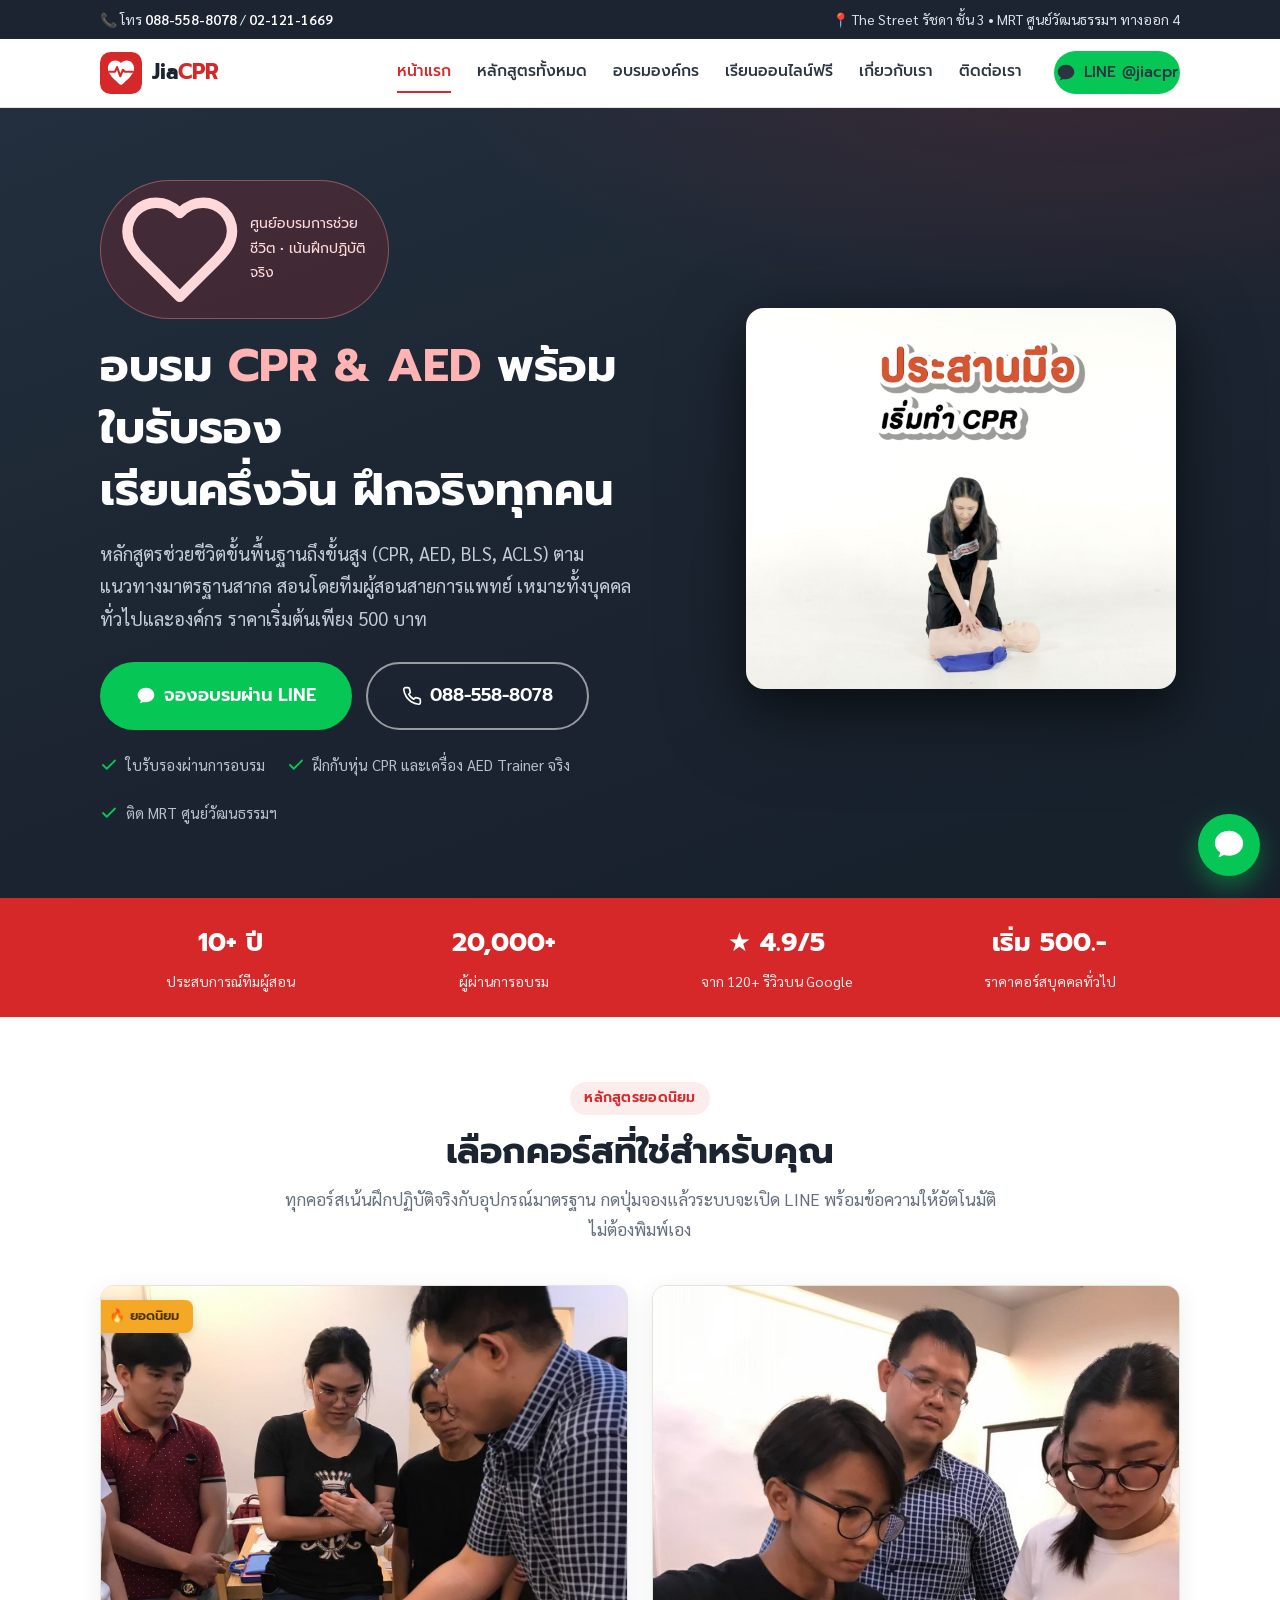
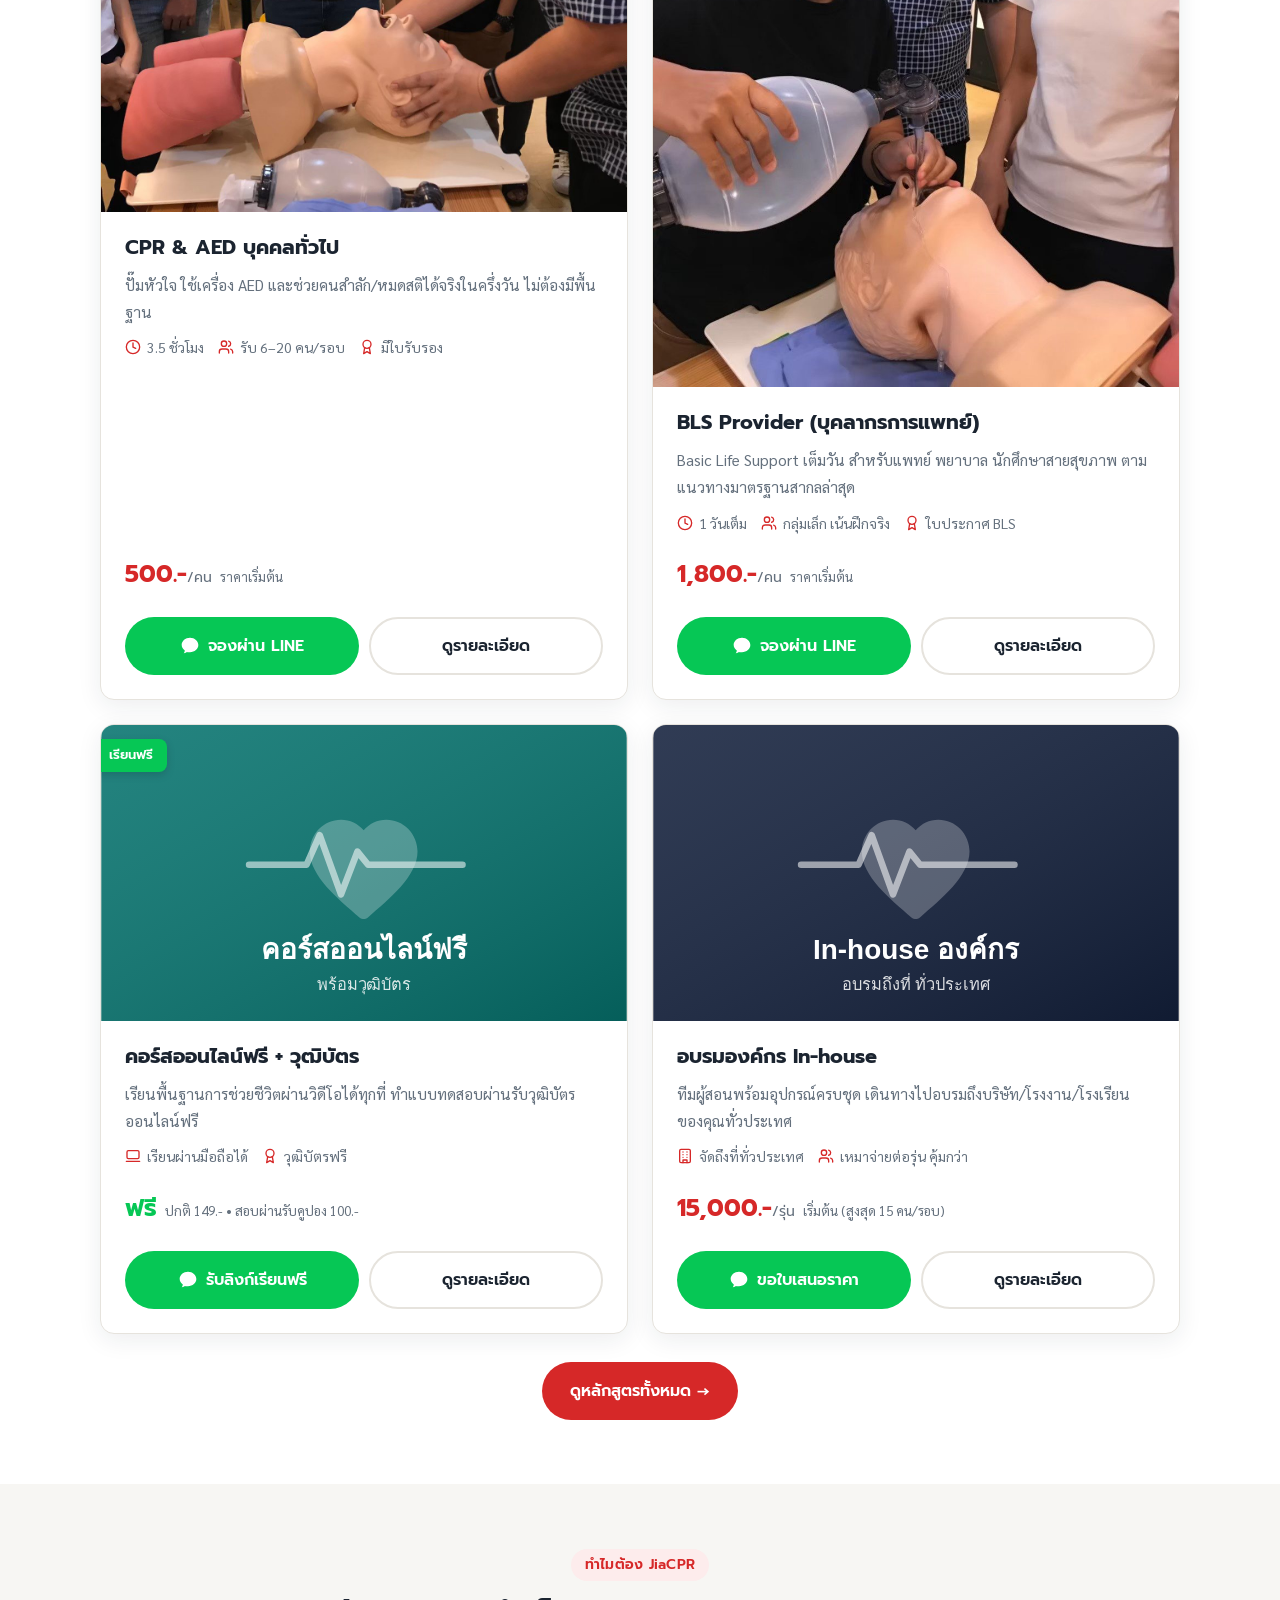
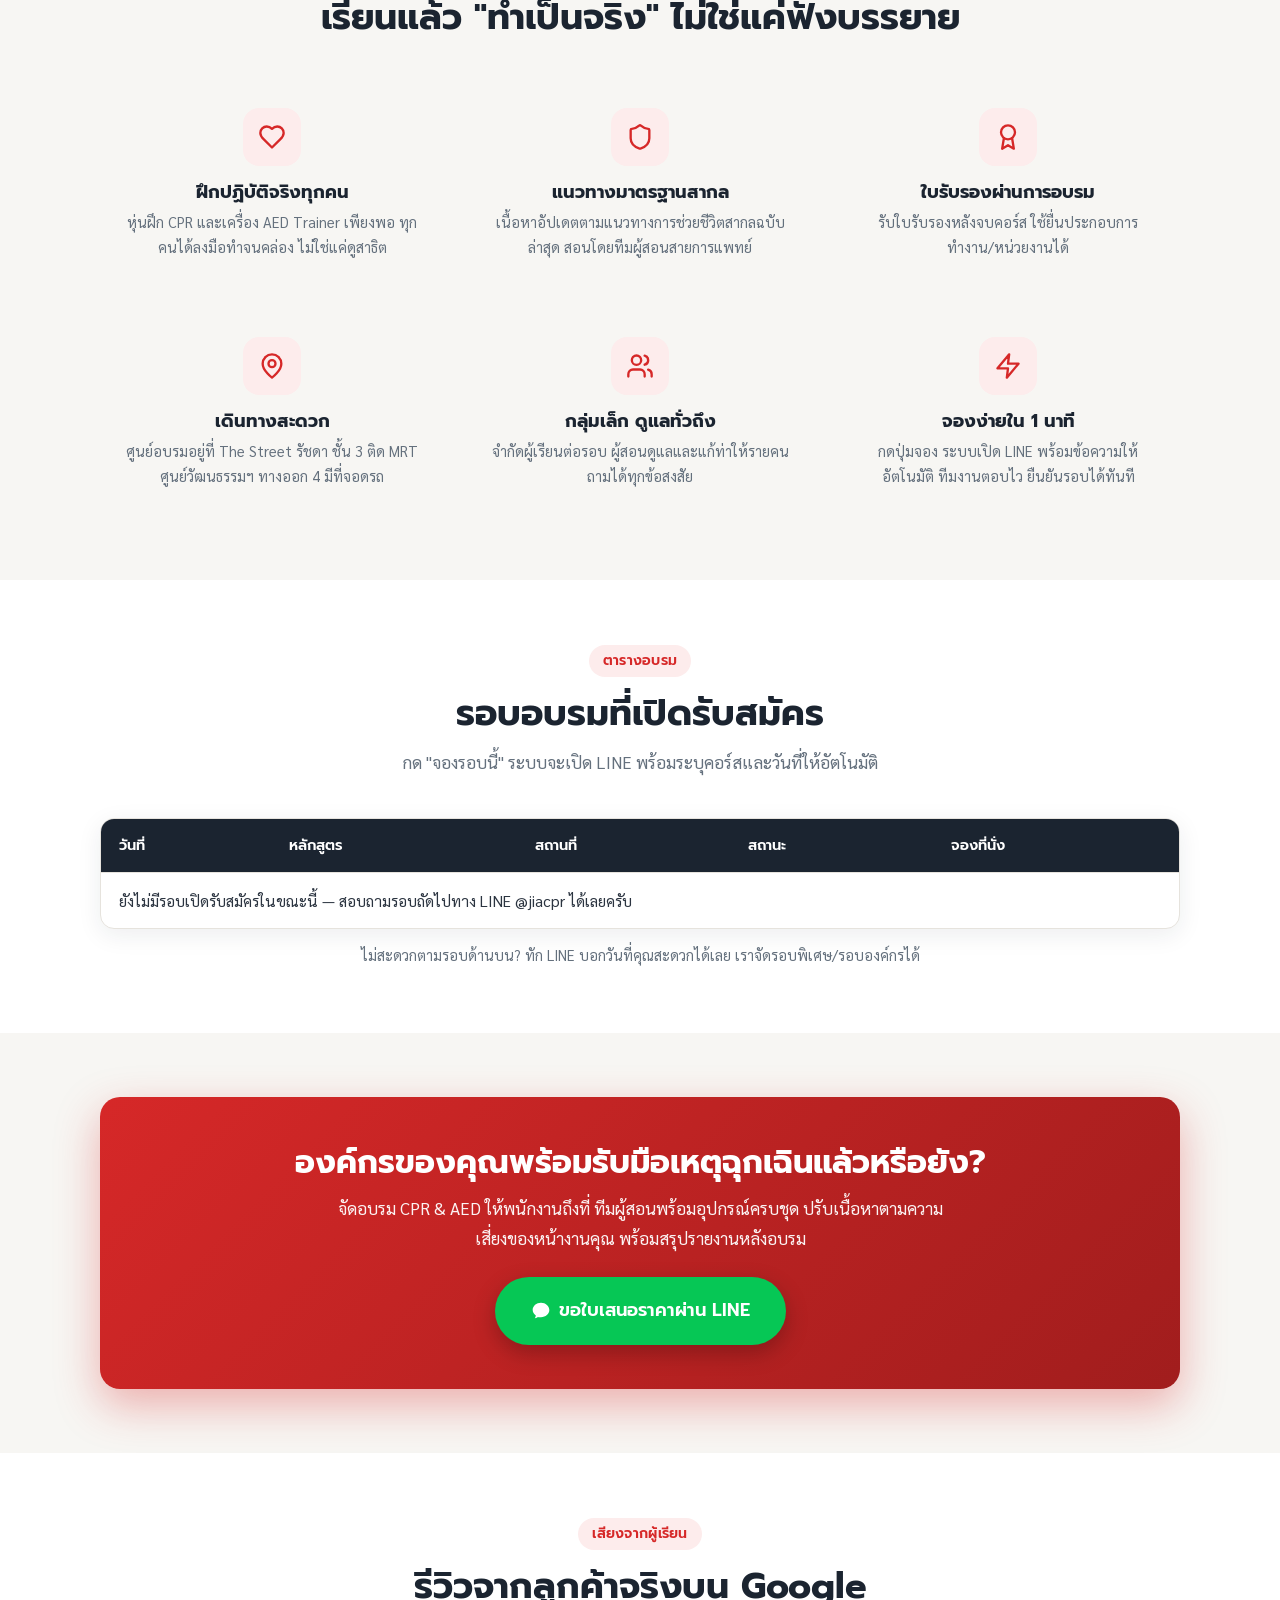
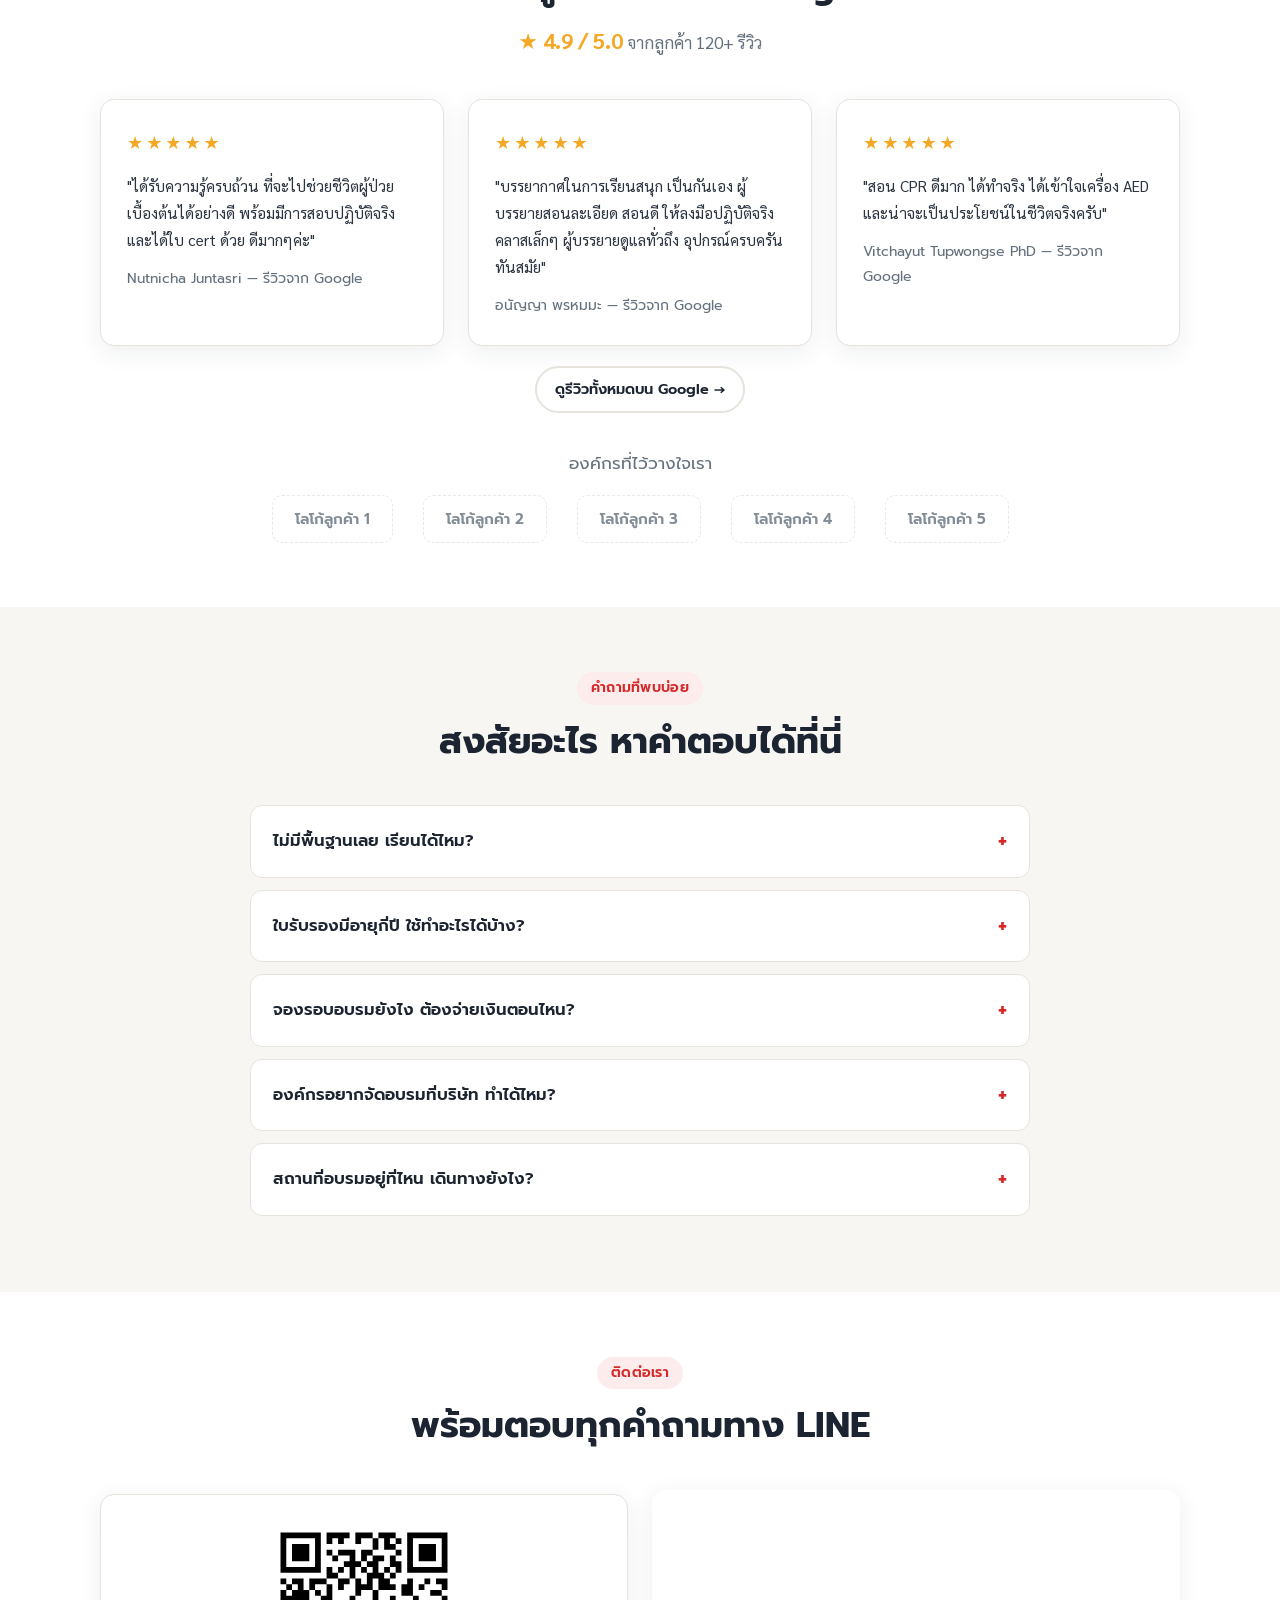
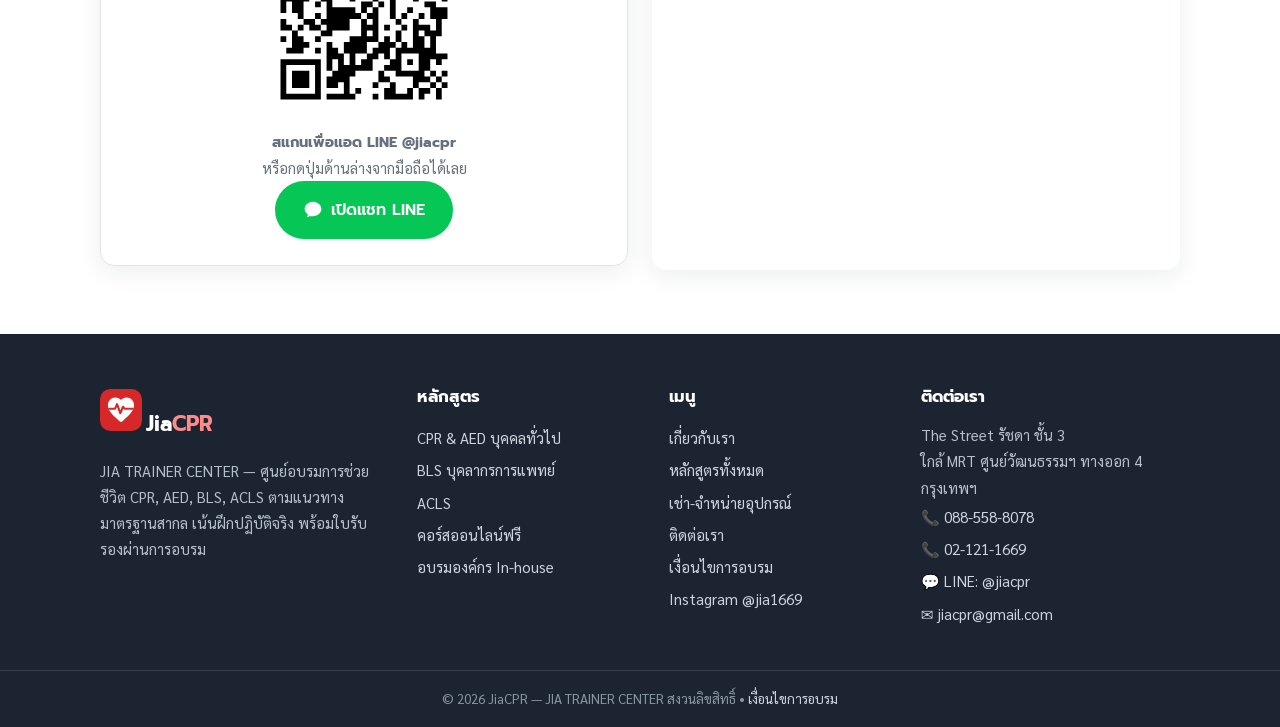
<file: index.html>
<!DOCTYPE html>
<html lang="th">
<head>
<meta charset="UTF-8">
<meta name="viewport" content="width=device-width, initial-scale=1.0">
<title>อบรม CPR & AED พร้อมใบรับรอง เริ่ม 500 บาท | JiaCPR — JIA TRAINER CENTER</title>
<meta name="description" content="อบรม CPR, AED, BLS, ACLS ตามแนวทางมาตรฐานสากล เน้นฝึกปฏิบัติจริงทุกคน พร้อมใบรับรอง ราคาเริ่ม 500 บาท ติด MRT ศูนย์วัฒนธรรมฯ จองผ่าน LINE @jiacpr ได้เลย">
<link rel="canonical" href="https://jiacpr.vercel.app/">
<meta name="theme-color" content="#d62828">
<meta property="og:type" content="website">
<meta property="og:site_name" content="JiaCPR — JIA TRAINER CENTER">
<meta property="og:title" content="อบรม CPR & AED พร้อมใบรับรอง เริ่ม 500 บาท | JiaCPR — JIA TRAINER CENTER">
<meta property="og:description" content="อบรม CPR, AED, BLS, ACLS ตามแนวทางมาตรฐานสากล เน้นฝึกปฏิบัติจริงทุกคน พร้อมใบรับรอง ราคาเริ่ม 500 บาท ติด MRT ศูนย์วัฒนธรรมฯ จองผ่าน LINE @jiacpr ได้เลย">
<meta property="og:url" content="https://jiacpr.vercel.app/">
<meta property="og:image" content="https://jiacpr.vercel.app/assets/img/og-cover.png">
<meta property="og:locale" content="th_TH">
<meta name="twitter:card" content="summary_large_image">
<link rel="icon" type="image/svg+xml" href="assets/img/logo.svg">
<link rel="preconnect" href="https://fonts.googleapis.com">
<link rel="preconnect" href="https://fonts.gstatic.com" crossorigin>
<link href="https://fonts.googleapis.com/css2?family=Prompt:wght@500;600;700&family=Sarabun:wght@400;600&display=swap" rel="stylesheet">
<link rel="stylesheet" href="assets/css/main.css">
<script type="application/ld+json">
{
  "@context": "https://schema.org",
  "@type": "LocalBusiness",
  "name": "JiaCPR — JIA TRAINER CENTER",
  "description": "ศูนย์อบรม CPR AED BLS ACLS ตามแนวทางมาตรฐานสากล พร้อมใบรับรอง เน้นฝึกปฏิบัติจริง",
  "url": "https://jiacpr.vercel.app/",
  "telephone": "+66885588078",
  "email": "jiacpr@gmail.com",
  "address": {
    "@type": "PostalAddress",
    "streetAddress": "The Street Ratchada ชั้น 3 ถนนรัชดาภิเษก",
    "addressLocality": "กรุงเทพมหานคร",
    "addressCountry": "TH"
  },
  "sameAs": ["https://www.instagram.com/jia1669/", "https://line.me/R/ti/p/%40jiacpr"]
}
</script>
</head>
<body>
<div class="topbar">
  <div class="container">
    <div>📞 โทร <a href="tel:0885588078">088-558-8078</a> / <a href="tel:021211669">02-121-1669</a></div>
    <div class="topbar-right">📍 The Street รัชดา ชั้น 3 • MRT ศูนย์วัฒนธรรมฯ ทางออก 4</div>
  </div>
</div>
<header class="site-header">
  <div class="container">
    <a class="brand" href="index.html">
      <img src="assets/img/logo.svg" alt="โลโก้ JiaCPR" width="42" height="42">
      <span class="brand-name">Jia<span>CPR</span></span>
    </a>
    <nav class="main-nav" id="mainNav">
      <a href="index.html" class="active">หน้าแรก</a>
      <a href="course.html">หลักสูตรทั้งหมด</a>
      <a href="inhouse.html">อบรมองค์กร</a>
      <a href="online.html">เรียนออนไลน์ฟรี</a>
      <a href="about.html">เกี่ยวกับเรา</a>
      <a href="contact.html">ติดต่อเรา</a>
      <a class="btn btn-line btn-sm nav-cta" data-line-msg="สนใจสอบถามคอร์สอบรม"><svg viewBox="0 0 24 24" fill="currentColor"><path d="M12 2C6.48 2 2 5.86 2 10.62c0 2.73 1.48 5.16 3.79 6.74-.13.98-.55 2.35-1.27 3.31 0 0 1.9-.26 3.8-1.55.6.14 1.22.24 1.86.28.6.06 1.2.1 1.82.1 5.52 0 10-3.86 10-8.62S17.52 2 12 2z"/></svg> LINE @jiacpr</a>
    </nav>
    <button class="menu-toggle" aria-label="เปิดเมนู" aria-expanded="false" aria-controls="mainNav">
      <svg viewBox="0 0 24 24" fill="none" stroke="currentColor" stroke-width="2" stroke-linecap="round"><path d="M4 6h16M4 12h16M4 18h16"/></svg>
    </button>
  </div>
</header>
<section class="hero">
  <div class="container">
    <div>
      <span class="hero-badge"><svg viewBox="0 0 24 24" fill="none" stroke="currentColor" stroke-width="2" stroke-linecap="round" stroke-linejoin="round"><path d="M19 14c1.49-1.46 3-3.21 3-5.5A5.5 5.5 0 0 0 16.5 3c-1.76 0-3 .5-4.5 2-1.5-1.5-2.74-2-4.5-2A5.5 5.5 0 0 0 2 8.5c0 2.3 1.5 4.05 3 5.5l7 7z"/></svg> ศูนย์อบรมการช่วยชีวิต • เน้นฝึกปฏิบัติจริง</span>
      <h1>อบรม <span class="hl">CPR &amp; AED</span> พร้อมใบรับรอง<br>เรียนครึ่งวัน ฝึกจริงทุกคน</h1>
      <p class="lead">หลักสูตรช่วยชีวิตขั้นพื้นฐานถึงขั้นสูง (CPR, AED, BLS, ACLS) ตามแนวทางมาตรฐานสากล สอนโดยทีมผู้สอนสายการแพทย์ เหมาะทั้งบุคคลทั่วไปและองค์กร ราคาเริ่มต้นเพียง 500 บาท</p>
      <div class="hero-ctas">
        <a class="btn btn-line btn-lg" data-line-msg="สนใจจองคอร์สอบรม CPR &amp; AED ขอรายละเอียดรอบอบรมครับ/ค่ะ"><svg viewBox="0 0 24 24" fill="currentColor"><path d="M12 2C6.48 2 2 5.86 2 10.62c0 2.73 1.48 5.16 3.79 6.74-.13.98-.55 2.35-1.27 3.31 0 0 1.9-.26 3.8-1.55.6.14 1.22.24 1.86.28.6.06 1.2.1 1.82.1 5.52 0 10-3.86 10-8.62S17.52 2 12 2z"/></svg> จองอบรมผ่าน LINE</a>
        <a class="btn btn-ghost btn-lg" href="tel:0885588078"><svg viewBox="0 0 24 24" fill="none" stroke="currentColor" stroke-width="2" stroke-linecap="round" stroke-linejoin="round"><path d="M22 16.92v3a2 2 0 0 1-2.18 2 19.79 19.79 0 0 1-8.63-3.07 19.5 19.5 0 0 1-6-6 19.79 19.79 0 0 1-3.07-8.67A2 2 0 0 1 4.11 2h3a2 2 0 0 1 2 1.72c.127.96.361 1.903.7 2.81a2 2 0 0 1-.45 2.11L8.09 9.91a16 16 0 0 0 6 6l1.27-1.27a2 2 0 0 1 2.11-.45c.907.339 1.85.573 2.81.7A2 2 0 0 1 22 16.92z"/></svg> 088-558-8078</a>
      </div>
      <ul class="hero-points">
        <li><svg viewBox="0 0 24 24" fill="none" stroke="currentColor" stroke-width="2.4" stroke-linecap="round" stroke-linejoin="round"><path d="M20 6 9 17l-5-5"/></svg> ใบรับรองผ่านการอบรม</li>
        <li><svg viewBox="0 0 24 24" fill="none" stroke="currentColor" stroke-width="2.4" stroke-linecap="round" stroke-linejoin="round"><path d="M20 6 9 17l-5-5"/></svg> ฝึกกับหุ่น CPR และเครื่อง AED Trainer จริง</li>
        <li><svg viewBox="0 0 24 24" fill="none" stroke="currentColor" stroke-width="2.4" stroke-linecap="round" stroke-linejoin="round"><path d="M20 6 9 17l-5-5"/></svg> ติด MRT ศูนย์วัฒนธรรมฯ</li>
      </ul>
    </div>
    <div class="hero-art">
      <img src="assets/img/guide-cpr-hands.jpg" alt="อบรม CPR AED BLS ACLS โดย JiaCPR" width="430" height="381" style="border-radius:18px;box-shadow:0 18px 40px rgba(0,0,0,.35)">
    </div>
  </div>
</section>

<!-- TODO: ยืนยันตัวเลขสถิติจริงก่อนเผยแพร่ -->
<section class="stat-strip">
  <div class="container">
    <div><span class="num">10+ ปี</span><span class="lbl">ประสบการณ์ทีมผู้สอน</span></div>
    <div><span class="num">20,000+</span><span class="lbl">ผู้ผ่านการอบรม</span></div>
    <div><span class="num">★ 4.9/5</span><span class="lbl">จาก 120+ รีวิวบน Google</span></div>
    <div><span class="num">เริ่ม 500.-</span><span class="lbl">ราคาคอร์สบุคคลทั่วไป</span></div>
  </div>
</section>

<section class="section" id="courses">
  <div class="container">
    <div class="section-head">
      <span class="eyebrow">หลักสูตรยอดนิยม</span>
      <h2>เลือกคอร์สที่ใช่สำหรับคุณ</h2>
      <p>ทุกคอร์สเน้นฝึกปฏิบัติจริงกับอุปกรณ์มาตรฐาน กดปุ่มจองแล้วระบบจะเปิด LINE พร้อมข้อความให้อัตโนมัติ ไม่ต้องพิมพ์เอง</p>
    </div>
    <div class="grid cols-2">

      <article class="card">
        <span class="ribbon">🔥 ยอดนิยม</span>
        <a class="card-media" href="cpr-aed.html"><img src="assets/img/class-cpr-group.jpg" alt="คอร์ส CPR และ AED สำหรับบุคคลทั่วไป" loading="lazy"></a>
        <div class="card-body">
          <h3>CPR &amp; AED บุคคลทั่วไป</h3>
          <p>ปั๊มหัวใจ ใช้เครื่อง AED และช่วยคนสำลัก/หมดสติได้จริงในครึ่งวัน ไม่ต้องมีพื้นฐาน</p>
          <div class="meta"><span><svg viewBox="0 0 24 24" fill="none" stroke="currentColor" stroke-width="2" stroke-linecap="round"><circle cx="12" cy="12" r="10"/><path d="M12 6v6l4 2"/></svg> 3.5 ชั่วโมง</span><span><svg viewBox="0 0 24 24" fill="none" stroke="currentColor" stroke-width="2" stroke-linecap="round" stroke-linejoin="round"><path d="M16 21v-2a4 4 0 0 0-4-4H6a4 4 0 0 0-4 4v2"/><circle cx="9" cy="7" r="4"/><path d="M22 21v-2a4 4 0 0 0-3-3.87M16 3.13a4 4 0 0 1 0 7.75"/></svg> รับ 6–20 คน/รอบ</span><span><svg viewBox="0 0 24 24" fill="none" stroke="currentColor" stroke-width="2" stroke-linecap="round" stroke-linejoin="round"><circle cx="12" cy="8" r="6"/><path d="M15.477 12.89 17 22l-5-3-5 3 1.523-9.11"/></svg> มีใบรับรอง</span></div>
          <!-- TODO: ยืนยันราคาจริง -->
          <div class="price-row"><span class="price">500.-<small>/คน</small></span><span class="price-note">ราคาเริ่มต้น</span></div>
          <div class="card-actions">
            <a class="btn btn-line" data-line-msg="สนใจจองคอร์ส CPR &amp; AED บุคคลทั่วไป"><svg viewBox="0 0 24 24" fill="currentColor"><path d="M12 2C6.48 2 2 5.86 2 10.62c0 2.73 1.48 5.16 3.79 6.74-.13.98-.55 2.35-1.27 3.31 0 0 1.9-.26 3.8-1.55.6.14 1.22.24 1.86.28.6.06 1.2.1 1.82.1 5.52 0 10-3.86 10-8.62S17.52 2 12 2z"/></svg> จองผ่าน LINE</a>
            <a class="btn btn-outline" href="cpr-aed.html">ดูรายละเอียด</a>
          </div>
        </div>
      </article>

      <article class="card">
        <a class="card-media" href="bls.html"><img src="assets/img/class-bvm-group.jpg" alt="คอร์ส BLS Provider สำหรับบุคลากรการแพทย์" loading="lazy"></a>
        <div class="card-body">
          <h3>BLS Provider (บุคลากรการแพทย์)</h3>
          <p>Basic Life Support เต็มวัน สำหรับแพทย์ พยาบาล นักศึกษาสายสุขภาพ ตามแนวทางมาตรฐานสากลล่าสุด</p>
          <div class="meta"><span><svg viewBox="0 0 24 24" fill="none" stroke="currentColor" stroke-width="2" stroke-linecap="round"><circle cx="12" cy="12" r="10"/><path d="M12 6v6l4 2"/></svg> 1 วันเต็ม</span><span><svg viewBox="0 0 24 24" fill="none" stroke="currentColor" stroke-width="2" stroke-linecap="round" stroke-linejoin="round"><path d="M16 21v-2a4 4 0 0 0-4-4H6a4 4 0 0 0-4 4v2"/><circle cx="9" cy="7" r="4"/><path d="M22 21v-2a4 4 0 0 0-3-3.87M16 3.13a4 4 0 0 1 0 7.75"/></svg> กลุ่มเล็ก เน้นฝึกจริง</span><span><svg viewBox="0 0 24 24" fill="none" stroke="currentColor" stroke-width="2" stroke-linecap="round" stroke-linejoin="round"><circle cx="12" cy="8" r="6"/><path d="M15.477 12.89 17 22l-5-3-5 3 1.523-9.11"/></svg> ใบประกาศ BLS</span></div>
          <!-- TODO: ยืนยันราคาจริง -->
          <div class="price-row"><span class="price">1,800.-<small>/คน</small></span><span class="price-note">ราคาเริ่มต้น</span></div>
          <div class="card-actions">
            <a class="btn btn-line" data-line-msg="สนใจจองคอร์ส BLS Provider สำหรับบุคลากรการแพทย์"><svg viewBox="0 0 24 24" fill="currentColor"><path d="M12 2C6.48 2 2 5.86 2 10.62c0 2.73 1.48 5.16 3.79 6.74-.13.98-.55 2.35-1.27 3.31 0 0 1.9-.26 3.8-1.55.6.14 1.22.24 1.86.28.6.06 1.2.1 1.82.1 5.52 0 10-3.86 10-8.62S17.52 2 12 2z"/></svg> จองผ่าน LINE</a>
            <a class="btn btn-outline" href="bls.html">ดูรายละเอียด</a>
          </div>
        </div>
      </article>

      <article class="card">
        <span class="ribbon free">เรียนฟรี</span>
        <a class="card-media" href="online.html"><img src="assets/img/ph-online.svg" alt="คอร์สออนไลน์ CPR ฟรี พร้อมวุฒิบัตร" loading="lazy"></a>
        <div class="card-body">
          <h3>คอร์สออนไลน์ฟรี + วุฒิบัตร</h3>
          <p>เรียนพื้นฐานการช่วยชีวิตผ่านวิดีโอได้ทุกที่ ทำแบบทดสอบผ่านรับวุฒิบัตรออนไลน์ฟรี</p>
          <div class="meta"><span><svg viewBox="0 0 24 24" fill="none" stroke="currentColor" stroke-width="2" stroke-linecap="round" stroke-linejoin="round"><rect x="3" y="4" width="18" height="12" rx="2"/><path d="M2 20h20"/></svg> เรียนผ่านมือถือได้</span><span><svg viewBox="0 0 24 24" fill="none" stroke="currentColor" stroke-width="2" stroke-linecap="round" stroke-linejoin="round"><circle cx="12" cy="8" r="6"/><path d="M15.477 12.89 17 22l-5-3-5 3 1.523-9.11"/></svg> วุฒิบัตรฟรี</span></div>
          <div class="price-row"><span class="price" style="color:var(--line)">ฟรี</span><span class="price-note">ปกติ 149.- • สอบผ่านรับคูปอง 100.-</span></div>
          <div class="card-actions">
            <a class="btn btn-line" data-line-msg="ขอรับลิงก์คอร์สออนไลน์ฟรี พร้อมวุฒิบัตร"><svg viewBox="0 0 24 24" fill="currentColor"><path d="M12 2C6.48 2 2 5.86 2 10.62c0 2.73 1.48 5.16 3.79 6.74-.13.98-.55 2.35-1.27 3.31 0 0 1.9-.26 3.8-1.55.6.14 1.22.24 1.86.28.6.06 1.2.1 1.82.1 5.52 0 10-3.86 10-8.62S17.52 2 12 2z"/></svg> รับลิงก์เรียนฟรี</a>
            <a class="btn btn-outline" href="online.html">ดูรายละเอียด</a>
          </div>
        </div>
      </article>

      <article class="card">
        <a class="card-media" href="inhouse.html"><img src="assets/img/ph-inhouse.svg" alt="อบรม CPR สำหรับองค์กรแบบ In-house" loading="lazy"></a>
        <div class="card-body">
          <h3>อบรมองค์กร In-house</h3>
          <p>ทีมผู้สอนพร้อมอุปกรณ์ครบชุด เดินทางไปอบรมถึงบริษัท/โรงงาน/โรงเรียนของคุณทั่วประเทศ</p>
          <div class="meta"><span><svg viewBox="0 0 24 24" fill="none" stroke="currentColor" stroke-width="2" stroke-linecap="round" stroke-linejoin="round"><rect x="4" y="2" width="16" height="20" rx="2"/><path d="M9 22v-4h6v4M9 6h.01M15 6h.01M9 10h.01M15 10h.01M9 14h.01M15 14h.01"/></svg> จัดถึงที่ทั่วประเทศ</span><span><svg viewBox="0 0 24 24" fill="none" stroke="currentColor" stroke-width="2" stroke-linecap="round" stroke-linejoin="round"><path d="M16 21v-2a4 4 0 0 0-4-4H6a4 4 0 0 0-4 4v2"/><circle cx="9" cy="7" r="4"/><path d="M22 21v-2a4 4 0 0 0-3-3.87M16 3.13a4 4 0 0 1 0 7.75"/></svg> เหมาจ่ายต่อรุ่น คุ้มกว่า</span></div>
          <!-- TODO: ยืนยันราคาจริง -->
          <div class="price-row"><span class="price">15,000.-<small>/รุ่น</small></span><span class="price-note">เริ่มต้น (สูงสุด 15 คน/รอบ)</span></div>
          <div class="card-actions">
            <a class="btn btn-line" data-line-msg="ขอใบเสนอราคาอบรม In-house สำหรับองค์กร"><svg viewBox="0 0 24 24" fill="currentColor"><path d="M12 2C6.48 2 2 5.86 2 10.62c0 2.73 1.48 5.16 3.79 6.74-.13.98-.55 2.35-1.27 3.31 0 0 1.9-.26 3.8-1.55.6.14 1.22.24 1.86.28.6.06 1.2.1 1.82.1 5.52 0 10-3.86 10-8.62S17.52 2 12 2z"/></svg> ขอใบเสนอราคา</a>
            <a class="btn btn-outline" href="inhouse.html">ดูรายละเอียด</a>
          </div>
        </div>
      </article>

    </div>
    <p style="text-align:center;margin-top:28px"><a class="btn btn-red" href="course.html">ดูหลักสูตรทั้งหมด →</a></p>
  </div>
</section>

<section class="section alt">
  <div class="container">
    <div class="section-head">
      <span class="eyebrow">ทำไมต้อง JiaCPR</span>
      <h2>เรียนแล้ว "ทำเป็นจริง" ไม่ใช่แค่ฟังบรรยาย</h2>
    </div>
    <div class="grid cols-3">
      <div class="feature"><div class="icon"><svg viewBox="0 0 24 24" fill="none" stroke="currentColor" stroke-width="2" stroke-linecap="round" stroke-linejoin="round"><path d="M19 14c1.49-1.46 3-3.21 3-5.5A5.5 5.5 0 0 0 16.5 3c-1.76 0-3 .5-4.5 2-1.5-1.5-2.74-2-4.5-2A5.5 5.5 0 0 0 2 8.5c0 2.3 1.5 4.05 3 5.5l7 7z"/></svg></div><h3>ฝึกปฏิบัติจริงทุกคน</h3><p>หุ่นฝึก CPR และเครื่อง AED Trainer เพียงพอ ทุกคนได้ลงมือทำจนคล่อง ไม่ใช่แค่ดูสาธิต</p></div>
      <div class="feature"><div class="icon"><svg viewBox="0 0 24 24" fill="none" stroke="currentColor" stroke-width="2" stroke-linecap="round" stroke-linejoin="round"><path d="M20 13c0 5-3.5 7.5-7.66 8.95a1 1 0 0 1-.67-.01C7.5 20.5 4 18 4 13V6a1 1 0 0 1 1-1c2 0 4.5-1.2 6.24-2.72a1.17 1.17 0 0 1 1.52 0C14.51 3.81 17 5 19 5a1 1 0 0 1 1 1z"/></svg></div><h3>แนวทางมาตรฐานสากล</h3><p>เนื้อหาอัปเดตตามแนวทางการช่วยชีวิตสากลฉบับล่าสุด สอนโดยทีมผู้สอนสายการแพทย์</p></div>
      <div class="feature"><div class="icon"><svg viewBox="0 0 24 24" fill="none" stroke="currentColor" stroke-width="2" stroke-linecap="round" stroke-linejoin="round"><circle cx="12" cy="8" r="6"/><path d="M15.477 12.89 17 22l-5-3-5 3 1.523-9.11"/></svg></div><h3>ใบรับรองผ่านการอบรม</h3><p>รับใบรับรองหลังจบคอร์ส ใช้ยื่นประกอบการทำงาน/หน่วยงานได้</p></div>
      <div class="feature"><div class="icon"><svg viewBox="0 0 24 24" fill="none" stroke="currentColor" stroke-width="2" stroke-linecap="round" stroke-linejoin="round"><path d="M20 10c0 6-8 12-8 12s-8-6-8-12a8 8 0 0 1 16 0z"/><circle cx="12" cy="10" r="3"/></svg></div><h3>เดินทางสะดวก</h3><p>ศูนย์อบรมอยู่ที่ The Street รัชดา ชั้น 3 ติด MRT ศูนย์วัฒนธรรมฯ ทางออก 4 มีที่จอดรถ</p></div>
      <div class="feature"><div class="icon"><svg viewBox="0 0 24 24" fill="none" stroke="currentColor" stroke-width="2" stroke-linecap="round" stroke-linejoin="round"><path d="M16 21v-2a4 4 0 0 0-4-4H6a4 4 0 0 0-4 4v2"/><circle cx="9" cy="7" r="4"/><path d="M22 21v-2a4 4 0 0 0-3-3.87M16 3.13a4 4 0 0 1 0 7.75"/></svg></div><h3>กลุ่มเล็ก ดูแลทั่วถึง</h3><p>จำกัดผู้เรียนต่อรอบ ผู้สอนดูแลและแก้ท่าให้รายคน ถามได้ทุกข้อสงสัย</p></div>
      <div class="feature"><div class="icon"><svg viewBox="0 0 24 24" fill="none" stroke="currentColor" stroke-width="2" stroke-linecap="round" stroke-linejoin="round"><path d="M13 2 3 14h9l-1 8 10-12h-9l1-8z"/></svg></div><h3>จองง่ายใน 1 นาที</h3><p>กดปุ่มจอง ระบบเปิด LINE พร้อมข้อความให้อัตโนมัติ ทีมงานตอบไว ยืนยันรอบได้ทันที</p></div>
    </div>
  </div>
</section>

<section class="section" id="schedule">
  <div class="container">
    <div class="section-head">
      <span class="eyebrow">ตารางอบรม</span>
      <h2>รอบอบรมที่เปิดรับสมัคร</h2>
      <p>กด "จองรอบนี้" ระบบจะเปิด LINE พร้อมระบุคอร์สและวันที่ให้อัตโนมัติ</p>
    </div>
    <div class="schedule-wrap">
  <table class="schedule">
    <thead><tr><th>วันที่</th><th>หลักสูตร</th><th>สถานที่</th><th>สถานะ</th><th>จองที่นั่ง</th></tr></thead>
    <tbody data-schedule-body data-base="assets/data/schedule.json">
      <tr><td colspan="5">กำลังโหลดตารางรอบอบรม…</td></tr>
    </tbody>
  </table>
</div>
<p style="text-align:center;color:var(--muted);font-size:14.5px;margin-top:14px">ไม่สะดวกตามรอบด้านบน? ทัก LINE บอกวันที่คุณสะดวกได้เลย เราจัดรอบพิเศษ/รอบองค์กรได้</p>
  </div>
</section>

<section class="section alt">
  <div class="container">
    <div class="cta-banner">
      <h2>องค์กรของคุณพร้อมรับมือเหตุฉุกเฉินแล้วหรือยัง?</h2>
      <p>จัดอบรม CPR &amp; AED ให้พนักงานถึงที่ ทีมผู้สอนพร้อมอุปกรณ์ครบชุด ปรับเนื้อหาตามความเสี่ยงของหน้างานคุณ พร้อมสรุปรายงานหลังอบรม</p>
      <a class="btn btn-line btn-lg" data-line-msg="ขอใบเสนอราคาอบรม In-house สำหรับองค์กร จำนวนผู้เรียนประมาณ __ คน"><svg viewBox="0 0 24 24" fill="currentColor"><path d="M12 2C6.48 2 2 5.86 2 10.62c0 2.73 1.48 5.16 3.79 6.74-.13.98-.55 2.35-1.27 3.31 0 0 1.9-.26 3.8-1.55.6.14 1.22.24 1.86.28.6.06 1.2.1 1.82.1 5.52 0 10-3.86 10-8.62S17.52 2 12 2z"/></svg> ขอใบเสนอราคาผ่าน LINE</a>
    </div>
  </div>
</section>

<section class="section">
  <div class="container">
    <div class="section-head">
      <span class="eyebrow">เสียงจากผู้เรียน</span>
      <h2>รีวิวจากลูกค้าจริงบน Google</h2>
      <p><strong style="color:var(--amber);font-size:22px">★ 4.9 / 5.0</strong> จากลูกค้า 120+ รีวิว</p>
    </div>
    <div class="grid cols-3">
      <div class="quote"><div class="stars">★★★★★</div><p>"ได้รับความรู้ครบถ้วน ที่จะไปช่วยชีวิตผู้ป่วยเบื้องต้นได้อย่างดี พร้อมมีการสอบปฏิบัติจริง และได้ใบ cert ด้วย ดีมากๆค่ะ"</p><div class="who">Nutnicha Juntasri — รีวิวจาก Google</div></div>
      <div class="quote"><div class="stars">★★★★★</div><p>"บรรยากาศในการเรียนสนุก เป็นกันเอง ผู้บรรยายสอนละเอียด สอนดี ให้ลงมือปฏิบัติจริง คลาสเล็กๆ ผู้บรรยายดูแลทั่วถึง อุปกรณ์ครบครันทันสมัย"</p><div class="who">อนัญญา พรหมมะ — รีวิวจาก Google</div></div>
      <div class="quote"><div class="stars">★★★★★</div><p>"สอน CPR ดีมาก ได้ทำจริง ได้เข้าใจเครื่อง AED และน่าจะเป็นประโยชน์ในชีวิตจริงครับ"</p><div class="who">Vitchayut Tupwongse PhD — รีวิวจาก Google</div></div>
    </div>
    <p style="text-align:center;margin-top:20px"><a class="btn btn-outline btn-sm" href="https://www.google.com/maps/search/?api=1&amp;query=JIA+TRAINER+CENTER+The+Street+Ratchada" target="_blank" rel="noopener">ดูรีวิวทั้งหมดบน Google →</a></p>
    <div style="margin-top:36px">
      <p style="text-align:center;color:var(--muted);font-family:var(--font-head);margin-bottom:16px">องค์กรที่ไว้วางใจเรา</p>
      <!-- TODO: แทนที่ด้วยโลโก้ลูกค้าองค์กรจริง -->
      <div class="logo-row"><span>โลโก้ลูกค้า 1</span><span>โลโก้ลูกค้า 2</span><span>โลโก้ลูกค้า 3</span><span>โลโก้ลูกค้า 4</span><span>โลโก้ลูกค้า 5</span></div>
    </div>
  </div>
</section>

<section class="section alt" id="faq">
  <div class="container" style="max-width:820px">
    <div class="section-head">
      <span class="eyebrow">คำถามที่พบบ่อย</span>
      <h2>สงสัยอะไร หาคำตอบได้ที่นี่</h2>
    </div>
    <details class="faq-item"><summary>ไม่มีพื้นฐานเลย เรียนได้ไหม?</summary><div class="faq-body">ได้แน่นอน คอร์ส CPR &amp; AED บุคคลทั่วไปออกแบบมาสำหรับคนไม่มีพื้นฐานโดยเฉพาะ สอนตั้งแต่การประเมินผู้ป่วยจนถึงใช้เครื่อง AED และให้ฝึกจนทำเป็นจริงทุกคน</div></details>
    <details class="faq-item"><summary>ใบรับรองมีอายุกี่ปี ใช้ทำอะไรได้บ้าง?</summary><div class="faq-body">ใบรับรองผ่านการอบรมมีอายุ 2 ปี เมื่อใกล้ครบกำหนดสามารถอบรมทบทวน (Renewal Course) เพื่อต่ออายุได้ ใช้ยื่นประกอบการสมัครงาน สถานศึกษา หรือข้อกำหนดความปลอดภัยขององค์กรได้</div></details>
    <details class="faq-item"><summary>จองรอบอบรมยังไง ต้องจ่ายเงินตอนไหน?</summary><div class="faq-body">กดปุ่ม "จองผ่าน LINE" บนเว็บ ระบบจะเปิดแชท LINE @jiacpr พร้อมข้อความให้อัตโนมัติ ทีมงานจะยืนยันรอบและแจ้งวิธีชำระเงินให้ในแชท</div></details>
    <details class="faq-item"><summary>องค์กรอยากจัดอบรมที่บริษัท ทำได้ไหม?</summary><div class="faq-body">ได้เลย เรามีบริการ In-house เดินทางไปอบรมถึงที่ทั่วประเทศ พร้อมหุ่นฝึกและเครื่อง AED Trainer ครบชุด ปรับเนื้อหาตามความเสี่ยงของหน้างาน แจ้งจำนวนผู้เรียนทาง LINE เพื่อรับใบเสนอราคาได้ทันที</div></details>
    <details class="faq-item"><summary>สถานที่อบรมอยู่ที่ไหน เดินทางยังไง?</summary><div class="faq-body">ศูนย์อบรมอยู่ที่ The Street รัชดา ชั้น 3 ถนนรัชดาภิเษก เดินจาก MRT ศูนย์วัฒนธรรมแห่งประเทศไทย ทางออก 4 เพียงไม่กี่นาที หรือขับรถมาจอดที่ห้างได้</div></details>
  </div>
</section>

<section class="section">
  <div class="container">
    <div class="section-head">
      <span class="eyebrow">ติดต่อเรา</span>
      <h2>พร้อมตอบทุกคำถามทาง LINE</h2>
    </div>
    <div class="grid cols-2" style="align-items:center">
      <div class="qr-box">
        <img src="assets/img/line-qr.svg" alt="QR Code LINE @jiacpr" width="190" height="190">
        <p><strong style="font-family:var(--font-head)">สแกนเพื่อแอด LINE @jiacpr</strong><br>หรือกดปุ่มด้านล่างจากมือถือได้เลย</p>
        <a class="btn btn-line" data-line-msg="สนใจสอบถามคอร์สอบรม"><svg viewBox="0 0 24 24" fill="currentColor"><path d="M12 2C6.48 2 2 5.86 2 10.62c0 2.73 1.48 5.16 3.79 6.74-.13.98-.55 2.35-1.27 3.31 0 0 1.9-.26 3.8-1.55.6.14 1.22.24 1.86.28.6.06 1.2.1 1.82.1 5.52 0 10-3.86 10-8.62S17.52 2 12 2z"/></svg> เปิดแชท LINE</a>
      </div>
      <iframe class="map-embed" src="https://www.google.com/maps?q=The+Street+Ratchada&output=embed" title="แผนที่ JiaCPR ที่ The Street รัชดา" loading="lazy" referrerpolicy="no-referrer-when-downgrade"></iframe>
    </div>
  </div>
</section>

<footer class="site-footer">
  <div class="container">
    <div>
      <a class="brand" href="index.html" style="margin-bottom:12px">
        <img src="assets/img/logo.svg" alt="โลโก้ JiaCPR" width="42" height="42">
        <span class="brand-name">Jia<span style="color:#ff8a8a">CPR</span></span>
      </a>
      <p>JIA TRAINER CENTER — ศูนย์อบรมการช่วยชีวิต CPR, AED, BLS, ACLS ตามแนวทางมาตรฐานสากล เน้นฝึกปฏิบัติจริง พร้อมใบรับรองผ่านการอบรม</p>
    </div>
    <div>
      <h4>หลักสูตร</h4>
      <a href="cpr-aed.html">CPR &amp; AED บุคคลทั่วไป</a>
      <a href="bls.html">BLS บุคลากรการแพทย์</a>
      <a href="acls.html">ACLS</a>
      <a href="online.html">คอร์สออนไลน์ฟรี</a>
      <a href="inhouse.html">อบรมองค์กร In-house</a>
    </div>
    <div>
      <h4>เมนู</h4>
      <a href="about.html">เกี่ยวกับเรา</a>
      <a href="course.html">หลักสูตรทั้งหมด</a>
      <a href="rental.html">เช่า-จำหน่ายอุปกรณ์</a>
      <a href="contact.html">ติดต่อเรา</a>
      <a href="terms.html">เงื่อนไขการอบรม</a>
      <a href="https://www.instagram.com/jia1669/" target="_blank" rel="noopener">Instagram @jia1669</a>
    </div>
    <div>
      <h4>ติดต่อเรา</h4>
      <p>The Street รัชดา ชั้น 3<br>ใกล้ MRT ศูนย์วัฒนธรรมฯ ทางออก 4 กรุงเทพฯ</p>
      <a href="tel:0885588078">📞 088-558-8078</a>
      <a href="tel:021211669">📞 02-121-1669</a>
      <a data-line-msg="สนใจสอบถามคอร์สอบรม">💬 LINE: @jiacpr</a>
      <a href="mailto:jiacpr@gmail.com">✉️ jiacpr@gmail.com</a>
    </div>
  </div>
  <div class="footer-bottom">© <span data-year>2026</span> JiaCPR — JIA TRAINER CENTER สงวนลิขสิทธิ์ • <a href="terms.html" style="display:inline">เงื่อนไขการอบรม</a></div>
</footer>

<a class="float-line" data-line-msg="สนใจสอบถามคอร์สอบรม" aria-label="แชท LINE @jiacpr"><svg viewBox="0 0 24 24" fill="currentColor"><path d="M12 2C6.48 2 2 5.86 2 10.62c0 2.73 1.48 5.16 3.79 6.74-.13.98-.55 2.35-1.27 3.31 0 0 1.9-.26 3.8-1.55.6.14 1.22.24 1.86.28.6.06 1.2.1 1.82.1 5.52 0 10-3.86 10-8.62S17.52 2 12 2z"/></svg></a>

<nav class="mobile-bar" aria-label="เมนูติดต่อด่วน">
  <a class="mb-call" href="tel:0885588078"><svg viewBox="0 0 24 24" fill="none" stroke="currentColor" stroke-width="2" stroke-linecap="round" stroke-linejoin="round"><path d="M22 16.92v3a2 2 0 0 1-2.18 2 19.79 19.79 0 0 1-8.63-3.07 19.5 19.5 0 0 1-6-6 19.79 19.79 0 0 1-3.07-8.67A2 2 0 0 1 4.11 2h3a2 2 0 0 1 2 1.72c.127.96.361 1.903.7 2.81a2 2 0 0 1-.45 2.11L8.09 9.91a16 16 0 0 0 6 6l1.27-1.27a2 2 0 0 1 2.11-.45c.907.339 1.85.573 2.81.7A2 2 0 0 1 22 16.92z"/></svg><span>โทรเลย</span></a>
  <a class="mb-line" data-line-msg="สนใจสอบถามคอร์สอบรม"><svg viewBox="0 0 24 24" fill="currentColor"><path d="M12 2C6.48 2 2 5.86 2 10.62c0 2.73 1.48 5.16 3.79 6.74-.13.98-.55 2.35-1.27 3.31 0 0 1.9-.26 3.8-1.55.6.14 1.22.24 1.86.28.6.06 1.2.1 1.82.1 5.52 0 10-3.86 10-8.62S17.52 2 12 2z"/></svg><span>แชท LINE</span></a>
  <a class="mb-course" href="course.html"><svg viewBox="0 0 24 24" fill="none" stroke="currentColor" stroke-width="2" stroke-linecap="round" stroke-linejoin="round"><path d="M4 19.5v-15A2.5 2.5 0 0 1 6.5 2H20v20H6.5a2.5 2.5 0 0 1 0-5H20"/></svg><span>ดูคอร์ส</span></a>
</nav>

<script src="https://ads2.jiacpr.com/track.js" data-business="jiacpr-course" defer></script>
<script src="assets/js/main.js" defer></script>
</body>
</html>
</file>
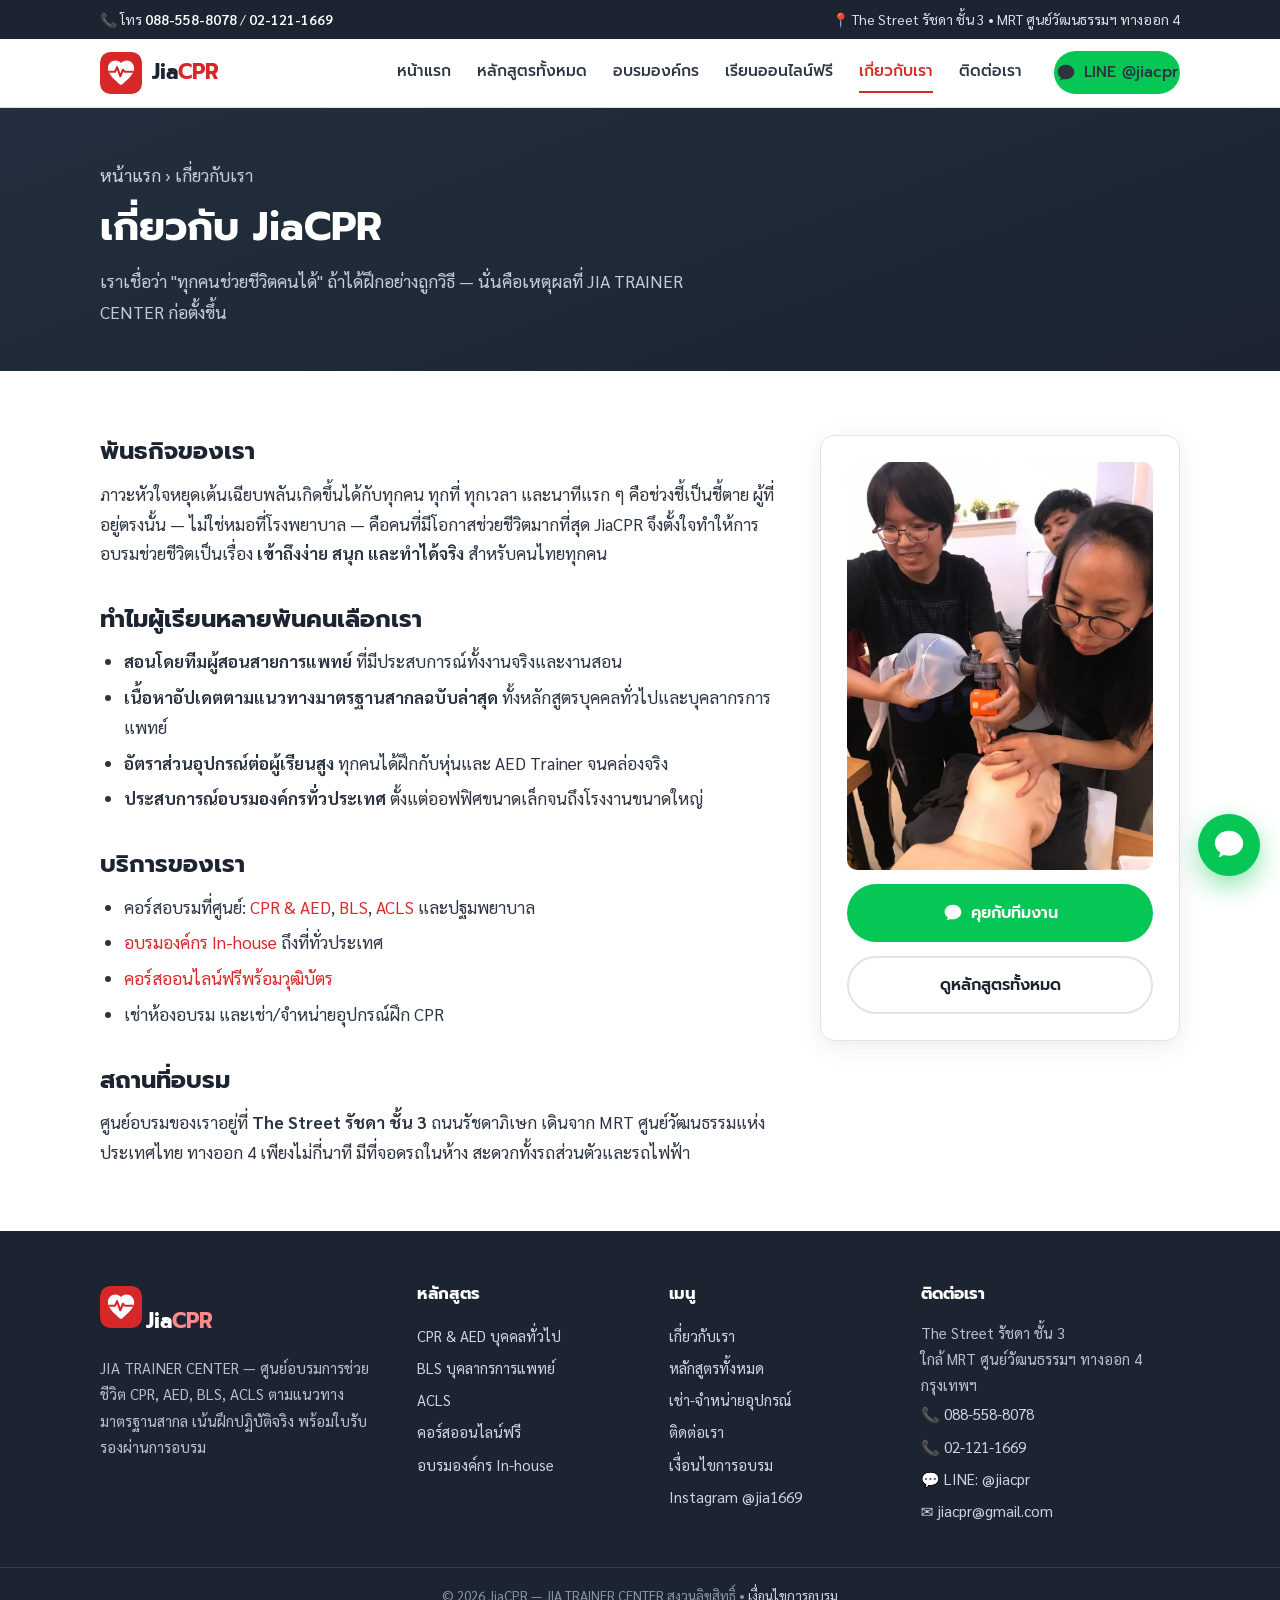
<file: about.html>
<!DOCTYPE html>
<html lang="th">
<head>
<meta charset="UTF-8">
<meta name="viewport" content="width=device-width, initial-scale=1.0">
<title>เกี่ยวกับเรา JIA TRAINER CENTER | JiaCPR</title>
<meta name="description" content="รู้จัก JiaCPR — JIA TRAINER CENTER ศูนย์อบรมการช่วยชีวิต CPR AED BLS ACLS โดยทีมผู้สอนสายการแพทย์ เน้นฝึกปฏิบัติจริง ที่ The Street รัชดา กรุงเทพฯ">
<link rel="canonical" href="https://jiacpr.vercel.app/about">
<meta name="theme-color" content="#d62828">
<meta property="og:type" content="website">
<meta property="og:site_name" content="JiaCPR — JIA TRAINER CENTER">
<meta property="og:title" content="เกี่ยวกับเรา JIA TRAINER CENTER | JiaCPR">
<meta property="og:description" content="รู้จัก JiaCPR — JIA TRAINER CENTER ศูนย์อบรมการช่วยชีวิต CPR AED BLS ACLS โดยทีมผู้สอนสายการแพทย์ เน้นฝึกปฏิบัติจริง ที่ The Street รัชดา กรุงเทพฯ">
<meta property="og:url" content="https://jiacpr.vercel.app/about">
<meta property="og:image" content="https://jiacpr.vercel.app/assets/img/og-cover.png">
<meta property="og:locale" content="th_TH">
<meta name="twitter:card" content="summary_large_image">
<link rel="icon" type="image/svg+xml" href="assets/img/logo.svg">
<link rel="preconnect" href="https://fonts.googleapis.com">
<link rel="preconnect" href="https://fonts.gstatic.com" crossorigin>
<link href="https://fonts.googleapis.com/css2?family=Prompt:wght@500;600;700&family=Sarabun:wght@400;600&display=swap" rel="stylesheet">
<link rel="stylesheet" href="assets/css/main.css">
</head>
<body>
<div class="topbar">
  <div class="container">
    <div>📞 โทร <a href="tel:0885588078">088-558-8078</a> / <a href="tel:021211669">02-121-1669</a></div>
    <div class="topbar-right">📍 The Street รัชดา ชั้น 3 • MRT ศูนย์วัฒนธรรมฯ ทางออก 4</div>
  </div>
</div>
<header class="site-header">
  <div class="container">
    <a class="brand" href="index.html">
      <img src="assets/img/logo.svg" alt="โลโก้ JiaCPR" width="42" height="42">
      <span class="brand-name">Jia<span>CPR</span></span>
    </a>
    <nav class="main-nav" id="mainNav">
      <a href="index.html">หน้าแรก</a>
      <a href="course.html">หลักสูตรทั้งหมด</a>
      <a href="inhouse.html">อบรมองค์กร</a>
      <a href="online.html">เรียนออนไลน์ฟรี</a>
      <a href="about.html" class="active">เกี่ยวกับเรา</a>
      <a href="contact.html">ติดต่อเรา</a>
      <a class="btn btn-line btn-sm nav-cta" data-line-msg="สนใจสอบถามคอร์สอบรม"><svg viewBox="0 0 24 24" fill="currentColor"><path d="M12 2C6.48 2 2 5.86 2 10.62c0 2.73 1.48 5.16 3.79 6.74-.13.98-.55 2.35-1.27 3.31 0 0 1.9-.26 3.8-1.55.6.14 1.22.24 1.86.28.6.06 1.2.1 1.82.1 5.52 0 10-3.86 10-8.62S17.52 2 12 2z"/></svg> LINE @jiacpr</a>
    </nav>
    <button class="menu-toggle" aria-label="เปิดเมนู" aria-expanded="false" aria-controls="mainNav">
      <svg viewBox="0 0 24 24" fill="none" stroke="currentColor" stroke-width="2" stroke-linecap="round"><path d="M4 6h16M4 12h16M4 18h16"/></svg>
    </button>
  </div>
</header>
<section class="page-hero">
  <div class="container">
    <p class="crumbs"><a href="index.html">หน้าแรก</a> › เกี่ยวกับเรา</p>
    <h1>เกี่ยวกับ JiaCPR</h1>
    <p>เราเชื่อว่า "ทุกคนช่วยชีวิตคนได้" ถ้าได้ฝึกอย่างถูกวิธี — นั่นคือเหตุผลที่ JIA TRAINER CENTER ก่อตั้งขึ้น</p>
  </div>
</section>

<section class="section">
  <div class="container detail-grid">
    <div class="detail-main">
      <h2>พันธกิจของเรา</h2>
      <p>ภาวะหัวใจหยุดเต้นเฉียบพลันเกิดขึ้นได้กับทุกคน ทุกที่ ทุกเวลา และนาทีแรก ๆ คือช่วงชี้เป็นชี้ตาย ผู้ที่อยู่ตรงนั้น — ไม่ใช่หมอที่โรงพยาบาล — คือคนที่มีโอกาสช่วยชีวิตมากที่สุด JiaCPR จึงตั้งใจทำให้การอบรมช่วยชีวิตเป็นเรื่อง <strong>เข้าถึงง่าย สนุก และทำได้จริง</strong> สำหรับคนไทยทุกคน</p>
      <h2>ทำไมผู้เรียนหลายพันคนเลือกเรา</h2>
      <ul>
        <li><strong>สอนโดยทีมผู้สอนสายการแพทย์</strong> ที่มีประสบการณ์ทั้งงานจริงและงานสอน <!-- TODO: เติมชื่อ-คุณวุฒิผู้สอนจริง --></li>
        <li><strong>เนื้อหาอัปเดตตามแนวทางมาตรฐานสากลฉบับล่าสุด</strong> ทั้งหลักสูตรบุคคลทั่วไปและบุคลากรการแพทย์</li>
        <li><strong>อัตราส่วนอุปกรณ์ต่อผู้เรียนสูง</strong> ทุกคนได้ฝึกกับหุ่นและ AED Trainer จนคล่องจริง</li>
        <li><strong>ประสบการณ์อบรมองค์กรทั่วประเทศ</strong> ตั้งแต่ออฟฟิศขนาดเล็กจนถึงโรงงานขนาดใหญ่</li>
      </ul>
      <h2>บริการของเรา</h2>
      <ul>
        <li>คอร์สอบรมที่ศูนย์: <a href="cpr-aed.html">CPR &amp; AED</a>, <a href="bls.html">BLS</a>, <a href="acls.html">ACLS</a> และปฐมพยาบาล</li>
        <li><a href="inhouse.html">อบรมองค์กร In-house</a> ถึงที่ทั่วประเทศ</li>
        <li><a href="online.html">คอร์สออนไลน์ฟรีพร้อมวุฒิบัตร</a></li>
        <li>เช่าห้องอบรม และเช่า/จำหน่ายอุปกรณ์ฝึก CPR</li>
      </ul>
      <h2>สถานที่อบรม</h2>
      <p>ศูนย์อบรมของเราอยู่ที่ <strong>The Street รัชดา ชั้น 3</strong> ถนนรัชดาภิเษก เดินจาก MRT ศูนย์วัฒนธรรมแห่งประเทศไทย ทางออก 4 เพียงไม่กี่นาที มีที่จอดรถในห้าง สะดวกทั้งรถส่วนตัวและรถไฟฟ้า</p>
    </div>
    <aside class="buy-box">
      <img src="assets/img/class-bvm-pair.jpg" alt="บรรยากาศการอบรมที่ JiaCPR" style="border-radius:10px">
      <a class="btn btn-line" data-line-msg="สนใจสอบถามคอร์สอบรม"><svg viewBox="0 0 24 24" fill="currentColor"><path d="M12 2C6.48 2 2 5.86 2 10.62c0 2.73 1.48 5.16 3.79 6.74-.13.98-.55 2.35-1.27 3.31 0 0 1.9-.26 3.8-1.55.6.14 1.22.24 1.86.28.6.06 1.2.1 1.82.1 5.52 0 10-3.86 10-8.62S17.52 2 12 2z"/></svg> คุยกับทีมงาน</a>
      <a class="btn btn-outline" href="course.html">ดูหลักสูตรทั้งหมด</a>
    </aside>
  </div>
</section>

<footer class="site-footer">
  <div class="container">
    <div>
      <a class="brand" href="index.html" style="margin-bottom:12px">
        <img src="assets/img/logo.svg" alt="โลโก้ JiaCPR" width="42" height="42">
        <span class="brand-name">Jia<span style="color:#ff8a8a">CPR</span></span>
      </a>
      <p>JIA TRAINER CENTER — ศูนย์อบรมการช่วยชีวิต CPR, AED, BLS, ACLS ตามแนวทางมาตรฐานสากล เน้นฝึกปฏิบัติจริง พร้อมใบรับรองผ่านการอบรม</p>
    </div>
    <div>
      <h4>หลักสูตร</h4>
      <a href="cpr-aed.html">CPR &amp; AED บุคคลทั่วไป</a>
      <a href="bls.html">BLS บุคลากรการแพทย์</a>
      <a href="acls.html">ACLS</a>
      <a href="online.html">คอร์สออนไลน์ฟรี</a>
      <a href="inhouse.html">อบรมองค์กร In-house</a>
    </div>
    <div>
      <h4>เมนู</h4>
      <a href="about.html">เกี่ยวกับเรา</a>
      <a href="course.html">หลักสูตรทั้งหมด</a>
      <a href="rental.html">เช่า-จำหน่ายอุปกรณ์</a>
      <a href="contact.html">ติดต่อเรา</a>
      <a href="terms.html">เงื่อนไขการอบรม</a>
      <a href="https://www.instagram.com/jia1669/" target="_blank" rel="noopener">Instagram @jia1669</a>
    </div>
    <div>
      <h4>ติดต่อเรา</h4>
      <p>The Street รัชดา ชั้น 3<br>ใกล้ MRT ศูนย์วัฒนธรรมฯ ทางออก 4 กรุงเทพฯ</p>
      <a href="tel:0885588078">📞 088-558-8078</a>
      <a href="tel:021211669">📞 02-121-1669</a>
      <a data-line-msg="สนใจสอบถามคอร์สอบรม">💬 LINE: @jiacpr</a>
      <a href="mailto:jiacpr@gmail.com">✉️ jiacpr@gmail.com</a>
    </div>
  </div>
  <div class="footer-bottom">© <span data-year>2026</span> JiaCPR — JIA TRAINER CENTER สงวนลิขสิทธิ์ • <a href="terms.html" style="display:inline">เงื่อนไขการอบรม</a></div>
</footer>

<a class="float-line" data-line-msg="สนใจสอบถามคอร์สอบรม" aria-label="แชท LINE @jiacpr"><svg viewBox="0 0 24 24" fill="currentColor"><path d="M12 2C6.48 2 2 5.86 2 10.62c0 2.73 1.48 5.16 3.79 6.74-.13.98-.55 2.35-1.27 3.31 0 0 1.9-.26 3.8-1.55.6.14 1.22.24 1.86.28.6.06 1.2.1 1.82.1 5.52 0 10-3.86 10-8.62S17.52 2 12 2z"/></svg></a>

<nav class="mobile-bar" aria-label="เมนูติดต่อด่วน">
  <a class="mb-call" href="tel:0885588078"><svg viewBox="0 0 24 24" fill="none" stroke="currentColor" stroke-width="2" stroke-linecap="round" stroke-linejoin="round"><path d="M22 16.92v3a2 2 0 0 1-2.18 2 19.79 19.79 0 0 1-8.63-3.07 19.5 19.5 0 0 1-6-6 19.79 19.79 0 0 1-3.07-8.67A2 2 0 0 1 4.11 2h3a2 2 0 0 1 2 1.72c.127.96.361 1.903.7 2.81a2 2 0 0 1-.45 2.11L8.09 9.91a16 16 0 0 0 6 6l1.27-1.27a2 2 0 0 1 2.11-.45c.907.339 1.85.573 2.81.7A2 2 0 0 1 22 16.92z"/></svg><span>โทรเลย</span></a>
  <a class="mb-line" data-line-msg="สนใจสอบถามคอร์สอบรม"><svg viewBox="0 0 24 24" fill="currentColor"><path d="M12 2C6.48 2 2 5.86 2 10.62c0 2.73 1.48 5.16 3.79 6.74-.13.98-.55 2.35-1.27 3.31 0 0 1.9-.26 3.8-1.55.6.14 1.22.24 1.86.28.6.06 1.2.1 1.82.1 5.52 0 10-3.86 10-8.62S17.52 2 12 2z"/></svg><span>แชท LINE</span></a>
  <a class="mb-course" href="course.html"><svg viewBox="0 0 24 24" fill="none" stroke="currentColor" stroke-width="2" stroke-linecap="round" stroke-linejoin="round"><path d="M4 19.5v-15A2.5 2.5 0 0 1 6.5 2H20v20H6.5a2.5 2.5 0 0 1 0-5H20"/></svg><span>ดูคอร์ส</span></a>
</nav>

<script src="https://ads2.jiacpr.com/track.js" data-business="jiacpr-course" defer></script>
<script src="assets/js/main.js" defer></script>
</body>
</html>
</file>
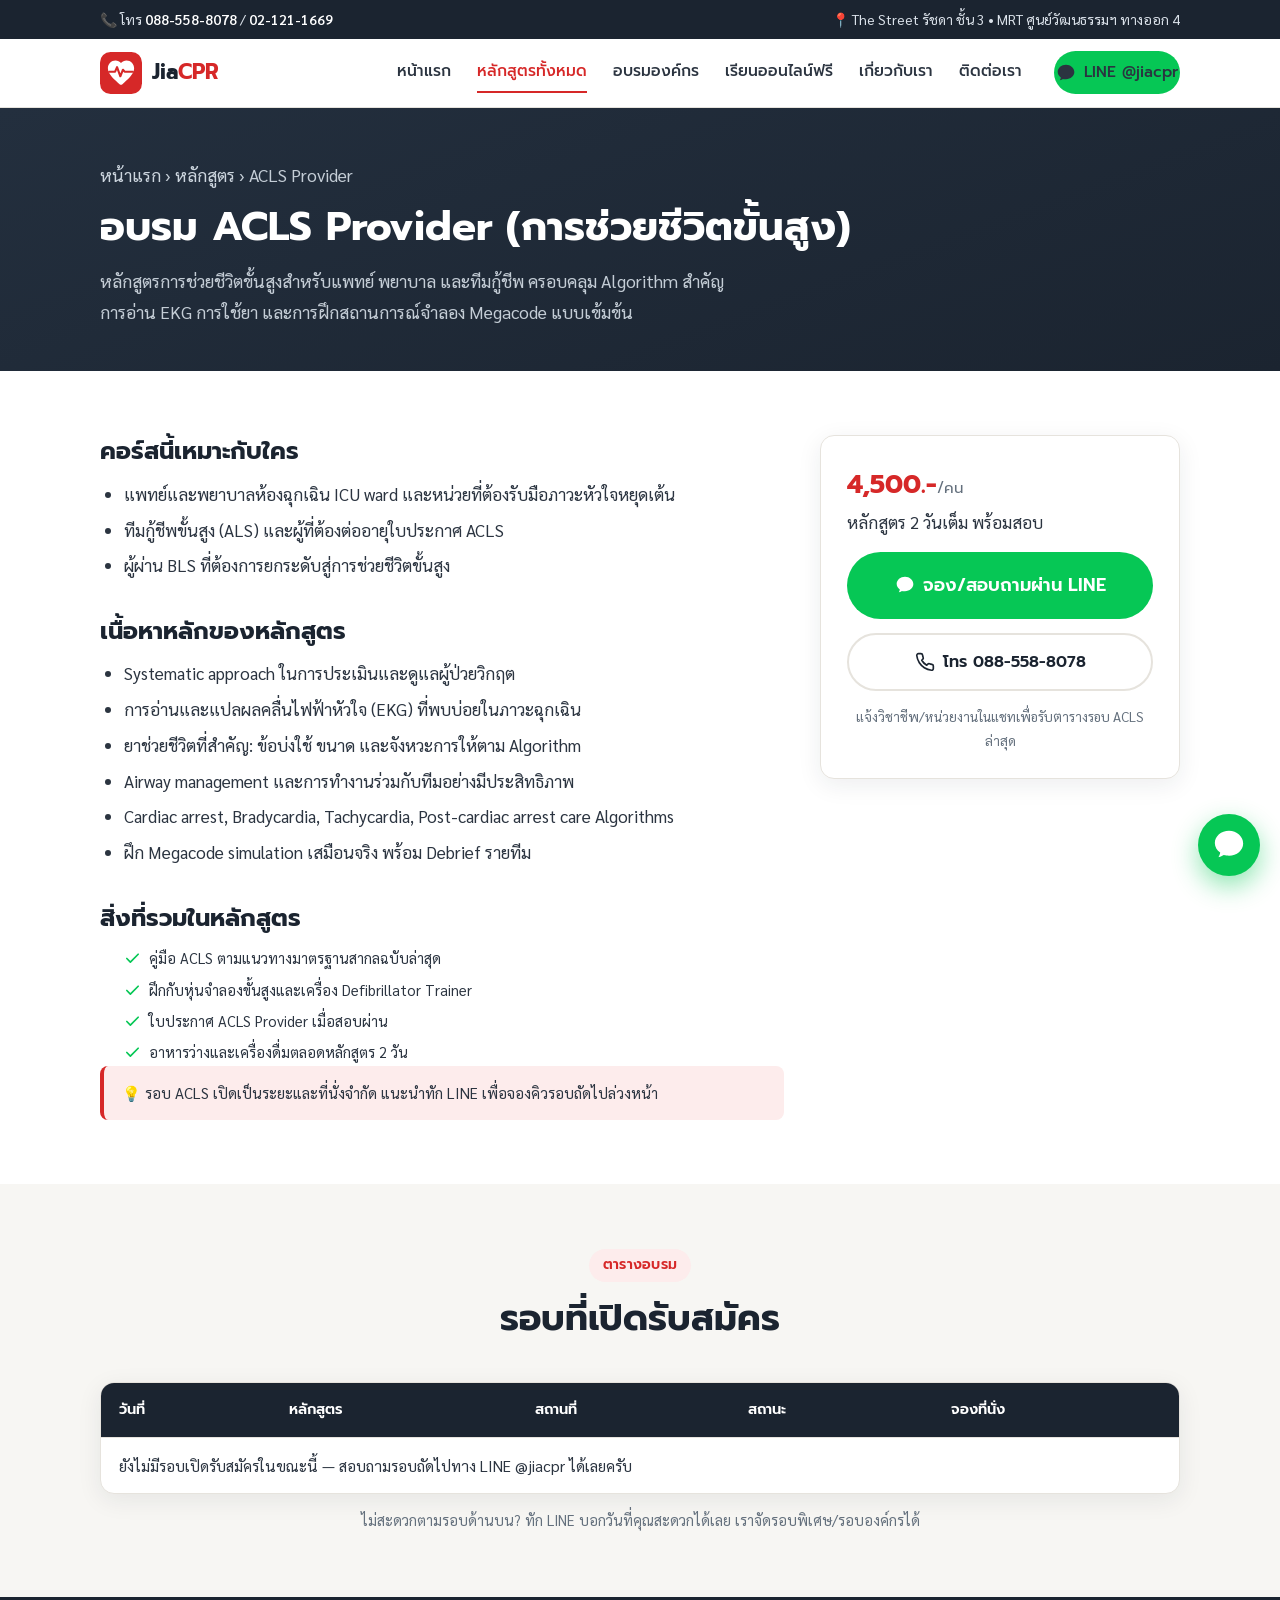
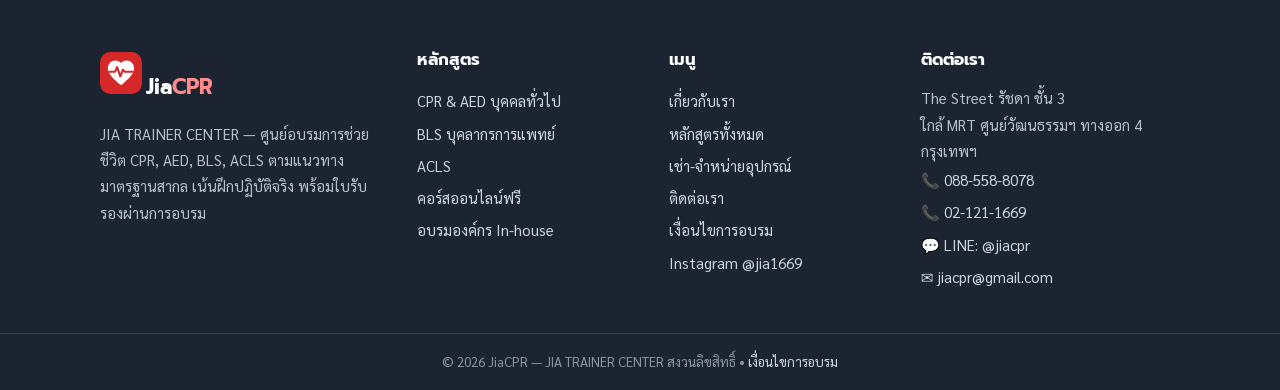
<file: acls.html>
<!DOCTYPE html>
<html lang="th">
<head>
<meta charset="UTF-8">
<meta name="viewport" content="width=device-width, initial-scale=1.0">
<title>อบรม ACLS Provider การช่วยชีวิตขั้นสูง | JiaCPR</title>
<meta name="description" content="คอร์ส ACLS (Advanced Cardiovascular Life Support) 2 วัน สำหรับแพทย์ พยาบาล ฝึกอ่าน EKG ยาช่วยชีวิต Airway management ทีมไดนามิกส์ และ Megacode simulation">
<link rel="canonical" href="https://jiacpr.vercel.app/acls">
<meta name="theme-color" content="#d62828">
<meta property="og:type" content="website">
<meta property="og:site_name" content="JiaCPR — JIA TRAINER CENTER">
<meta property="og:title" content="อบรม ACLS Provider การช่วยชีวิตขั้นสูง | JiaCPR">
<meta property="og:description" content="คอร์ส ACLS (Advanced Cardiovascular Life Support) 2 วัน สำหรับแพทย์ พยาบาล ฝึกอ่าน EKG ยาช่วยชีวิต Airway management ทีมไดนามิกส์ และ Megacode simulation">
<meta property="og:url" content="https://jiacpr.vercel.app/acls">
<meta property="og:image" content="https://jiacpr.vercel.app/assets/img/og-cover.png">
<meta property="og:locale" content="th_TH">
<meta name="twitter:card" content="summary_large_image">
<link rel="icon" type="image/svg+xml" href="assets/img/logo.svg">
<link rel="preconnect" href="https://fonts.googleapis.com">
<link rel="preconnect" href="https://fonts.gstatic.com" crossorigin>
<link href="https://fonts.googleapis.com/css2?family=Prompt:wght@500;600;700&family=Sarabun:wght@400;600&display=swap" rel="stylesheet">
<link rel="stylesheet" href="assets/css/main.css">
<script type="application/ld+json">
{
  "@context": "https://schema.org",
  "@type": "Course",
  "name": "อบรม ACLS Provider",
  "description": "หลักสูตรการช่วยชีวิตขั้นสูงสำหรับแพทย์และพยาบาล",
  "url": "https://jiacpr.vercel.app/acls",
  "provider": { "@type": "Organization", "name": "JiaCPR — JIA TRAINER CENTER", "sameAs": "https://jiacpr.vercel.app/" }
}
</script>
</head>
<body>
<div class="topbar">
  <div class="container">
    <div>📞 โทร <a href="tel:0885588078">088-558-8078</a> / <a href="tel:021211669">02-121-1669</a></div>
    <div class="topbar-right">📍 The Street รัชดา ชั้น 3 • MRT ศูนย์วัฒนธรรมฯ ทางออก 4</div>
  </div>
</div>
<header class="site-header">
  <div class="container">
    <a class="brand" href="index.html">
      <img src="assets/img/logo.svg" alt="โลโก้ JiaCPR" width="42" height="42">
      <span class="brand-name">Jia<span>CPR</span></span>
    </a>
    <nav class="main-nav" id="mainNav">
      <a href="index.html">หน้าแรก</a>
      <a href="course.html" class="active">หลักสูตรทั้งหมด</a>
      <a href="inhouse.html">อบรมองค์กร</a>
      <a href="online.html">เรียนออนไลน์ฟรี</a>
      <a href="about.html">เกี่ยวกับเรา</a>
      <a href="contact.html">ติดต่อเรา</a>
      <a class="btn btn-line btn-sm nav-cta" data-line-msg="สนใจสอบถามคอร์สอบรม"><svg viewBox="0 0 24 24" fill="currentColor"><path d="M12 2C6.48 2 2 5.86 2 10.62c0 2.73 1.48 5.16 3.79 6.74-.13.98-.55 2.35-1.27 3.31 0 0 1.9-.26 3.8-1.55.6.14 1.22.24 1.86.28.6.06 1.2.1 1.82.1 5.52 0 10-3.86 10-8.62S17.52 2 12 2z"/></svg> LINE @jiacpr</a>
    </nav>
    <button class="menu-toggle" aria-label="เปิดเมนู" aria-expanded="false" aria-controls="mainNav">
      <svg viewBox="0 0 24 24" fill="none" stroke="currentColor" stroke-width="2" stroke-linecap="round"><path d="M4 6h16M4 12h16M4 18h16"/></svg>
    </button>
  </div>
</header>
<section class="page-hero">
  <div class="container">
    <p class="crumbs"><a href="index.html">หน้าแรก</a> › <a href="course.html">หลักสูตร</a> › ACLS Provider</p>
    <h1>อบรม ACLS Provider (การช่วยชีวิตขั้นสูง)</h1>
    <p>หลักสูตรการช่วยชีวิตขั้นสูงสำหรับแพทย์ พยาบาล และทีมกู้ชีพ ครอบคลุม Algorithm สำคัญ การอ่าน EKG การใช้ยา และการฝึกสถานการณ์จำลอง Megacode แบบเข้มข้น</p>
  </div>
</section>

<section class="section">
  <div class="container detail-grid">
    <div class="detail-main">
      
  <h2>คอร์สนี้เหมาะกับใคร</h2>
  <ul>
    <li>แพทย์และพยาบาลห้องฉุกเฉิน ICU ward และหน่วยที่ต้องรับมือภาวะหัวใจหยุดเต้น</li>
    <li>ทีมกู้ชีพขั้นสูง (ALS) และผู้ที่ต้องต่ออายุใบประกาศ ACLS</li>
    <li>ผู้ผ่าน BLS ที่ต้องการยกระดับสู่การช่วยชีวิตขั้นสูง</li>
  </ul>
  <h2>เนื้อหาหลักของหลักสูตร</h2>
  <ul>
    <li>Systematic approach ในการประเมินและดูแลผู้ป่วยวิกฤต</li>
    <li>การอ่านและแปลผลคลื่นไฟฟ้าหัวใจ (EKG) ที่พบบ่อยในภาวะฉุกเฉิน</li>
    <li>ยาช่วยชีวิตที่สำคัญ: ข้อบ่งใช้ ขนาด และจังหวะการให้ตาม Algorithm</li>
    <li>Airway management และการทำงานร่วมกับทีมอย่างมีประสิทธิภาพ</li>
    <li>Cardiac arrest, Bradycardia, Tachycardia, Post-cardiac arrest care Algorithms</li>
    <li>ฝึก Megacode simulation เสมือนจริง พร้อม Debrief รายทีม</li>
  </ul>
  <h2>สิ่งที่รวมในหลักสูตร</h2>
  <ul class="includes">
    <li><svg viewBox="0 0 24 24" fill="none" stroke="currentColor" stroke-width="2.4" stroke-linecap="round" stroke-linejoin="round"><path d="M20 6 9 17l-5-5"/></svg><span>คู่มือ ACLS ตามแนวทางมาตรฐานสากลฉบับล่าสุด</span></li>
    <li><svg viewBox="0 0 24 24" fill="none" stroke="currentColor" stroke-width="2.4" stroke-linecap="round" stroke-linejoin="round"><path d="M20 6 9 17l-5-5"/></svg><span>ฝึกกับหุ่นจำลองขั้นสูงและเครื่อง Defibrillator Trainer</span></li>
    <li><svg viewBox="0 0 24 24" fill="none" stroke="currentColor" stroke-width="2.4" stroke-linecap="round" stroke-linejoin="round"><path d="M20 6 9 17l-5-5"/></svg><span>ใบประกาศ ACLS Provider เมื่อสอบผ่าน</span></li>
    <li><svg viewBox="0 0 24 24" fill="none" stroke="currentColor" stroke-width="2.4" stroke-linecap="round" stroke-linejoin="round"><path d="M20 6 9 17l-5-5"/></svg><span>อาหารว่างและเครื่องดื่มตลอดหลักสูตร 2 วัน</span></li>
  </ul>
  <div class="note">💡 รอบ ACLS เปิดเป็นระยะและที่นั่งจำกัด แนะนำทัก LINE เพื่อจองคิวรอบถัดไปล่วงหน้า</div>
  
    </div>
    <aside class="buy-box">
      <div><!-- TODO: ยืนยันราคาจริง --><span class="price" style="font-size:26px">4,500.-<small>/คน</small></span><div class="price-note">หลักสูตร 2 วันเต็ม พร้อมสอบ</div></div>
      <a class="btn btn-line btn-lg" data-line-msg="สนใจสอบถามรอบและราคาคอร์ส ACLS Provider ครับ/ค่ะ"><svg viewBox="0 0 24 24" fill="currentColor"><path d="M12 2C6.48 2 2 5.86 2 10.62c0 2.73 1.48 5.16 3.79 6.74-.13.98-.55 2.35-1.27 3.31 0 0 1.9-.26 3.8-1.55.6.14 1.22.24 1.86.28.6.06 1.2.1 1.82.1 5.52 0 10-3.86 10-8.62S17.52 2 12 2z"/></svg> จอง/สอบถามผ่าน LINE</a>
      <a class="btn btn-outline" href="tel:0885588078"><svg viewBox="0 0 24 24" fill="none" stroke="currentColor" stroke-width="2" stroke-linecap="round" stroke-linejoin="round"><path d="M22 16.92v3a2 2 0 0 1-2.18 2 19.79 19.79 0 0 1-8.63-3.07 19.5 19.5 0 0 1-6-6 19.79 19.79 0 0 1-3.07-8.67A2 2 0 0 1 4.11 2h3a2 2 0 0 1 2 1.72c.127.96.361 1.903.7 2.81a2 2 0 0 1-.45 2.11L8.09 9.91a16 16 0 0 0 6 6l1.27-1.27a2 2 0 0 1 2.11-.45c.907.339 1.85.573 2.81.7A2 2 0 0 1 22 16.92z"/></svg> โทร 088-558-8078</a>
      <p class="fine">แจ้งวิชาชีพ/หน่วยงานในแชทเพื่อรับตารางรอบ ACLS ล่าสุด</p>
    </aside>
  </div>
</section>

<section class="section alt">
  <div class="container">
    <div class="section-head"><span class="eyebrow">ตารางอบรม</span><h2>รอบที่เปิดรับสมัคร</h2></div>
    <div class="schedule-wrap">
  <table class="schedule">
    <thead><tr><th>วันที่</th><th>หลักสูตร</th><th>สถานที่</th><th>สถานะ</th><th>จองที่นั่ง</th></tr></thead>
    <tbody data-schedule-body data-base="assets/data/schedule.json" data-course-filter="acls">
      <tr><td colspan="5">กำลังโหลดตารางรอบอบรม…</td></tr>
    </tbody>
  </table>
</div>
<p style="text-align:center;color:var(--muted);font-size:14.5px;margin-top:14px">ไม่สะดวกตามรอบด้านบน? ทัก LINE บอกวันที่คุณสะดวกได้เลย เราจัดรอบพิเศษ/รอบองค์กรได้</p>
  </div>
</section>

<footer class="site-footer">
  <div class="container">
    <div>
      <a class="brand" href="index.html" style="margin-bottom:12px">
        <img src="assets/img/logo.svg" alt="โลโก้ JiaCPR" width="42" height="42">
        <span class="brand-name">Jia<span style="color:#ff8a8a">CPR</span></span>
      </a>
      <p>JIA TRAINER CENTER — ศูนย์อบรมการช่วยชีวิต CPR, AED, BLS, ACLS ตามแนวทางมาตรฐานสากล เน้นฝึกปฏิบัติจริง พร้อมใบรับรองผ่านการอบรม</p>
    </div>
    <div>
      <h4>หลักสูตร</h4>
      <a href="cpr-aed.html">CPR &amp; AED บุคคลทั่วไป</a>
      <a href="bls.html">BLS บุคลากรการแพทย์</a>
      <a href="acls.html">ACLS</a>
      <a href="online.html">คอร์สออนไลน์ฟรี</a>
      <a href="inhouse.html">อบรมองค์กร In-house</a>
    </div>
    <div>
      <h4>เมนู</h4>
      <a href="about.html">เกี่ยวกับเรา</a>
      <a href="course.html">หลักสูตรทั้งหมด</a>
      <a href="rental.html">เช่า-จำหน่ายอุปกรณ์</a>
      <a href="contact.html">ติดต่อเรา</a>
      <a href="terms.html">เงื่อนไขการอบรม</a>
      <a href="https://www.instagram.com/jia1669/" target="_blank" rel="noopener">Instagram @jia1669</a>
    </div>
    <div>
      <h4>ติดต่อเรา</h4>
      <p>The Street รัชดา ชั้น 3<br>ใกล้ MRT ศูนย์วัฒนธรรมฯ ทางออก 4 กรุงเทพฯ</p>
      <a href="tel:0885588078">📞 088-558-8078</a>
      <a href="tel:021211669">📞 02-121-1669</a>
      <a data-line-msg="สนใจสอบถามคอร์สอบรม">💬 LINE: @jiacpr</a>
      <a href="mailto:jiacpr@gmail.com">✉️ jiacpr@gmail.com</a>
    </div>
  </div>
  <div class="footer-bottom">© <span data-year>2026</span> JiaCPR — JIA TRAINER CENTER สงวนลิขสิทธิ์ • <a href="terms.html" style="display:inline">เงื่อนไขการอบรม</a></div>
</footer>

<a class="float-line" data-line-msg="สนใจสอบถามคอร์สอบรม" aria-label="แชท LINE @jiacpr"><svg viewBox="0 0 24 24" fill="currentColor"><path d="M12 2C6.48 2 2 5.86 2 10.62c0 2.73 1.48 5.16 3.79 6.74-.13.98-.55 2.35-1.27 3.31 0 0 1.9-.26 3.8-1.55.6.14 1.22.24 1.86.28.6.06 1.2.1 1.82.1 5.52 0 10-3.86 10-8.62S17.52 2 12 2z"/></svg></a>

<nav class="mobile-bar" aria-label="เมนูติดต่อด่วน">
  <a class="mb-call" href="tel:0885588078"><svg viewBox="0 0 24 24" fill="none" stroke="currentColor" stroke-width="2" stroke-linecap="round" stroke-linejoin="round"><path d="M22 16.92v3a2 2 0 0 1-2.18 2 19.79 19.79 0 0 1-8.63-3.07 19.5 19.5 0 0 1-6-6 19.79 19.79 0 0 1-3.07-8.67A2 2 0 0 1 4.11 2h3a2 2 0 0 1 2 1.72c.127.96.361 1.903.7 2.81a2 2 0 0 1-.45 2.11L8.09 9.91a16 16 0 0 0 6 6l1.27-1.27a2 2 0 0 1 2.11-.45c.907.339 1.85.573 2.81.7A2 2 0 0 1 22 16.92z"/></svg><span>โทรเลย</span></a>
  <a class="mb-line" data-line-msg="สนใจสอบถามคอร์สอบรม"><svg viewBox="0 0 24 24" fill="currentColor"><path d="M12 2C6.48 2 2 5.86 2 10.62c0 2.73 1.48 5.16 3.79 6.74-.13.98-.55 2.35-1.27 3.31 0 0 1.9-.26 3.8-1.55.6.14 1.22.24 1.86.28.6.06 1.2.1 1.82.1 5.52 0 10-3.86 10-8.62S17.52 2 12 2z"/></svg><span>แชท LINE</span></a>
  <a class="mb-course" href="course.html"><svg viewBox="0 0 24 24" fill="none" stroke="currentColor" stroke-width="2" stroke-linecap="round" stroke-linejoin="round"><path d="M4 19.5v-15A2.5 2.5 0 0 1 6.5 2H20v20H6.5a2.5 2.5 0 0 1 0-5H20"/></svg><span>ดูคอร์ส</span></a>
</nav>

<script src="https://ads2.jiacpr.com/track.js" data-business="jiacpr-course" defer></script>
<script src="assets/js/main.js" defer></script>
</body>
</html>
</file>
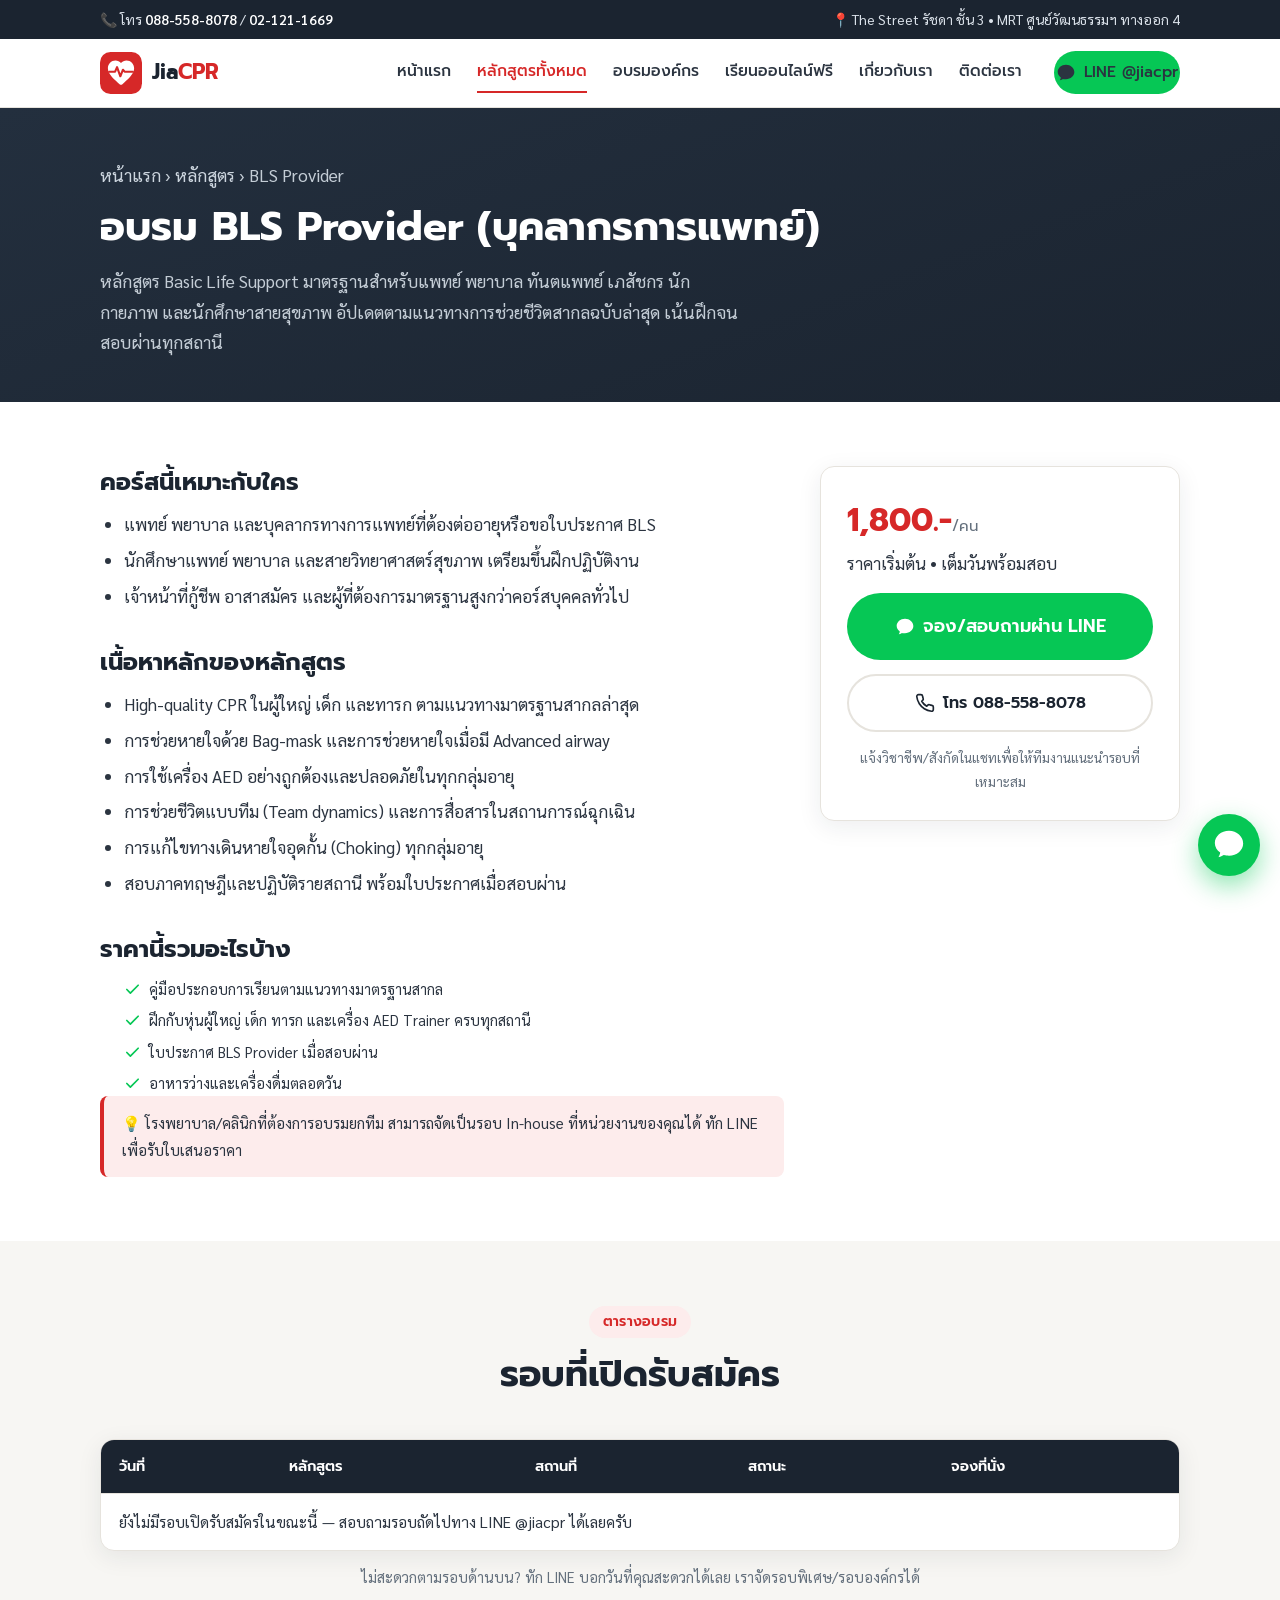
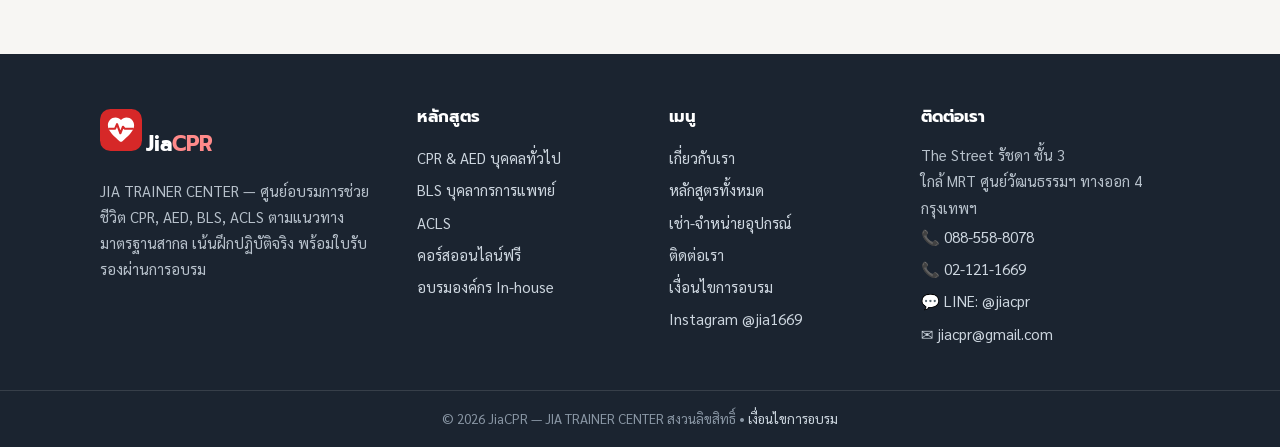
<file: bls.html>
<!DOCTYPE html>
<html lang="th">
<head>
<meta charset="UTF-8">
<meta name="viewport" content="width=device-width, initial-scale=1.0">
<title>อบรม BLS Provider สำหรับบุคลากรการแพทย์ | JiaCPR</title>
<meta name="description" content="คอร์ส BLS (Basic Life Support) เต็มวัน สำหรับแพทย์ พยาบาล นักศึกษาสายสุขภาพ ตามแนวทางมาตรฐานสากลล่าสุด ฝึก High-quality CPR, Bag-mask, AED และ Team dynamics">
<link rel="canonical" href="https://jiacpr.vercel.app/bls">
<meta name="theme-color" content="#d62828">
<meta property="og:type" content="website">
<meta property="og:site_name" content="JiaCPR — JIA TRAINER CENTER">
<meta property="og:title" content="อบรม BLS Provider สำหรับบุคลากรการแพทย์ | JiaCPR">
<meta property="og:description" content="คอร์ส BLS (Basic Life Support) เต็มวัน สำหรับแพทย์ พยาบาล นักศึกษาสายสุขภาพ ตามแนวทางมาตรฐานสากลล่าสุด ฝึก High-quality CPR, Bag-mask, AED และ Team dynamics">
<meta property="og:url" content="https://jiacpr.vercel.app/bls">
<meta property="og:image" content="https://jiacpr.vercel.app/assets/img/og-cover.png">
<meta property="og:locale" content="th_TH">
<meta name="twitter:card" content="summary_large_image">
<link rel="icon" type="image/svg+xml" href="assets/img/logo.svg">
<link rel="preconnect" href="https://fonts.googleapis.com">
<link rel="preconnect" href="https://fonts.gstatic.com" crossorigin>
<link href="https://fonts.googleapis.com/css2?family=Prompt:wght@500;600;700&family=Sarabun:wght@400;600&display=swap" rel="stylesheet">
<link rel="stylesheet" href="assets/css/main.css">
<script type="application/ld+json">
{
  "@context": "https://schema.org",
  "@type": "Course",
  "name": "อบรม BLS Provider",
  "description": "หลักสูตร Basic Life Support สำหรับบุคลากรการแพทย์ ตามแนวทางมาตรฐานสากล",
  "url": "https://jiacpr.vercel.app/bls",
  "provider": { "@type": "Organization", "name": "JiaCPR — JIA TRAINER CENTER", "sameAs": "https://jiacpr.vercel.app/" }
}
</script>
</head>
<body>
<div class="topbar">
  <div class="container">
    <div>📞 โทร <a href="tel:0885588078">088-558-8078</a> / <a href="tel:021211669">02-121-1669</a></div>
    <div class="topbar-right">📍 The Street รัชดา ชั้น 3 • MRT ศูนย์วัฒนธรรมฯ ทางออก 4</div>
  </div>
</div>
<header class="site-header">
  <div class="container">
    <a class="brand" href="index.html">
      <img src="assets/img/logo.svg" alt="โลโก้ JiaCPR" width="42" height="42">
      <span class="brand-name">Jia<span>CPR</span></span>
    </a>
    <nav class="main-nav" id="mainNav">
      <a href="index.html">หน้าแรก</a>
      <a href="course.html" class="active">หลักสูตรทั้งหมด</a>
      <a href="inhouse.html">อบรมองค์กร</a>
      <a href="online.html">เรียนออนไลน์ฟรี</a>
      <a href="about.html">เกี่ยวกับเรา</a>
      <a href="contact.html">ติดต่อเรา</a>
      <a class="btn btn-line btn-sm nav-cta" data-line-msg="สนใจสอบถามคอร์สอบรม"><svg viewBox="0 0 24 24" fill="currentColor"><path d="M12 2C6.48 2 2 5.86 2 10.62c0 2.73 1.48 5.16 3.79 6.74-.13.98-.55 2.35-1.27 3.31 0 0 1.9-.26 3.8-1.55.6.14 1.22.24 1.86.28.6.06 1.2.1 1.82.1 5.52 0 10-3.86 10-8.62S17.52 2 12 2z"/></svg> LINE @jiacpr</a>
    </nav>
    <button class="menu-toggle" aria-label="เปิดเมนู" aria-expanded="false" aria-controls="mainNav">
      <svg viewBox="0 0 24 24" fill="none" stroke="currentColor" stroke-width="2" stroke-linecap="round"><path d="M4 6h16M4 12h16M4 18h16"/></svg>
    </button>
  </div>
</header>
<section class="page-hero">
  <div class="container">
    <p class="crumbs"><a href="index.html">หน้าแรก</a> › <a href="course.html">หลักสูตร</a> › BLS Provider</p>
    <h1>อบรม BLS Provider (บุคลากรการแพทย์)</h1>
    <p>หลักสูตร Basic Life Support มาตรฐานสำหรับแพทย์ พยาบาล ทันตแพทย์ เภสัชกร นักกายภาพ และนักศึกษาสายสุขภาพ อัปเดตตามแนวทางการช่วยชีวิตสากลฉบับล่าสุด เน้นฝึกจนสอบผ่านทุกสถานี</p>
  </div>
</section>

<section class="section">
  <div class="container detail-grid">
    <div class="detail-main">
      
  <h2>คอร์สนี้เหมาะกับใคร</h2>
  <ul>
    <li>แพทย์ พยาบาล และบุคลากรทางการแพทย์ที่ต้องต่ออายุหรือขอใบประกาศ BLS</li>
    <li>นักศึกษาแพทย์ พยาบาล และสายวิทยาศาสตร์สุขภาพ เตรียมขึ้นฝึกปฏิบัติงาน</li>
    <li>เจ้าหน้าที่กู้ชีพ อาสาสมัคร และผู้ที่ต้องการมาตรฐานสูงกว่าคอร์สบุคคลทั่วไป</li>
  </ul>
  <h2>เนื้อหาหลักของหลักสูตร</h2>
  <ul>
    <li>High-quality CPR ในผู้ใหญ่ เด็ก และทารก ตามแนวทางมาตรฐานสากลล่าสุด</li>
    <li>การช่วยหายใจด้วย Bag-mask และการช่วยหายใจเมื่อมี Advanced airway</li>
    <li>การใช้เครื่อง AED อย่างถูกต้องและปลอดภัยในทุกกลุ่มอายุ</li>
    <li>การช่วยชีวิตแบบทีม (Team dynamics) และการสื่อสารในสถานการณ์ฉุกเฉิน</li>
    <li>การแก้ไขทางเดินหายใจอุดกั้น (Choking) ทุกกลุ่มอายุ</li>
    <li>สอบภาคทฤษฎีและปฏิบัติรายสถานี พร้อมใบประกาศเมื่อสอบผ่าน</li>
  </ul>
  <h2>ราคานี้รวมอะไรบ้าง</h2>
  <ul class="includes">
    <li><svg viewBox="0 0 24 24" fill="none" stroke="currentColor" stroke-width="2.4" stroke-linecap="round" stroke-linejoin="round"><path d="M20 6 9 17l-5-5"/></svg><span>คู่มือประกอบการเรียนตามแนวทางมาตรฐานสากล</span></li>
    <li><svg viewBox="0 0 24 24" fill="none" stroke="currentColor" stroke-width="2.4" stroke-linecap="round" stroke-linejoin="round"><path d="M20 6 9 17l-5-5"/></svg><span>ฝึกกับหุ่นผู้ใหญ่ เด็ก ทารก และเครื่อง AED Trainer ครบทุกสถานี</span></li>
    <li><svg viewBox="0 0 24 24" fill="none" stroke="currentColor" stroke-width="2.4" stroke-linecap="round" stroke-linejoin="round"><path d="M20 6 9 17l-5-5"/></svg><span>ใบประกาศ BLS Provider เมื่อสอบผ่าน</span></li>
    <li><svg viewBox="0 0 24 24" fill="none" stroke="currentColor" stroke-width="2.4" stroke-linecap="round" stroke-linejoin="round"><path d="M20 6 9 17l-5-5"/></svg><span>อาหารว่างและเครื่องดื่มตลอดวัน</span></li>
  </ul>
  <div class="note">💡 โรงพยาบาล/คลินิกที่ต้องการอบรมยกทีม สามารถจัดเป็นรอบ In-house ที่หน่วยงานของคุณได้ ทัก LINE เพื่อรับใบเสนอราคา</div>
  
    </div>
    <aside class="buy-box">
      <!-- TODO: ยืนยันราคาจริง --><div><span class="price">1,800.-<small>/คน</small></span><div class="price-note">ราคาเริ่มต้น • เต็มวันพร้อมสอบ</div></div>
      <a class="btn btn-line btn-lg" data-line-msg="สนใจจองคอร์ส BLS Provider สำหรับบุคลากรการแพทย์ ขอรายละเอียดรอบอบรมครับ/ค่ะ"><svg viewBox="0 0 24 24" fill="currentColor"><path d="M12 2C6.48 2 2 5.86 2 10.62c0 2.73 1.48 5.16 3.79 6.74-.13.98-.55 2.35-1.27 3.31 0 0 1.9-.26 3.8-1.55.6.14 1.22.24 1.86.28.6.06 1.2.1 1.82.1 5.52 0 10-3.86 10-8.62S17.52 2 12 2z"/></svg> จอง/สอบถามผ่าน LINE</a>
      <a class="btn btn-outline" href="tel:0885588078"><svg viewBox="0 0 24 24" fill="none" stroke="currentColor" stroke-width="2" stroke-linecap="round" stroke-linejoin="round"><path d="M22 16.92v3a2 2 0 0 1-2.18 2 19.79 19.79 0 0 1-8.63-3.07 19.5 19.5 0 0 1-6-6 19.79 19.79 0 0 1-3.07-8.67A2 2 0 0 1 4.11 2h3a2 2 0 0 1 2 1.72c.127.96.361 1.903.7 2.81a2 2 0 0 1-.45 2.11L8.09 9.91a16 16 0 0 0 6 6l1.27-1.27a2 2 0 0 1 2.11-.45c.907.339 1.85.573 2.81.7A2 2 0 0 1 22 16.92z"/></svg> โทร 088-558-8078</a>
      <p class="fine">แจ้งวิชาชีพ/สังกัดในแชทเพื่อให้ทีมงานแนะนำรอบที่เหมาะสม</p>
    </aside>
  </div>
</section>

<section class="section alt">
  <div class="container">
    <div class="section-head"><span class="eyebrow">ตารางอบรม</span><h2>รอบที่เปิดรับสมัคร</h2></div>
    <div class="schedule-wrap">
  <table class="schedule">
    <thead><tr><th>วันที่</th><th>หลักสูตร</th><th>สถานที่</th><th>สถานะ</th><th>จองที่นั่ง</th></tr></thead>
    <tbody data-schedule-body data-base="assets/data/schedule.json" data-course-filter="bls">
      <tr><td colspan="5">กำลังโหลดตารางรอบอบรม…</td></tr>
    </tbody>
  </table>
</div>
<p style="text-align:center;color:var(--muted);font-size:14.5px;margin-top:14px">ไม่สะดวกตามรอบด้านบน? ทัก LINE บอกวันที่คุณสะดวกได้เลย เราจัดรอบพิเศษ/รอบองค์กรได้</p>
  </div>
</section>

<footer class="site-footer">
  <div class="container">
    <div>
      <a class="brand" href="index.html" style="margin-bottom:12px">
        <img src="assets/img/logo.svg" alt="โลโก้ JiaCPR" width="42" height="42">
        <span class="brand-name">Jia<span style="color:#ff8a8a">CPR</span></span>
      </a>
      <p>JIA TRAINER CENTER — ศูนย์อบรมการช่วยชีวิต CPR, AED, BLS, ACLS ตามแนวทางมาตรฐานสากล เน้นฝึกปฏิบัติจริง พร้อมใบรับรองผ่านการอบรม</p>
    </div>
    <div>
      <h4>หลักสูตร</h4>
      <a href="cpr-aed.html">CPR &amp; AED บุคคลทั่วไป</a>
      <a href="bls.html">BLS บุคลากรการแพทย์</a>
      <a href="acls.html">ACLS</a>
      <a href="online.html">คอร์สออนไลน์ฟรี</a>
      <a href="inhouse.html">อบรมองค์กร In-house</a>
    </div>
    <div>
      <h4>เมนู</h4>
      <a href="about.html">เกี่ยวกับเรา</a>
      <a href="course.html">หลักสูตรทั้งหมด</a>
      <a href="rental.html">เช่า-จำหน่ายอุปกรณ์</a>
      <a href="contact.html">ติดต่อเรา</a>
      <a href="terms.html">เงื่อนไขการอบรม</a>
      <a href="https://www.instagram.com/jia1669/" target="_blank" rel="noopener">Instagram @jia1669</a>
    </div>
    <div>
      <h4>ติดต่อเรา</h4>
      <p>The Street รัชดา ชั้น 3<br>ใกล้ MRT ศูนย์วัฒนธรรมฯ ทางออก 4 กรุงเทพฯ</p>
      <a href="tel:0885588078">📞 088-558-8078</a>
      <a href="tel:021211669">📞 02-121-1669</a>
      <a data-line-msg="สนใจสอบถามคอร์สอบรม">💬 LINE: @jiacpr</a>
      <a href="mailto:jiacpr@gmail.com">✉️ jiacpr@gmail.com</a>
    </div>
  </div>
  <div class="footer-bottom">© <span data-year>2026</span> JiaCPR — JIA TRAINER CENTER สงวนลิขสิทธิ์ • <a href="terms.html" style="display:inline">เงื่อนไขการอบรม</a></div>
</footer>

<a class="float-line" data-line-msg="สนใจสอบถามคอร์สอบรม" aria-label="แชท LINE @jiacpr"><svg viewBox="0 0 24 24" fill="currentColor"><path d="M12 2C6.48 2 2 5.86 2 10.62c0 2.73 1.48 5.16 3.79 6.74-.13.98-.55 2.35-1.27 3.31 0 0 1.9-.26 3.8-1.55.6.14 1.22.24 1.86.28.6.06 1.2.1 1.82.1 5.52 0 10-3.86 10-8.62S17.52 2 12 2z"/></svg></a>

<nav class="mobile-bar" aria-label="เมนูติดต่อด่วน">
  <a class="mb-call" href="tel:0885588078"><svg viewBox="0 0 24 24" fill="none" stroke="currentColor" stroke-width="2" stroke-linecap="round" stroke-linejoin="round"><path d="M22 16.92v3a2 2 0 0 1-2.18 2 19.79 19.79 0 0 1-8.63-3.07 19.5 19.5 0 0 1-6-6 19.79 19.79 0 0 1-3.07-8.67A2 2 0 0 1 4.11 2h3a2 2 0 0 1 2 1.72c.127.96.361 1.903.7 2.81a2 2 0 0 1-.45 2.11L8.09 9.91a16 16 0 0 0 6 6l1.27-1.27a2 2 0 0 1 2.11-.45c.907.339 1.85.573 2.81.7A2 2 0 0 1 22 16.92z"/></svg><span>โทรเลย</span></a>
  <a class="mb-line" data-line-msg="สนใจสอบถามคอร์สอบรม"><svg viewBox="0 0 24 24" fill="currentColor"><path d="M12 2C6.48 2 2 5.86 2 10.62c0 2.73 1.48 5.16 3.79 6.74-.13.98-.55 2.35-1.27 3.31 0 0 1.9-.26 3.8-1.55.6.14 1.22.24 1.86.28.6.06 1.2.1 1.82.1 5.52 0 10-3.86 10-8.62S17.52 2 12 2z"/></svg><span>แชท LINE</span></a>
  <a class="mb-course" href="course.html"><svg viewBox="0 0 24 24" fill="none" stroke="currentColor" stroke-width="2" stroke-linecap="round" stroke-linejoin="round"><path d="M4 19.5v-15A2.5 2.5 0 0 1 6.5 2H20v20H6.5a2.5 2.5 0 0 1 0-5H20"/></svg><span>ดูคอร์ส</span></a>
</nav>

<script src="https://ads2.jiacpr.com/track.js" data-business="jiacpr-course" defer></script>
<script src="assets/js/main.js" defer></script>
</body>
</html>
</file>
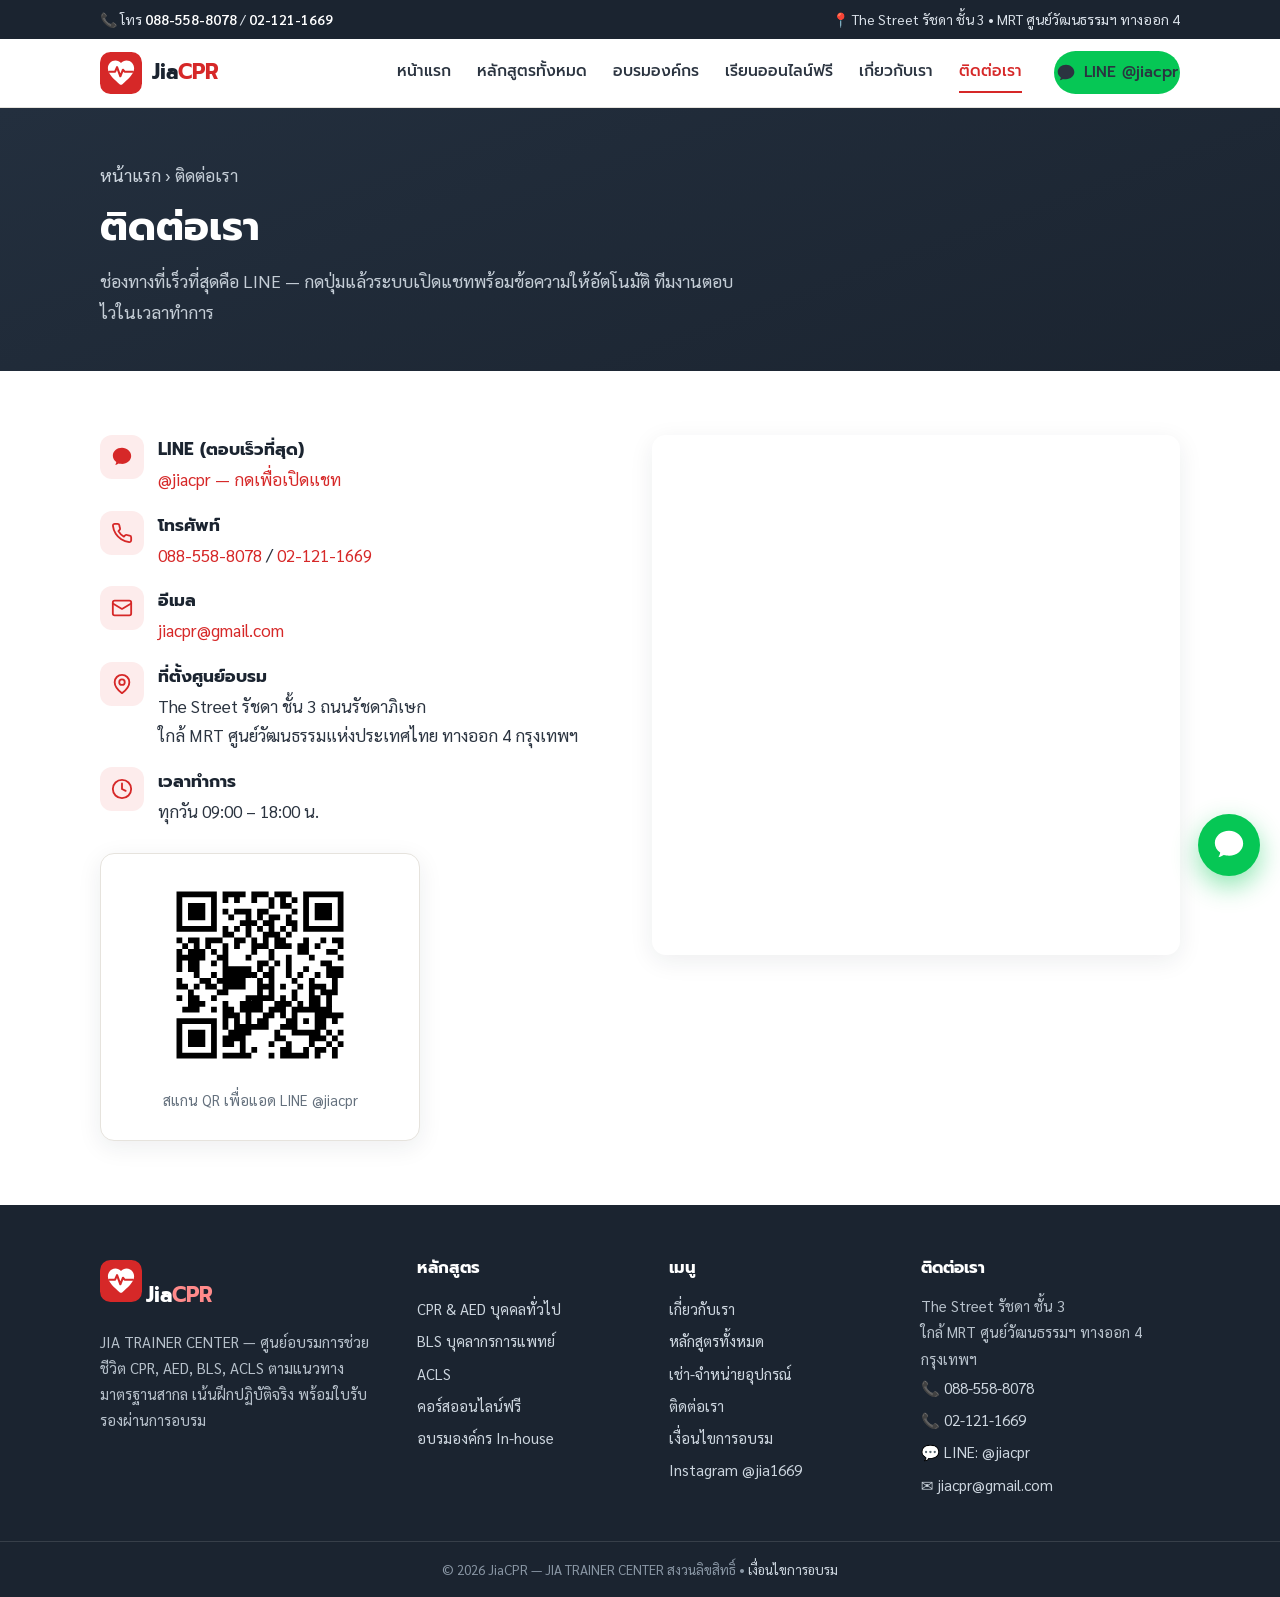
<file: contact.html>
<!DOCTYPE html>
<html lang="th">
<head>
<meta charset="UTF-8">
<meta name="viewport" content="width=device-width, initial-scale=1.0">
<title>ติดต่อเรา โทร LINE แผนที่ | JiaCPR — JIA TRAINER CENTER</title>
<meta name="description" content="ติดต่อ JiaCPR โทร 088-558-8078 / 02-121-1669 LINE @jiacpr อีเมล jiacpr@gmail.com ที่ตั้ง The Street รัชดา ชั้น 3 ใกล้ MRT ศูนย์วัฒนธรรมฯ ทางออก 4 กรุงเทพฯ">
<link rel="canonical" href="https://jiacpr.vercel.app/contact">
<meta name="theme-color" content="#d62828">
<meta property="og:type" content="website">
<meta property="og:site_name" content="JiaCPR — JIA TRAINER CENTER">
<meta property="og:title" content="ติดต่อเรา โทร LINE แผนที่ | JiaCPR — JIA TRAINER CENTER">
<meta property="og:description" content="ติดต่อ JiaCPR โทร 088-558-8078 / 02-121-1669 LINE @jiacpr อีเมล jiacpr@gmail.com ที่ตั้ง The Street รัชดา ชั้น 3 ใกล้ MRT ศูนย์วัฒนธรรมฯ ทางออก 4 กรุงเทพฯ">
<meta property="og:url" content="https://jiacpr.vercel.app/contact">
<meta property="og:image" content="https://jiacpr.vercel.app/assets/img/og-cover.png">
<meta property="og:locale" content="th_TH">
<meta name="twitter:card" content="summary_large_image">
<link rel="icon" type="image/svg+xml" href="assets/img/logo.svg">
<link rel="preconnect" href="https://fonts.googleapis.com">
<link rel="preconnect" href="https://fonts.gstatic.com" crossorigin>
<link href="https://fonts.googleapis.com/css2?family=Prompt:wght@500;600;700&family=Sarabun:wght@400;600&display=swap" rel="stylesheet">
<link rel="stylesheet" href="assets/css/main.css">
</head>
<body>
<div class="topbar">
  <div class="container">
    <div>📞 โทร <a href="tel:0885588078">088-558-8078</a> / <a href="tel:021211669">02-121-1669</a></div>
    <div class="topbar-right">📍 The Street รัชดา ชั้น 3 • MRT ศูนย์วัฒนธรรมฯ ทางออก 4</div>
  </div>
</div>
<header class="site-header">
  <div class="container">
    <a class="brand" href="index.html">
      <img src="assets/img/logo.svg" alt="โลโก้ JiaCPR" width="42" height="42">
      <span class="brand-name">Jia<span>CPR</span></span>
    </a>
    <nav class="main-nav" id="mainNav">
      <a href="index.html">หน้าแรก</a>
      <a href="course.html">หลักสูตรทั้งหมด</a>
      <a href="inhouse.html">อบรมองค์กร</a>
      <a href="online.html">เรียนออนไลน์ฟรี</a>
      <a href="about.html">เกี่ยวกับเรา</a>
      <a href="contact.html" class="active">ติดต่อเรา</a>
      <a class="btn btn-line btn-sm nav-cta" data-line-msg="สนใจสอบถามคอร์สอบรม"><svg viewBox="0 0 24 24" fill="currentColor"><path d="M12 2C6.48 2 2 5.86 2 10.62c0 2.73 1.48 5.16 3.79 6.74-.13.98-.55 2.35-1.27 3.31 0 0 1.9-.26 3.8-1.55.6.14 1.22.24 1.86.28.6.06 1.2.1 1.82.1 5.52 0 10-3.86 10-8.62S17.52 2 12 2z"/></svg> LINE @jiacpr</a>
    </nav>
    <button class="menu-toggle" aria-label="เปิดเมนู" aria-expanded="false" aria-controls="mainNav">
      <svg viewBox="0 0 24 24" fill="none" stroke="currentColor" stroke-width="2" stroke-linecap="round"><path d="M4 6h16M4 12h16M4 18h16"/></svg>
    </button>
  </div>
</header>
<section class="page-hero">
  <div class="container">
    <p class="crumbs"><a href="index.html">หน้าแรก</a> › ติดต่อเรา</p>
    <h1>ติดต่อเรา</h1>
    <p>ช่องทางที่เร็วที่สุดคือ LINE — กดปุ่มแล้วระบบเปิดแชทพร้อมข้อความให้อัตโนมัติ ทีมงานตอบไวในเวลาทำการ</p>
  </div>
</section>

<section class="section">
  <div class="container">
    <div class="grid cols-2" style="align-items:start">
      <div>
        <ul class="contact-list">
          <li><div class="c-icon"><svg viewBox="0 0 24 24" fill="currentColor"><path d="M12 2C6.48 2 2 5.86 2 10.62c0 2.73 1.48 5.16 3.79 6.74-.13.98-.55 2.35-1.27 3.31 0 0 1.9-.26 3.8-1.55.6.14 1.22.24 1.86.28.6.06 1.2.1 1.82.1 5.52 0 10-3.86 10-8.62S17.52 2 12 2z"/></svg></div><div><strong>LINE (ตอบเร็วที่สุด)</strong><a data-line-msg="สนใจสอบถามคอร์สอบรม">@jiacpr — กดเพื่อเปิดแชท</a></div></li>
          <li><div class="c-icon"><svg viewBox="0 0 24 24" fill="none" stroke="currentColor" stroke-width="2" stroke-linecap="round" stroke-linejoin="round"><path d="M22 16.92v3a2 2 0 0 1-2.18 2 19.79 19.79 0 0 1-8.63-3.07 19.5 19.5 0 0 1-6-6 19.79 19.79 0 0 1-3.07-8.67A2 2 0 0 1 4.11 2h3a2 2 0 0 1 2 1.72c.127.96.361 1.903.7 2.81a2 2 0 0 1-.45 2.11L8.09 9.91a16 16 0 0 0 6 6l1.27-1.27a2 2 0 0 1 2.11-.45c.907.339 1.85.573 2.81.7A2 2 0 0 1 22 16.92z"/></svg></div><div><strong>โทรศัพท์</strong><a href="tel:0885588078">088-558-8078</a> / <a href="tel:021211669">02-121-1669</a></div></li>
          <li><div class="c-icon"><svg viewBox="0 0 24 24" fill="none" stroke="currentColor" stroke-width="2" stroke-linecap="round" stroke-linejoin="round"><rect x="2" y="4" width="20" height="16" rx="2"/><path d="m22 7-10 6L2 7"/></svg></div><div><strong>อีเมล</strong><a href="mailto:jiacpr@gmail.com">jiacpr@gmail.com</a></div></li>
          <li><div class="c-icon"><svg viewBox="0 0 24 24" fill="none" stroke="currentColor" stroke-width="2" stroke-linecap="round" stroke-linejoin="round"><path d="M20 10c0 6-8 12-8 12s-8-6-8-12a8 8 0 0 1 16 0z"/><circle cx="12" cy="10" r="3"/></svg></div><div><strong>ที่ตั้งศูนย์อบรม</strong>The Street รัชดา ชั้น 3 ถนนรัชดาภิเษก<br>ใกล้ MRT ศูนย์วัฒนธรรมแห่งประเทศไทย ทางออก 4 กรุงเทพฯ</div></li>
          <li><div class="c-icon"><svg viewBox="0 0 24 24" fill="none" stroke="currentColor" stroke-width="2" stroke-linecap="round"><circle cx="12" cy="12" r="10"/><path d="M12 6v6l4 2"/></svg></div><div><strong>เวลาทำการ</strong>ทุกวัน 09:00 – 18:00 น. <!-- TODO: ยืนยันเวลาทำการจริง --></div></li>
        </ul>
        <div class="qr-box" style="margin-top:26px;max-width:320px">
          <img src="assets/img/line-qr.svg" alt="QR Code LINE @jiacpr" width="190" height="190">
          <p>สแกน QR เพื่อแอด LINE @jiacpr</p>
        </div>
      </div>
      <div>
        <iframe class="map-embed" style="height:520px" src="https://www.google.com/maps?q=The+Street+Ratchada&output=embed" title="แผนที่ JiaCPR ที่ The Street รัชดา" loading="lazy" referrerpolicy="no-referrer-when-downgrade"></iframe>
      </div>
    </div>
  </div>
</section>

<footer class="site-footer">
  <div class="container">
    <div>
      <a class="brand" href="index.html" style="margin-bottom:12px">
        <img src="assets/img/logo.svg" alt="โลโก้ JiaCPR" width="42" height="42">
        <span class="brand-name">Jia<span style="color:#ff8a8a">CPR</span></span>
      </a>
      <p>JIA TRAINER CENTER — ศูนย์อบรมการช่วยชีวิต CPR, AED, BLS, ACLS ตามแนวทางมาตรฐานสากล เน้นฝึกปฏิบัติจริง พร้อมใบรับรองผ่านการอบรม</p>
    </div>
    <div>
      <h4>หลักสูตร</h4>
      <a href="cpr-aed.html">CPR &amp; AED บุคคลทั่วไป</a>
      <a href="bls.html">BLS บุคลากรการแพทย์</a>
      <a href="acls.html">ACLS</a>
      <a href="online.html">คอร์สออนไลน์ฟรี</a>
      <a href="inhouse.html">อบรมองค์กร In-house</a>
    </div>
    <div>
      <h4>เมนู</h4>
      <a href="about.html">เกี่ยวกับเรา</a>
      <a href="course.html">หลักสูตรทั้งหมด</a>
      <a href="rental.html">เช่า-จำหน่ายอุปกรณ์</a>
      <a href="contact.html">ติดต่อเรา</a>
      <a href="terms.html">เงื่อนไขการอบรม</a>
      <a href="https://www.instagram.com/jia1669/" target="_blank" rel="noopener">Instagram @jia1669</a>
    </div>
    <div>
      <h4>ติดต่อเรา</h4>
      <p>The Street รัชดา ชั้น 3<br>ใกล้ MRT ศูนย์วัฒนธรรมฯ ทางออก 4 กรุงเทพฯ</p>
      <a href="tel:0885588078">📞 088-558-8078</a>
      <a href="tel:021211669">📞 02-121-1669</a>
      <a data-line-msg="สนใจสอบถามคอร์สอบรม">💬 LINE: @jiacpr</a>
      <a href="mailto:jiacpr@gmail.com">✉️ jiacpr@gmail.com</a>
    </div>
  </div>
  <div class="footer-bottom">© <span data-year>2026</span> JiaCPR — JIA TRAINER CENTER สงวนลิขสิทธิ์ • <a href="terms.html" style="display:inline">เงื่อนไขการอบรม</a></div>
</footer>

<a class="float-line" data-line-msg="สนใจสอบถามคอร์สอบรม" aria-label="แชท LINE @jiacpr"><svg viewBox="0 0 24 24" fill="currentColor"><path d="M12 2C6.48 2 2 5.86 2 10.62c0 2.73 1.48 5.16 3.79 6.74-.13.98-.55 2.35-1.27 3.31 0 0 1.9-.26 3.8-1.55.6.14 1.22.24 1.86.28.6.06 1.2.1 1.82.1 5.52 0 10-3.86 10-8.62S17.52 2 12 2z"/></svg></a>

<nav class="mobile-bar" aria-label="เมนูติดต่อด่วน">
  <a class="mb-call" href="tel:0885588078"><svg viewBox="0 0 24 24" fill="none" stroke="currentColor" stroke-width="2" stroke-linecap="round" stroke-linejoin="round"><path d="M22 16.92v3a2 2 0 0 1-2.18 2 19.79 19.79 0 0 1-8.63-3.07 19.5 19.5 0 0 1-6-6 19.79 19.79 0 0 1-3.07-8.67A2 2 0 0 1 4.11 2h3a2 2 0 0 1 2 1.72c.127.96.361 1.903.7 2.81a2 2 0 0 1-.45 2.11L8.09 9.91a16 16 0 0 0 6 6l1.27-1.27a2 2 0 0 1 2.11-.45c.907.339 1.85.573 2.81.7A2 2 0 0 1 22 16.92z"/></svg><span>โทรเลย</span></a>
  <a class="mb-line" data-line-msg="สนใจสอบถามคอร์สอบรม"><svg viewBox="0 0 24 24" fill="currentColor"><path d="M12 2C6.48 2 2 5.86 2 10.62c0 2.73 1.48 5.16 3.79 6.74-.13.98-.55 2.35-1.27 3.31 0 0 1.9-.26 3.8-1.55.6.14 1.22.24 1.86.28.6.06 1.2.1 1.82.1 5.52 0 10-3.86 10-8.62S17.52 2 12 2z"/></svg><span>แชท LINE</span></a>
  <a class="mb-course" href="course.html"><svg viewBox="0 0 24 24" fill="none" stroke="currentColor" stroke-width="2" stroke-linecap="round" stroke-linejoin="round"><path d="M4 19.5v-15A2.5 2.5 0 0 1 6.5 2H20v20H6.5a2.5 2.5 0 0 1 0-5H20"/></svg><span>ดูคอร์ส</span></a>
</nav>

<script src="https://ads2.jiacpr.com/track.js" data-business="jiacpr-course" defer></script>
<script src="assets/js/main.js" defer></script>
</body>
</html>
</file>
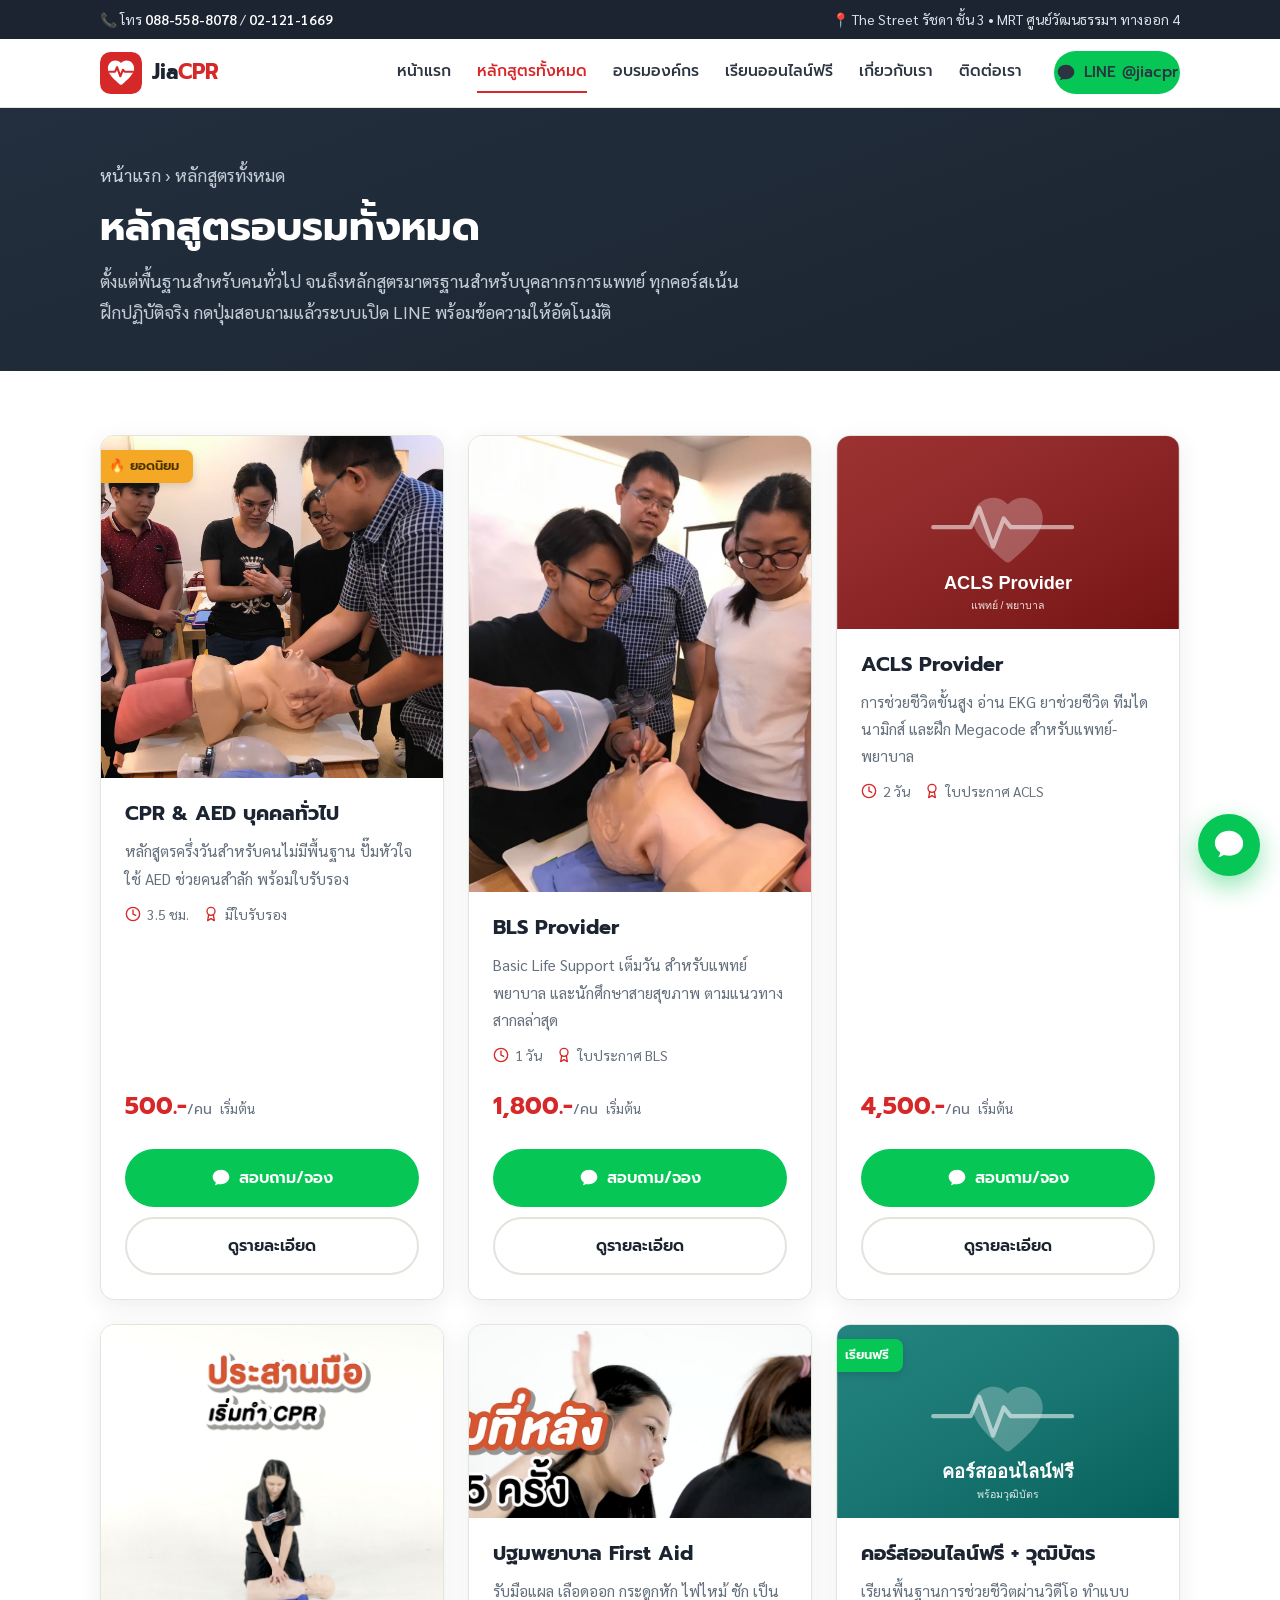
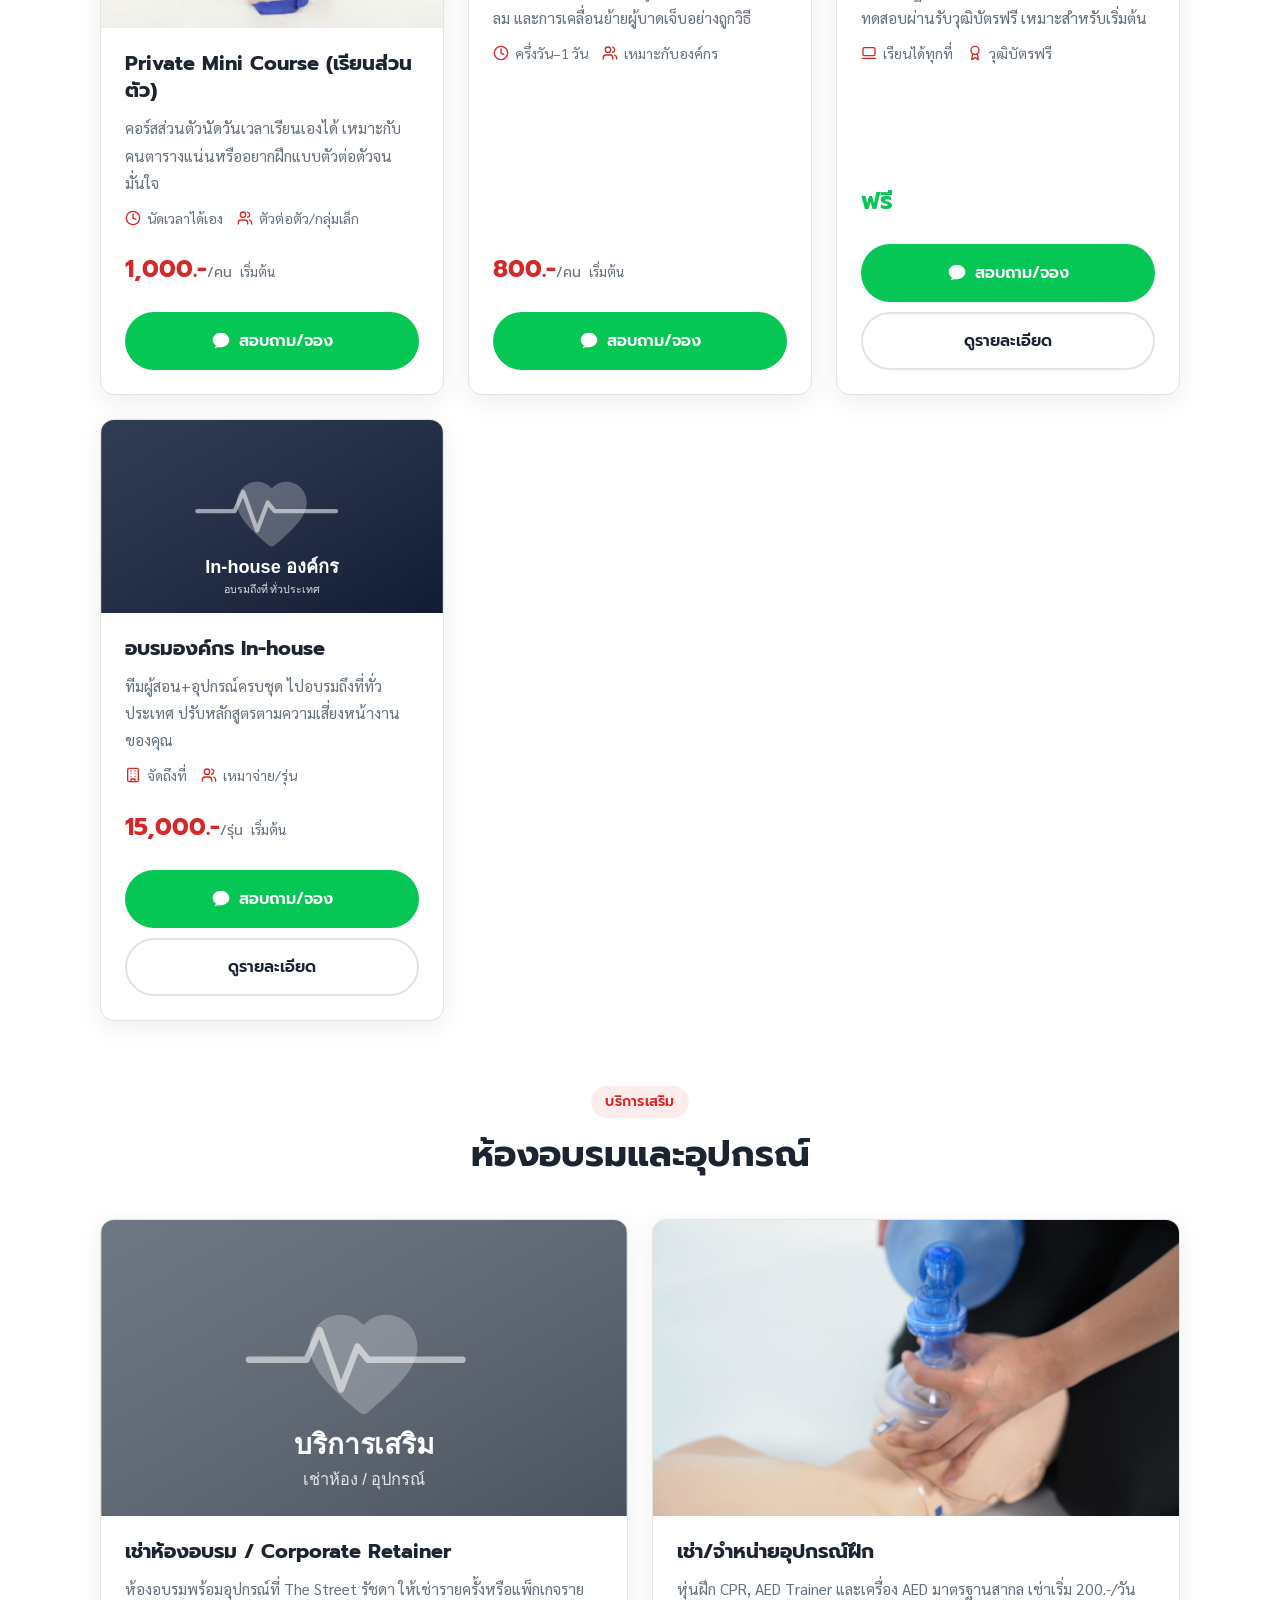
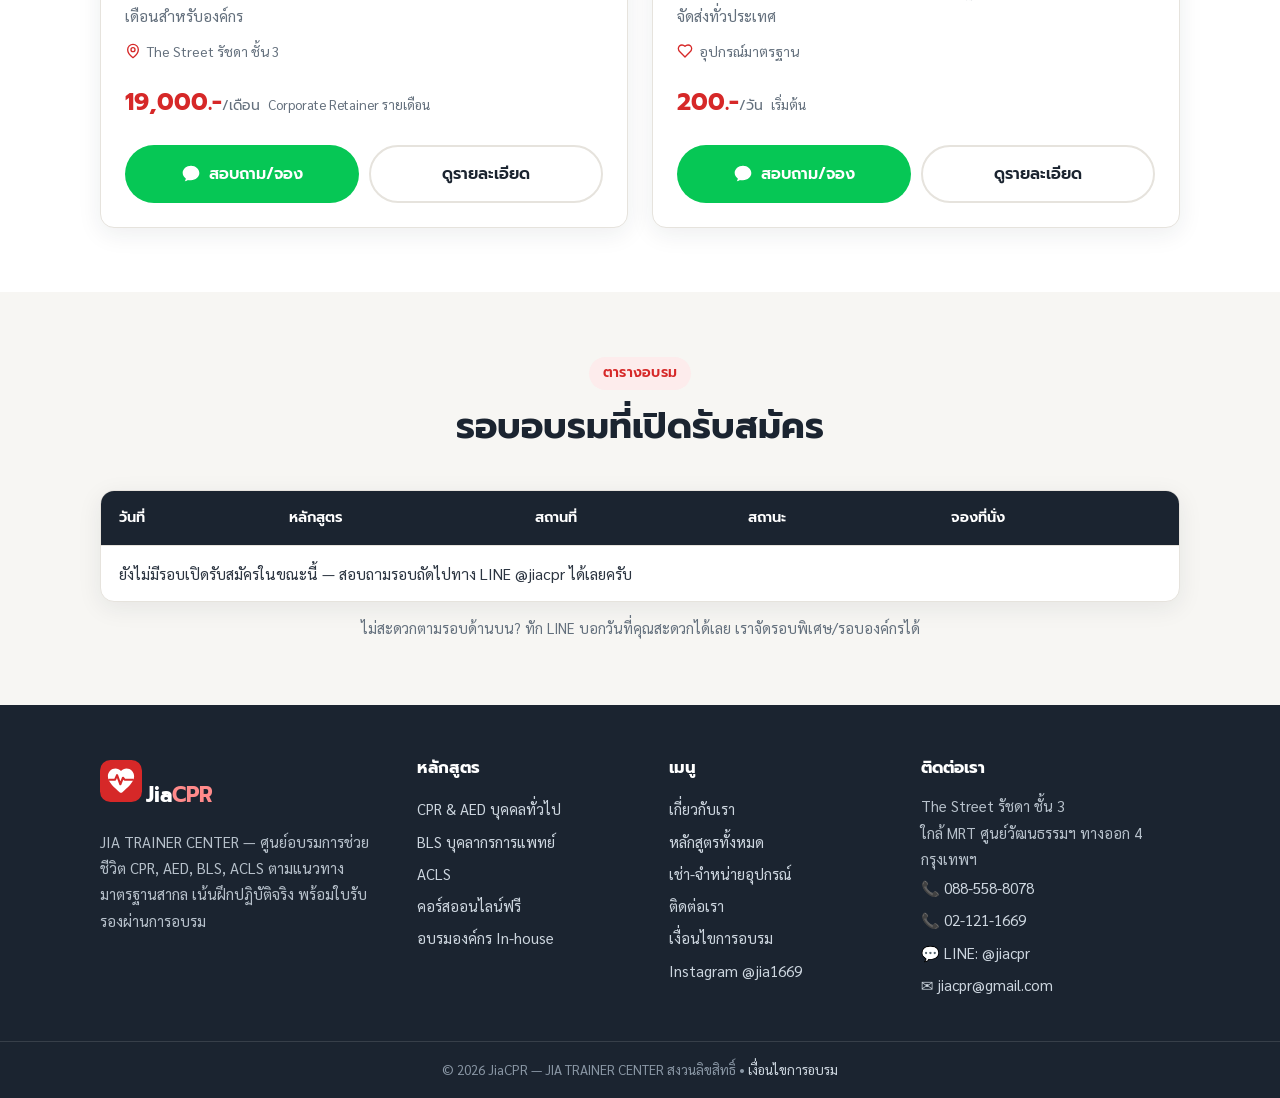
<file: course.html>
<!DOCTYPE html>
<html lang="th">
<head>
<meta charset="UTF-8">
<meta name="viewport" content="width=device-width, initial-scale=1.0">
<title>หลักสูตรอบรมทั้งหมด CPR AED BLS ACLS | JiaCPR</title>
<meta name="description" content="รวมหลักสูตรอบรมช่วยชีวิตของ JiaCPR — CPR & AED บุคคลทั่วไป, BLS, ACLS, ปฐมพยาบาล, คอร์สออนไลน์ฟรี, อบรมองค์กร In-house พร้อมราคาและตารางรอบอบรม">
<link rel="canonical" href="https://jiacpr.vercel.app/course">
<meta name="theme-color" content="#d62828">
<meta property="og:type" content="website">
<meta property="og:site_name" content="JiaCPR — JIA TRAINER CENTER">
<meta property="og:title" content="หลักสูตรอบรมทั้งหมด CPR AED BLS ACLS | JiaCPR">
<meta property="og:description" content="รวมหลักสูตรอบรมช่วยชีวิตของ JiaCPR — CPR & AED บุคคลทั่วไป, BLS, ACLS, ปฐมพยาบาล, คอร์สออนไลน์ฟรี, อบรมองค์กร In-house พร้อมราคาและตารางรอบอบรม">
<meta property="og:url" content="https://jiacpr.vercel.app/course">
<meta property="og:image" content="https://jiacpr.vercel.app/assets/img/og-cover.png">
<meta property="og:locale" content="th_TH">
<meta name="twitter:card" content="summary_large_image">
<link rel="icon" type="image/svg+xml" href="assets/img/logo.svg">
<link rel="preconnect" href="https://fonts.googleapis.com">
<link rel="preconnect" href="https://fonts.gstatic.com" crossorigin>
<link href="https://fonts.googleapis.com/css2?family=Prompt:wght@500;600;700&family=Sarabun:wght@400;600&display=swap" rel="stylesheet">
<link rel="stylesheet" href="assets/css/main.css">
</head>
<body>
<div class="topbar">
  <div class="container">
    <div>📞 โทร <a href="tel:0885588078">088-558-8078</a> / <a href="tel:021211669">02-121-1669</a></div>
    <div class="topbar-right">📍 The Street รัชดา ชั้น 3 • MRT ศูนย์วัฒนธรรมฯ ทางออก 4</div>
  </div>
</div>
<header class="site-header">
  <div class="container">
    <a class="brand" href="index.html">
      <img src="assets/img/logo.svg" alt="โลโก้ JiaCPR" width="42" height="42">
      <span class="brand-name">Jia<span>CPR</span></span>
    </a>
    <nav class="main-nav" id="mainNav">
      <a href="index.html">หน้าแรก</a>
      <a href="course.html" class="active">หลักสูตรทั้งหมด</a>
      <a href="inhouse.html">อบรมองค์กร</a>
      <a href="online.html">เรียนออนไลน์ฟรี</a>
      <a href="about.html">เกี่ยวกับเรา</a>
      <a href="contact.html">ติดต่อเรา</a>
      <a class="btn btn-line btn-sm nav-cta" data-line-msg="สนใจสอบถามคอร์สอบรม"><svg viewBox="0 0 24 24" fill="currentColor"><path d="M12 2C6.48 2 2 5.86 2 10.62c0 2.73 1.48 5.16 3.79 6.74-.13.98-.55 2.35-1.27 3.31 0 0 1.9-.26 3.8-1.55.6.14 1.22.24 1.86.28.6.06 1.2.1 1.82.1 5.52 0 10-3.86 10-8.62S17.52 2 12 2z"/></svg> LINE @jiacpr</a>
    </nav>
    <button class="menu-toggle" aria-label="เปิดเมนู" aria-expanded="false" aria-controls="mainNav">
      <svg viewBox="0 0 24 24" fill="none" stroke="currentColor" stroke-width="2" stroke-linecap="round"><path d="M4 6h16M4 12h16M4 18h16"/></svg>
    </button>
  </div>
</header>
<section class="page-hero">
  <div class="container">
    <p class="crumbs"><a href="index.html">หน้าแรก</a> › หลักสูตรทั้งหมด</p>
    <h1>หลักสูตรอบรมทั้งหมด</h1>
    <p>ตั้งแต่พื้นฐานสำหรับคนทั่วไป จนถึงหลักสูตรมาตรฐานสำหรับบุคลากรการแพทย์ ทุกคอร์สเน้นฝึกปฏิบัติจริง กดปุ่มสอบถามแล้วระบบเปิด LINE พร้อมข้อความให้อัตโนมัติ</p>
  </div>
</section>

<section class="section">
  <div class="container">
    <div class="grid cols-3">
      <article class="card">
  <span class="ribbon">🔥 ยอดนิยม</span>
  <div class="card-media"><img src="assets/img/class-cpr-group.jpg" alt="คอร์ส CPR และ AED บุคคลทั่วไป" loading="lazy"></div>
  <div class="card-body">
    <h3>CPR &amp; AED บุคคลทั่วไป</h3>
    <p>หลักสูตรครึ่งวันสำหรับคนไม่มีพื้นฐาน ปั๊มหัวใจ ใช้ AED ช่วยคนสำลัก พร้อมใบรับรอง</p>
    <div class="meta"><span><svg viewBox="0 0 24 24" fill="none" stroke="currentColor" stroke-width="2" stroke-linecap="round"><circle cx="12" cy="12" r="10"/><path d="M12 6v6l4 2"/></svg> 3.5 ชม.</span><span><svg viewBox="0 0 24 24" fill="none" stroke="currentColor" stroke-width="2" stroke-linecap="round" stroke-linejoin="round"><circle cx="12" cy="8" r="6"/><path d="M15.477 12.89 17 22l-5-3-5 3 1.523-9.11"/></svg> มีใบรับรอง</span></div>
    <div class="price-row"><span class="price">500.-<small>/คน</small></span><span class="price-note">เริ่มต้น</span></div>
    <div class="card-actions">
      <a class="btn btn-line" data-line-msg="สนใจจองคอร์ส CPR &amp; AED บุคคลทั่วไป"><svg viewBox="0 0 24 24" fill="currentColor"><path d="M12 2C6.48 2 2 5.86 2 10.62c0 2.73 1.48 5.16 3.79 6.74-.13.98-.55 2.35-1.27 3.31 0 0 1.9-.26 3.8-1.55.6.14 1.22.24 1.86.28.6.06 1.2.1 1.82.1 5.52 0 10-3.86 10-8.62S17.52 2 12 2z"/></svg> สอบถาม/จอง</a>
      <a class="btn btn-outline" href="cpr-aed.html">ดูรายละเอียด</a>
    </div>
  </div>
</article>
      <article class="card">
  
  <div class="card-media"><img src="assets/img/class-bvm-group.jpg" alt="คอร์ส BLS Provider" loading="lazy"></div>
  <div class="card-body">
    <h3>BLS Provider</h3>
    <p>Basic Life Support เต็มวัน สำหรับแพทย์ พยาบาล และนักศึกษาสายสุขภาพ ตามแนวทางสากลล่าสุด</p>
    <div class="meta"><span><svg viewBox="0 0 24 24" fill="none" stroke="currentColor" stroke-width="2" stroke-linecap="round"><circle cx="12" cy="12" r="10"/><path d="M12 6v6l4 2"/></svg> 1 วัน</span><span><svg viewBox="0 0 24 24" fill="none" stroke="currentColor" stroke-width="2" stroke-linecap="round" stroke-linejoin="round"><circle cx="12" cy="8" r="6"/><path d="M15.477 12.89 17 22l-5-3-5 3 1.523-9.11"/></svg> ใบประกาศ BLS</span></div>
    <div class="price-row"><span class="price">1,800.-<small>/คน</small></span><span class="price-note">เริ่มต้น</span></div>
    <div class="card-actions">
      <a class="btn btn-line" data-line-msg="สนใจจองคอร์ส BLS Provider"><svg viewBox="0 0 24 24" fill="currentColor"><path d="M12 2C6.48 2 2 5.86 2 10.62c0 2.73 1.48 5.16 3.79 6.74-.13.98-.55 2.35-1.27 3.31 0 0 1.9-.26 3.8-1.55.6.14 1.22.24 1.86.28.6.06 1.2.1 1.82.1 5.52 0 10-3.86 10-8.62S17.52 2 12 2z"/></svg> สอบถาม/จอง</a>
      <a class="btn btn-outline" href="bls.html">ดูรายละเอียด</a>
    </div>
  </div>
</article>
      <article class="card">
  
  <div class="card-media"><img src="assets/img/ph-acls.svg" alt="คอร์ส ACLS Provider" loading="lazy"></div>
  <div class="card-body">
    <h3>ACLS Provider</h3>
    <p>การช่วยชีวิตขั้นสูง อ่าน EKG ยาช่วยชีวิต ทีมไดนามิกส์ และฝึก Megacode สำหรับแพทย์-พยาบาล</p>
    <div class="meta"><span><svg viewBox="0 0 24 24" fill="none" stroke="currentColor" stroke-width="2" stroke-linecap="round"><circle cx="12" cy="12" r="10"/><path d="M12 6v6l4 2"/></svg> 2 วัน</span><span><svg viewBox="0 0 24 24" fill="none" stroke="currentColor" stroke-width="2" stroke-linecap="round" stroke-linejoin="round"><circle cx="12" cy="8" r="6"/><path d="M15.477 12.89 17 22l-5-3-5 3 1.523-9.11"/></svg> ใบประกาศ ACLS</span></div>
    <div class="price-row"><!-- TODO: ยืนยันราคาจริง --><span class="price">4,500.-<small>/คน</small></span><span class="price-note">เริ่มต้น</span></div>
    <div class="card-actions">
      <a class="btn btn-line" data-line-msg="สนใจสอบถามรอบและราคาคอร์ส ACLS Provider"><svg viewBox="0 0 24 24" fill="currentColor"><path d="M12 2C6.48 2 2 5.86 2 10.62c0 2.73 1.48 5.16 3.79 6.74-.13.98-.55 2.35-1.27 3.31 0 0 1.9-.26 3.8-1.55.6.14 1.22.24 1.86.28.6.06 1.2.1 1.82.1 5.52 0 10-3.86 10-8.62S17.52 2 12 2z"/></svg> สอบถาม/จอง</a>
      <a class="btn btn-outline" href="acls.html">ดูรายละเอียด</a>
    </div>
  </div>
</article>
      <article class="card">

  <div class="card-media"><img src="assets/img/guide-cpr-hands.jpg" alt="Private Mini Course เรียน CPR ส่วนตัว" loading="lazy"></div>
  <div class="card-body">
    <h3>Private Mini Course (เรียนส่วนตัว)</h3>
    <p>คอร์สส่วนตัวนัดวันเวลาเรียนเองได้ เหมาะกับคนตารางแน่นหรืออยากฝึกแบบตัวต่อตัวจนมั่นใจ</p>
    <div class="meta"><span><svg viewBox="0 0 24 24" fill="none" stroke="currentColor" stroke-width="2" stroke-linecap="round"><circle cx="12" cy="12" r="10"/><path d="M12 6v6l4 2"/></svg> นัดเวลาได้เอง</span><span><svg viewBox="0 0 24 24" fill="none" stroke="currentColor" stroke-width="2" stroke-linecap="round" stroke-linejoin="round"><path d="M16 21v-2a4 4 0 0 0-4-4H6a4 4 0 0 0-4 4v2"/><circle cx="9" cy="7" r="4"/><path d="M22 21v-2a4 4 0 0 0-3-3.87M16 3.13a4 4 0 0 1 0 7.75"/></svg> ตัวต่อตัว/กลุ่มเล็ก</span></div>
    <div class="price-row"><span class="price">1,000.-<small>/คน</small></span><span class="price-note">เริ่มต้น</span></div>
    <div class="card-actions">
      <a class="btn btn-line" data-line-msg="สนใจ Private Mini Course เรียนส่วนตัว ขอนัดวันเวลาเรียนครับ/ค่ะ"><svg viewBox="0 0 24 24" fill="currentColor"><path d="M12 2C6.48 2 2 5.86 2 10.62c0 2.73 1.48 5.16 3.79 6.74-.13.98-.55 2.35-1.27 3.31 0 0 1.9-.26 3.8-1.55.6.14 1.22.24 1.86.28.6.06 1.2.1 1.82.1 5.52 0 10-3.86 10-8.62S17.52 2 12 2z"/></svg> สอบถาม/จอง</a>

    </div>
  </div>
</article>
      <article class="card">

  <div class="card-media"><img src="assets/img/guide-choking-backblow.jpg" alt="คอร์สปฐมพยาบาลเบื้องต้น First Aid" loading="lazy"></div>
  <div class="card-body">
    <h3>ปฐมพยาบาล First Aid</h3>
    <p>รับมือแผล เลือดออก กระดูกหัก ไฟไหม้ ชัก เป็นลม และการเคลื่อนย้ายผู้บาดเจ็บอย่างถูกวิธี</p>
    <div class="meta"><span><svg viewBox="0 0 24 24" fill="none" stroke="currentColor" stroke-width="2" stroke-linecap="round"><circle cx="12" cy="12" r="10"/><path d="M12 6v6l4 2"/></svg> ครึ่งวัน–1 วัน</span><span><svg viewBox="0 0 24 24" fill="none" stroke="currentColor" stroke-width="2" stroke-linecap="round" stroke-linejoin="round"><path d="M16 21v-2a4 4 0 0 0-4-4H6a4 4 0 0 0-4 4v2"/><circle cx="9" cy="7" r="4"/><path d="M22 21v-2a4 4 0 0 0-3-3.87M16 3.13a4 4 0 0 1 0 7.75"/></svg> เหมาะกับองค์กร</span></div>
    <div class="price-row"><!-- TODO: ยืนยันราคาจริง --><span class="price">800.-<small>/คน</small></span><span class="price-note">เริ่มต้น</span></div>
    <div class="card-actions">
      <a class="btn btn-line" data-line-msg="สนใจสอบถามคอร์สปฐมพยาบาลเบื้องต้น (First Aid)"><svg viewBox="0 0 24 24" fill="currentColor"><path d="M12 2C6.48 2 2 5.86 2 10.62c0 2.73 1.48 5.16 3.79 6.74-.13.98-.55 2.35-1.27 3.31 0 0 1.9-.26 3.8-1.55.6.14 1.22.24 1.86.28.6.06 1.2.1 1.82.1 5.52 0 10-3.86 10-8.62S17.52 2 12 2z"/></svg> สอบถาม/จอง</a>
      
    </div>
  </div>
</article>
      <article class="card">
  <span class="ribbon free">เรียนฟรี</span>
  <div class="card-media"><img src="assets/img/ph-online.svg" alt="คอร์สออนไลน์ฟรีพร้อมวุฒิบัตร" loading="lazy"></div>
  <div class="card-body">
    <h3>คอร์สออนไลน์ฟรี + วุฒิบัตร</h3>
    <p>เรียนพื้นฐานการช่วยชีวิตผ่านวิดีโอ ทำแบบทดสอบผ่านรับวุฒิบัตรฟรี เหมาะสำหรับเริ่มต้น</p>
    <div class="meta"><span><svg viewBox="0 0 24 24" fill="none" stroke="currentColor" stroke-width="2" stroke-linecap="round" stroke-linejoin="round"><rect x="3" y="4" width="18" height="12" rx="2"/><path d="M2 20h20"/></svg> เรียนได้ทุกที่</span><span><svg viewBox="0 0 24 24" fill="none" stroke="currentColor" stroke-width="2" stroke-linecap="round" stroke-linejoin="round"><circle cx="12" cy="8" r="6"/><path d="M15.477 12.89 17 22l-5-3-5 3 1.523-9.11"/></svg> วุฒิบัตรฟรี</span></div>
    <div class="price-row"><span class="price" style="color:var(--line)">ฟรี</span></div>
    <div class="card-actions">
      <a class="btn btn-line" data-line-msg="ขอรับลิงก์คอร์สออนไลน์ฟรี พร้อมวุฒิบัตร"><svg viewBox="0 0 24 24" fill="currentColor"><path d="M12 2C6.48 2 2 5.86 2 10.62c0 2.73 1.48 5.16 3.79 6.74-.13.98-.55 2.35-1.27 3.31 0 0 1.9-.26 3.8-1.55.6.14 1.22.24 1.86.28.6.06 1.2.1 1.82.1 5.52 0 10-3.86 10-8.62S17.52 2 12 2z"/></svg> สอบถาม/จอง</a>
      <a class="btn btn-outline" href="online.html">ดูรายละเอียด</a>
    </div>
  </div>
</article>
      <article class="card">
  
  <div class="card-media"><img src="assets/img/ph-inhouse.svg" alt="อบรมองค์กรแบบ In-house" loading="lazy"></div>
  <div class="card-body">
    <h3>อบรมองค์กร In-house</h3>
    <p>ทีมผู้สอน+อุปกรณ์ครบชุด ไปอบรมถึงที่ทั่วประเทศ ปรับหลักสูตรตามความเสี่ยงหน้างานของคุณ</p>
    <div class="meta"><span><svg viewBox="0 0 24 24" fill="none" stroke="currentColor" stroke-width="2" stroke-linecap="round" stroke-linejoin="round"><rect x="4" y="2" width="16" height="20" rx="2"/><path d="M9 22v-4h6v4M9 6h.01M15 6h.01M9 10h.01M15 10h.01M9 14h.01M15 14h.01"/></svg> จัดถึงที่</span><span><svg viewBox="0 0 24 24" fill="none" stroke="currentColor" stroke-width="2" stroke-linecap="round" stroke-linejoin="round"><path d="M16 21v-2a4 4 0 0 0-4-4H6a4 4 0 0 0-4 4v2"/><circle cx="9" cy="7" r="4"/><path d="M22 21v-2a4 4 0 0 0-3-3.87M16 3.13a4 4 0 0 1 0 7.75"/></svg> เหมาจ่าย/รุ่น</span></div>
    <div class="price-row"><span class="price">15,000.-<small>/รุ่น</small></span><span class="price-note">เริ่มต้น</span></div>
    <div class="card-actions">
      <a class="btn btn-line" data-line-msg="ขอใบเสนอราคาอบรม In-house สำหรับองค์กร"><svg viewBox="0 0 24 24" fill="currentColor"><path d="M12 2C6.48 2 2 5.86 2 10.62c0 2.73 1.48 5.16 3.79 6.74-.13.98-.55 2.35-1.27 3.31 0 0 1.9-.26 3.8-1.55.6.14 1.22.24 1.86.28.6.06 1.2.1 1.82.1 5.52 0 10-3.86 10-8.62S17.52 2 12 2z"/></svg> สอบถาม/จอง</a>
      <a class="btn btn-outline" href="inhouse.html">ดูรายละเอียด</a>
    </div>
  </div>
</article>
    </div>

    <div class="section-head" style="margin-top:64px">
      <span class="eyebrow">บริการเสริม</span>
      <h2>ห้องอบรมและอุปกรณ์</h2>
    </div>
    <div class="grid cols-2">
      <article class="card">
  
  <div class="card-media"><img src="assets/img/ph-extra.svg" alt="บริการเช่าห้องอบรม" loading="lazy"></div>
  <div class="card-body">
    <h3>เช่าห้องอบรม / Corporate Retainer</h3>
    <p>ห้องอบรมพร้อมอุปกรณ์ที่ The Street รัชดา ให้เช่ารายครั้งหรือแพ็กเกจรายเดือนสำหรับองค์กร</p>
    <div class="meta"><span><svg viewBox="0 0 24 24" fill="none" stroke="currentColor" stroke-width="2" stroke-linecap="round" stroke-linejoin="round"><path d="M20 10c0 6-8 12-8 12s-8-6-8-12a8 8 0 0 1 16 0z"/><circle cx="12" cy="10" r="3"/></svg> The Street รัชดา ชั้น 3</span></div>
    <div class="price-row"><span class="price">19,000.-<small>/เดือน</small></span><span class="price-note">Corporate Retainer รายเดือน</span></div>
    <div class="card-actions">
      <a class="btn btn-line" data-line-msg="สนใจสอบถามบริการเช่าห้องอบรม"><svg viewBox="0 0 24 24" fill="currentColor"><path d="M12 2C6.48 2 2 5.86 2 10.62c0 2.73 1.48 5.16 3.79 6.74-.13.98-.55 2.35-1.27 3.31 0 0 1.9-.26 3.8-1.55.6.14 1.22.24 1.86.28.6.06 1.2.1 1.82.1 5.52 0 10-3.86 10-8.62S17.52 2 12 2z"/></svg> สอบถาม/จอง</a>
      <a class="btn btn-outline" href="rental.html">ดูรายละเอียด</a>
      
    </div>
  </div>
</article>
      <article class="card">
  
  <div class="card-media"><img src="assets/img/ambu-bag-closeup.jpg" alt="เช่าและจำหน่ายอุปกรณ์ฝึก CPR" loading="lazy"></div>
  <div class="card-body">
    <h3>เช่า/จำหน่ายอุปกรณ์ฝึก</h3>
    <p>หุ่นฝึก CPR, AED Trainer และเครื่อง AED มาตรฐานสากล เช่าเริ่ม 200.-/วัน จัดส่งทั่วประเทศ</p>
    <div class="meta"><span><svg viewBox="0 0 24 24" fill="none" stroke="currentColor" stroke-width="2" stroke-linecap="round" stroke-linejoin="round"><path d="M19 14c1.49-1.46 3-3.21 3-5.5A5.5 5.5 0 0 0 16.5 3c-1.76 0-3 .5-4.5 2-1.5-1.5-2.74-2-4.5-2A5.5 5.5 0 0 0 2 8.5c0 2.3 1.5 4.05 3 5.5l7 7z"/></svg> อุปกรณ์มาตรฐาน</span></div>
    <div class="price-row"><!-- TODO: ยืนยันราคาจริง --><span class="price">200.-<small>/วัน</small></span><span class="price-note">เริ่มต้น</span></div>
    <div class="card-actions">
      <a class="btn btn-line" data-line-msg="สนใจสอบถามการเช่า/ซื้ออุปกรณ์ฝึก CPR และ AED Trainer"><svg viewBox="0 0 24 24" fill="currentColor"><path d="M12 2C6.48 2 2 5.86 2 10.62c0 2.73 1.48 5.16 3.79 6.74-.13.98-.55 2.35-1.27 3.31 0 0 1.9-.26 3.8-1.55.6.14 1.22.24 1.86.28.6.06 1.2.1 1.82.1 5.52 0 10-3.86 10-8.62S17.52 2 12 2z"/></svg> สอบถาม/จอง</a>
      <a class="btn btn-outline" href="rental.html">ดูรายละเอียด</a>
      
    </div>
  </div>
</article>
    </div>
  </div>
</section>

<section class="section alt">
  <div class="container">
    <div class="section-head"><span class="eyebrow">ตารางอบรม</span><h2>รอบอบรมที่เปิดรับสมัคร</h2></div>
    <div class="schedule-wrap">
  <table class="schedule">
    <thead><tr><th>วันที่</th><th>หลักสูตร</th><th>สถานที่</th><th>สถานะ</th><th>จองที่นั่ง</th></tr></thead>
    <tbody data-schedule-body data-base="assets/data/schedule.json">
      <tr><td colspan="5">กำลังโหลดตารางรอบอบรม…</td></tr>
    </tbody>
  </table>
</div>
<p style="text-align:center;color:var(--muted);font-size:14.5px;margin-top:14px">ไม่สะดวกตามรอบด้านบน? ทัก LINE บอกวันที่คุณสะดวกได้เลย เราจัดรอบพิเศษ/รอบองค์กรได้</p>
  </div>
</section>

<footer class="site-footer">
  <div class="container">
    <div>
      <a class="brand" href="index.html" style="margin-bottom:12px">
        <img src="assets/img/logo.svg" alt="โลโก้ JiaCPR" width="42" height="42">
        <span class="brand-name">Jia<span style="color:#ff8a8a">CPR</span></span>
      </a>
      <p>JIA TRAINER CENTER — ศูนย์อบรมการช่วยชีวิต CPR, AED, BLS, ACLS ตามแนวทางมาตรฐานสากล เน้นฝึกปฏิบัติจริง พร้อมใบรับรองผ่านการอบรม</p>
    </div>
    <div>
      <h4>หลักสูตร</h4>
      <a href="cpr-aed.html">CPR &amp; AED บุคคลทั่วไป</a>
      <a href="bls.html">BLS บุคลากรการแพทย์</a>
      <a href="acls.html">ACLS</a>
      <a href="online.html">คอร์สออนไลน์ฟรี</a>
      <a href="inhouse.html">อบรมองค์กร In-house</a>
    </div>
    <div>
      <h4>เมนู</h4>
      <a href="about.html">เกี่ยวกับเรา</a>
      <a href="course.html">หลักสูตรทั้งหมด</a>
      <a href="rental.html">เช่า-จำหน่ายอุปกรณ์</a>
      <a href="contact.html">ติดต่อเรา</a>
      <a href="terms.html">เงื่อนไขการอบรม</a>
      <a href="https://www.instagram.com/jia1669/" target="_blank" rel="noopener">Instagram @jia1669</a>
    </div>
    <div>
      <h4>ติดต่อเรา</h4>
      <p>The Street รัชดา ชั้น 3<br>ใกล้ MRT ศูนย์วัฒนธรรมฯ ทางออก 4 กรุงเทพฯ</p>
      <a href="tel:0885588078">📞 088-558-8078</a>
      <a href="tel:021211669">📞 02-121-1669</a>
      <a data-line-msg="สนใจสอบถามคอร์สอบรม">💬 LINE: @jiacpr</a>
      <a href="mailto:jiacpr@gmail.com">✉️ jiacpr@gmail.com</a>
    </div>
  </div>
  <div class="footer-bottom">© <span data-year>2026</span> JiaCPR — JIA TRAINER CENTER สงวนลิขสิทธิ์ • <a href="terms.html" style="display:inline">เงื่อนไขการอบรม</a></div>
</footer>

<a class="float-line" data-line-msg="สนใจสอบถามคอร์สอบรม" aria-label="แชท LINE @jiacpr"><svg viewBox="0 0 24 24" fill="currentColor"><path d="M12 2C6.48 2 2 5.86 2 10.62c0 2.73 1.48 5.16 3.79 6.74-.13.98-.55 2.35-1.27 3.31 0 0 1.9-.26 3.8-1.55.6.14 1.22.24 1.86.28.6.06 1.2.1 1.82.1 5.52 0 10-3.86 10-8.62S17.52 2 12 2z"/></svg></a>

<nav class="mobile-bar" aria-label="เมนูติดต่อด่วน">
  <a class="mb-call" href="tel:0885588078"><svg viewBox="0 0 24 24" fill="none" stroke="currentColor" stroke-width="2" stroke-linecap="round" stroke-linejoin="round"><path d="M22 16.92v3a2 2 0 0 1-2.18 2 19.79 19.79 0 0 1-8.63-3.07 19.5 19.5 0 0 1-6-6 19.79 19.79 0 0 1-3.07-8.67A2 2 0 0 1 4.11 2h3a2 2 0 0 1 2 1.72c.127.96.361 1.903.7 2.81a2 2 0 0 1-.45 2.11L8.09 9.91a16 16 0 0 0 6 6l1.27-1.27a2 2 0 0 1 2.11-.45c.907.339 1.85.573 2.81.7A2 2 0 0 1 22 16.92z"/></svg><span>โทรเลย</span></a>
  <a class="mb-line" data-line-msg="สนใจสอบถามคอร์สอบรม"><svg viewBox="0 0 24 24" fill="currentColor"><path d="M12 2C6.48 2 2 5.86 2 10.62c0 2.73 1.48 5.16 3.79 6.74-.13.98-.55 2.35-1.27 3.31 0 0 1.9-.26 3.8-1.55.6.14 1.22.24 1.86.28.6.06 1.2.1 1.82.1 5.52 0 10-3.86 10-8.62S17.52 2 12 2z"/></svg><span>แชท LINE</span></a>
  <a class="mb-course" href="course.html"><svg viewBox="0 0 24 24" fill="none" stroke="currentColor" stroke-width="2" stroke-linecap="round" stroke-linejoin="round"><path d="M4 19.5v-15A2.5 2.5 0 0 1 6.5 2H20v20H6.5a2.5 2.5 0 0 1 0-5H20"/></svg><span>ดูคอร์ส</span></a>
</nav>

<script src="https://ads2.jiacpr.com/track.js" data-business="jiacpr-course" defer></script>
<script src="assets/js/main.js" defer></script>
</body>
</html>
</file>
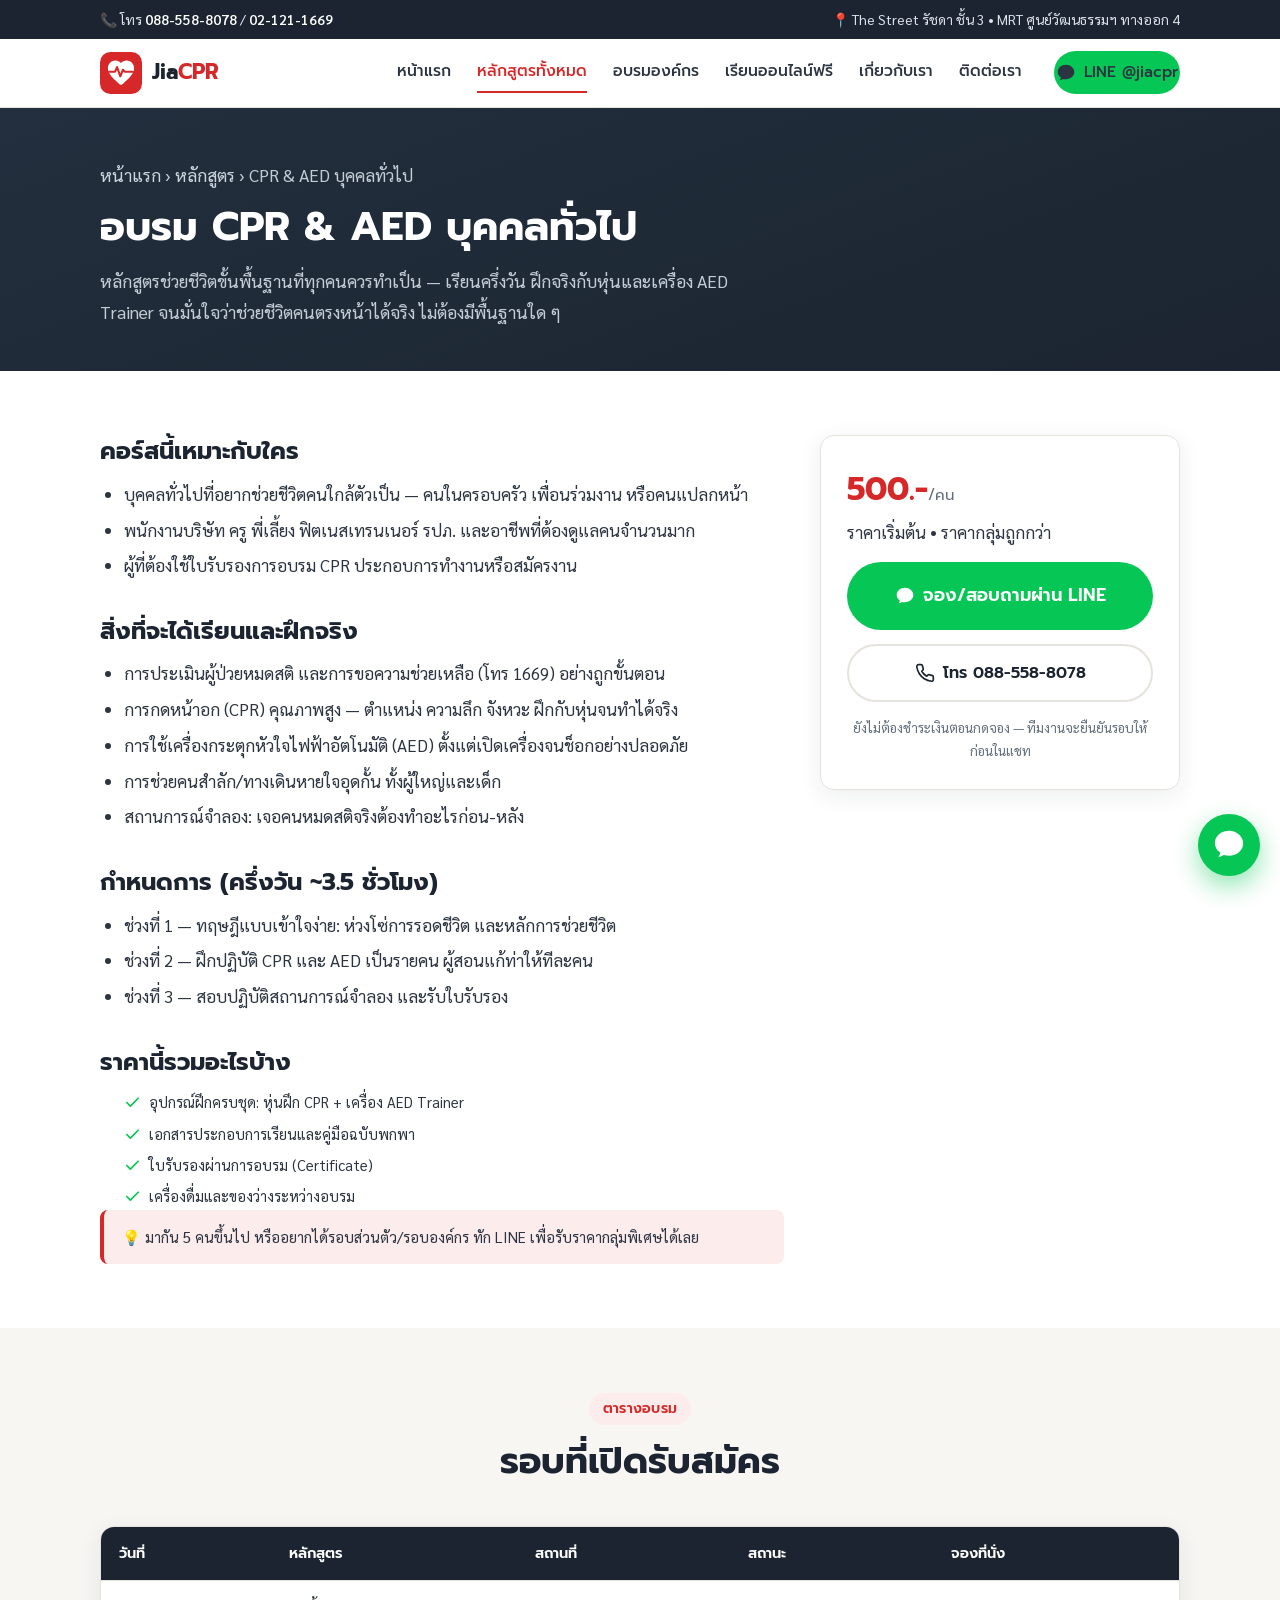
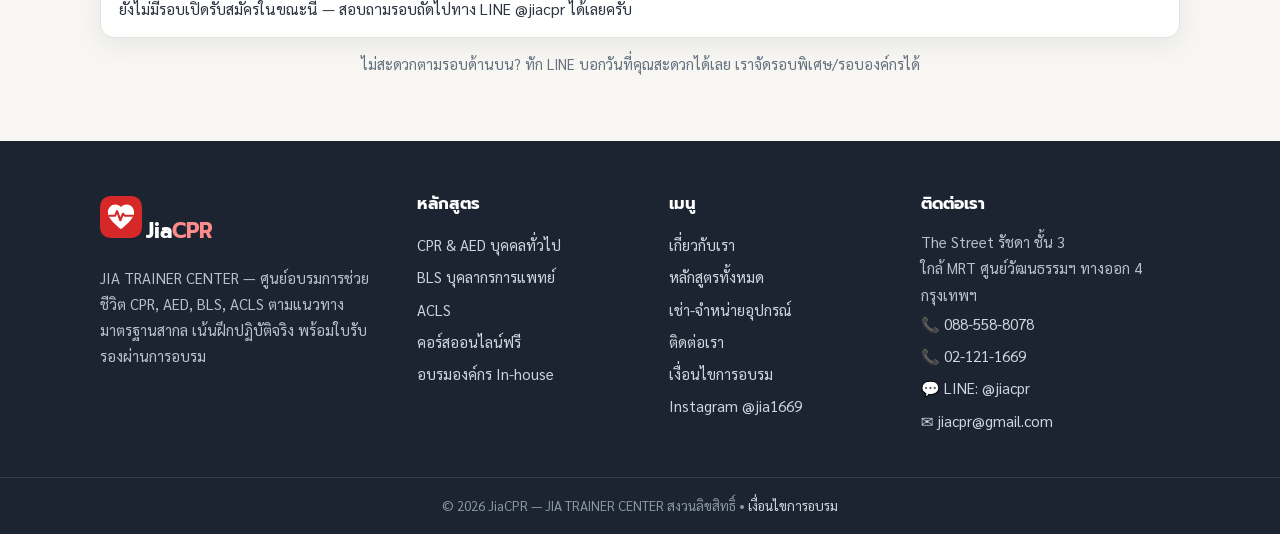
<file: cpr-aed.html>
<!DOCTYPE html>
<html lang="th">
<head>
<meta charset="UTF-8">
<meta name="viewport" content="width=device-width, initial-scale=1.0">
<title>อบรม CPR & AED บุคคลทั่วไป เริ่ม 500 บาท พร้อมใบรับรอง | JiaCPR</title>
<meta name="description" content="คอร์ส CPR & AED สำหรับบุคคลทั่วไป ไม่ต้องมีพื้นฐาน เรียนครึ่งวัน ฝึกปฏิบัติจริงกับหุ่นและเครื่อง AED Trainer พร้อมใบรับรอง ราคาเริ่ม 500 บาท จองผ่าน LINE @jiacpr">
<link rel="canonical" href="https://jiacpr.vercel.app/cpr-aed">
<meta name="theme-color" content="#d62828">
<meta property="og:type" content="website">
<meta property="og:site_name" content="JiaCPR — JIA TRAINER CENTER">
<meta property="og:title" content="อบรม CPR & AED บุคคลทั่วไป เริ่ม 500 บาท พร้อมใบรับรอง | JiaCPR">
<meta property="og:description" content="คอร์ส CPR & AED สำหรับบุคคลทั่วไป ไม่ต้องมีพื้นฐาน เรียนครึ่งวัน ฝึกปฏิบัติจริงกับหุ่นและเครื่อง AED Trainer พร้อมใบรับรอง ราคาเริ่ม 500 บาท จองผ่าน LINE @jiacpr">
<meta property="og:url" content="https://jiacpr.vercel.app/cpr-aed">
<meta property="og:image" content="https://jiacpr.vercel.app/assets/img/og-cover.png">
<meta property="og:locale" content="th_TH">
<meta name="twitter:card" content="summary_large_image">
<link rel="icon" type="image/svg+xml" href="assets/img/logo.svg">
<link rel="preconnect" href="https://fonts.googleapis.com">
<link rel="preconnect" href="https://fonts.gstatic.com" crossorigin>
<link href="https://fonts.googleapis.com/css2?family=Prompt:wght@500;600;700&family=Sarabun:wght@400;600&display=swap" rel="stylesheet">
<link rel="stylesheet" href="assets/css/main.css">
<script type="application/ld+json">
{
  "@context": "https://schema.org",
  "@type": "Course",
  "name": "อบรม CPR & AED บุคคลทั่วไป",
  "description": "หลักสูตรช่วยชีวิตขั้นพื้นฐานครึ่งวัน ฝึกปฏิบัติจริง พร้อมใบรับรอง",
  "url": "https://jiacpr.vercel.app/cpr-aed",
  "provider": { "@type": "Organization", "name": "JiaCPR — JIA TRAINER CENTER", "sameAs": "https://jiacpr.vercel.app/" }
}
</script>
</head>
<body>
<div class="topbar">
  <div class="container">
    <div>📞 โทร <a href="tel:0885588078">088-558-8078</a> / <a href="tel:021211669">02-121-1669</a></div>
    <div class="topbar-right">📍 The Street รัชดา ชั้น 3 • MRT ศูนย์วัฒนธรรมฯ ทางออก 4</div>
  </div>
</div>
<header class="site-header">
  <div class="container">
    <a class="brand" href="index.html">
      <img src="assets/img/logo.svg" alt="โลโก้ JiaCPR" width="42" height="42">
      <span class="brand-name">Jia<span>CPR</span></span>
    </a>
    <nav class="main-nav" id="mainNav">
      <a href="index.html">หน้าแรก</a>
      <a href="course.html" class="active">หลักสูตรทั้งหมด</a>
      <a href="inhouse.html">อบรมองค์กร</a>
      <a href="online.html">เรียนออนไลน์ฟรี</a>
      <a href="about.html">เกี่ยวกับเรา</a>
      <a href="contact.html">ติดต่อเรา</a>
      <a class="btn btn-line btn-sm nav-cta" data-line-msg="สนใจสอบถามคอร์สอบรม"><svg viewBox="0 0 24 24" fill="currentColor"><path d="M12 2C6.48 2 2 5.86 2 10.62c0 2.73 1.48 5.16 3.79 6.74-.13.98-.55 2.35-1.27 3.31 0 0 1.9-.26 3.8-1.55.6.14 1.22.24 1.86.28.6.06 1.2.1 1.82.1 5.52 0 10-3.86 10-8.62S17.52 2 12 2z"/></svg> LINE @jiacpr</a>
    </nav>
    <button class="menu-toggle" aria-label="เปิดเมนู" aria-expanded="false" aria-controls="mainNav">
      <svg viewBox="0 0 24 24" fill="none" stroke="currentColor" stroke-width="2" stroke-linecap="round"><path d="M4 6h16M4 12h16M4 18h16"/></svg>
    </button>
  </div>
</header>
<section class="page-hero">
  <div class="container">
    <p class="crumbs"><a href="index.html">หน้าแรก</a> › <a href="course.html">หลักสูตร</a> › CPR &amp; AED บุคคลทั่วไป</p>
    <h1>อบรม CPR &amp; AED บุคคลทั่วไป</h1>
    <p>หลักสูตรช่วยชีวิตขั้นพื้นฐานที่ทุกคนควรทำเป็น — เรียนครึ่งวัน ฝึกจริงกับหุ่นและเครื่อง AED Trainer จนมั่นใจว่าช่วยชีวิตคนตรงหน้าได้จริง ไม่ต้องมีพื้นฐานใด ๆ</p>
  </div>
</section>

<section class="section">
  <div class="container detail-grid">
    <div class="detail-main">
      
  <h2>คอร์สนี้เหมาะกับใคร</h2>
  <ul>
    <li>บุคคลทั่วไปที่อยากช่วยชีวิตคนใกล้ตัวเป็น — คนในครอบครัว เพื่อนร่วมงาน หรือคนแปลกหน้า</li>
    <li>พนักงานบริษัท ครู พี่เลี้ยง ฟิตเนสเทรนเนอร์ รปภ. และอาชีพที่ต้องดูแลคนจำนวนมาก</li>
    <li>ผู้ที่ต้องใช้ใบรับรองการอบรม CPR ประกอบการทำงานหรือสมัครงาน</li>
  </ul>
  <h2>สิ่งที่จะได้เรียนและฝึกจริง</h2>
  <ul>
    <li>การประเมินผู้ป่วยหมดสติ และการขอความช่วยเหลือ (โทร 1669) อย่างถูกขั้นตอน</li>
    <li>การกดหน้าอก (CPR) คุณภาพสูง — ตำแหน่ง ความลึก จังหวะ ฝึกกับหุ่นจนทำได้จริง</li>
    <li>การใช้เครื่องกระตุกหัวใจไฟฟ้าอัตโนมัติ (AED) ตั้งแต่เปิดเครื่องจนช็อกอย่างปลอดภัย</li>
    <li>การช่วยคนสำลัก/ทางเดินหายใจอุดกั้น ทั้งผู้ใหญ่และเด็ก</li>
    <li>สถานการณ์จำลอง: เจอคนหมดสติจริงต้องทำอะไรก่อน-หลัง</li>
  </ul>
  <h2>กำหนดการ (ครึ่งวัน ~3.5 ชั่วโมง)</h2>
  <ul>
    <li>ช่วงที่ 1 — ทฤษฎีแบบเข้าใจง่าย: ห่วงโซ่การรอดชีวิต และหลักการช่วยชีวิต</li>
    <li>ช่วงที่ 2 — ฝึกปฏิบัติ CPR และ AED เป็นรายคน ผู้สอนแก้ท่าให้ทีละคน</li>
    <li>ช่วงที่ 3 — สอบปฏิบัติสถานการณ์จำลอง และรับใบรับรอง</li>
  </ul>
  <h2>ราคานี้รวมอะไรบ้าง</h2>
  <ul class="includes">
    <li><svg viewBox="0 0 24 24" fill="none" stroke="currentColor" stroke-width="2.4" stroke-linecap="round" stroke-linejoin="round"><path d="M20 6 9 17l-5-5"/></svg><span>อุปกรณ์ฝึกครบชุด: หุ่นฝึก CPR + เครื่อง AED Trainer</span></li>
    <li><svg viewBox="0 0 24 24" fill="none" stroke="currentColor" stroke-width="2.4" stroke-linecap="round" stroke-linejoin="round"><path d="M20 6 9 17l-5-5"/></svg><span>เอกสารประกอบการเรียนและคู่มือฉบับพกพา</span></li>
    <li><svg viewBox="0 0 24 24" fill="none" stroke="currentColor" stroke-width="2.4" stroke-linecap="round" stroke-linejoin="round"><path d="M20 6 9 17l-5-5"/></svg><span>ใบรับรองผ่านการอบรม (Certificate)</span></li>
    <li><svg viewBox="0 0 24 24" fill="none" stroke="currentColor" stroke-width="2.4" stroke-linecap="round" stroke-linejoin="round"><path d="M20 6 9 17l-5-5"/></svg><span>เครื่องดื่มและของว่างระหว่างอบรม</span></li>
  </ul>
  <div class="note">💡 มากัน 5 คนขึ้นไป หรืออยากได้รอบส่วนตัว/รอบองค์กร ทัก LINE เพื่อรับราคากลุ่มพิเศษได้เลย</div>
  
    </div>
    <aside class="buy-box">
      <!-- TODO: ยืนยันราคาจริง --><div><span class="price">500.-<small>/คน</small></span><div class="price-note">ราคาเริ่มต้น • ราคากลุ่มถูกกว่า</div></div>
      <a class="btn btn-line btn-lg" data-line-msg="สนใจจองคอร์ส CPR &amp; AED บุคคลทั่วไป ขอรายละเอียดรอบอบรมครับ/ค่ะ"><svg viewBox="0 0 24 24" fill="currentColor"><path d="M12 2C6.48 2 2 5.86 2 10.62c0 2.73 1.48 5.16 3.79 6.74-.13.98-.55 2.35-1.27 3.31 0 0 1.9-.26 3.8-1.55.6.14 1.22.24 1.86.28.6.06 1.2.1 1.82.1 5.52 0 10-3.86 10-8.62S17.52 2 12 2z"/></svg> จอง/สอบถามผ่าน LINE</a>
      <a class="btn btn-outline" href="tel:0885588078"><svg viewBox="0 0 24 24" fill="none" stroke="currentColor" stroke-width="2" stroke-linecap="round" stroke-linejoin="round"><path d="M22 16.92v3a2 2 0 0 1-2.18 2 19.79 19.79 0 0 1-8.63-3.07 19.5 19.5 0 0 1-6-6 19.79 19.79 0 0 1-3.07-8.67A2 2 0 0 1 4.11 2h3a2 2 0 0 1 2 1.72c.127.96.361 1.903.7 2.81a2 2 0 0 1-.45 2.11L8.09 9.91a16 16 0 0 0 6 6l1.27-1.27a2 2 0 0 1 2.11-.45c.907.339 1.85.573 2.81.7A2 2 0 0 1 22 16.92z"/></svg> โทร 088-558-8078</a>
      <p class="fine">ยังไม่ต้องชำระเงินตอนกดจอง — ทีมงานจะยืนยันรอบให้ก่อนในแชท</p>
    </aside>
  </div>
</section>

<section class="section alt">
  <div class="container">
    <div class="section-head"><span class="eyebrow">ตารางอบรม</span><h2>รอบที่เปิดรับสมัคร</h2></div>
    <div class="schedule-wrap">
  <table class="schedule">
    <thead><tr><th>วันที่</th><th>หลักสูตร</th><th>สถานที่</th><th>สถานะ</th><th>จองที่นั่ง</th></tr></thead>
    <tbody data-schedule-body data-base="assets/data/schedule.json" data-course-filter="cpr-aed">
      <tr><td colspan="5">กำลังโหลดตารางรอบอบรม…</td></tr>
    </tbody>
  </table>
</div>
<p style="text-align:center;color:var(--muted);font-size:14.5px;margin-top:14px">ไม่สะดวกตามรอบด้านบน? ทัก LINE บอกวันที่คุณสะดวกได้เลย เราจัดรอบพิเศษ/รอบองค์กรได้</p>
  </div>
</section>

<footer class="site-footer">
  <div class="container">
    <div>
      <a class="brand" href="index.html" style="margin-bottom:12px">
        <img src="assets/img/logo.svg" alt="โลโก้ JiaCPR" width="42" height="42">
        <span class="brand-name">Jia<span style="color:#ff8a8a">CPR</span></span>
      </a>
      <p>JIA TRAINER CENTER — ศูนย์อบรมการช่วยชีวิต CPR, AED, BLS, ACLS ตามแนวทางมาตรฐานสากล เน้นฝึกปฏิบัติจริง พร้อมใบรับรองผ่านการอบรม</p>
    </div>
    <div>
      <h4>หลักสูตร</h4>
      <a href="cpr-aed.html">CPR &amp; AED บุคคลทั่วไป</a>
      <a href="bls.html">BLS บุคลากรการแพทย์</a>
      <a href="acls.html">ACLS</a>
      <a href="online.html">คอร์สออนไลน์ฟรี</a>
      <a href="inhouse.html">อบรมองค์กร In-house</a>
    </div>
    <div>
      <h4>เมนู</h4>
      <a href="about.html">เกี่ยวกับเรา</a>
      <a href="course.html">หลักสูตรทั้งหมด</a>
      <a href="rental.html">เช่า-จำหน่ายอุปกรณ์</a>
      <a href="contact.html">ติดต่อเรา</a>
      <a href="terms.html">เงื่อนไขการอบรม</a>
      <a href="https://www.instagram.com/jia1669/" target="_blank" rel="noopener">Instagram @jia1669</a>
    </div>
    <div>
      <h4>ติดต่อเรา</h4>
      <p>The Street รัชดา ชั้น 3<br>ใกล้ MRT ศูนย์วัฒนธรรมฯ ทางออก 4 กรุงเทพฯ</p>
      <a href="tel:0885588078">📞 088-558-8078</a>
      <a href="tel:021211669">📞 02-121-1669</a>
      <a data-line-msg="สนใจสอบถามคอร์สอบรม">💬 LINE: @jiacpr</a>
      <a href="mailto:jiacpr@gmail.com">✉️ jiacpr@gmail.com</a>
    </div>
  </div>
  <div class="footer-bottom">© <span data-year>2026</span> JiaCPR — JIA TRAINER CENTER สงวนลิขสิทธิ์ • <a href="terms.html" style="display:inline">เงื่อนไขการอบรม</a></div>
</footer>

<a class="float-line" data-line-msg="สนใจสอบถามคอร์สอบรม" aria-label="แชท LINE @jiacpr"><svg viewBox="0 0 24 24" fill="currentColor"><path d="M12 2C6.48 2 2 5.86 2 10.62c0 2.73 1.48 5.16 3.79 6.74-.13.98-.55 2.35-1.27 3.31 0 0 1.9-.26 3.8-1.55.6.14 1.22.24 1.86.28.6.06 1.2.1 1.82.1 5.52 0 10-3.86 10-8.62S17.52 2 12 2z"/></svg></a>

<nav class="mobile-bar" aria-label="เมนูติดต่อด่วน">
  <a class="mb-call" href="tel:0885588078"><svg viewBox="0 0 24 24" fill="none" stroke="currentColor" stroke-width="2" stroke-linecap="round" stroke-linejoin="round"><path d="M22 16.92v3a2 2 0 0 1-2.18 2 19.79 19.79 0 0 1-8.63-3.07 19.5 19.5 0 0 1-6-6 19.79 19.79 0 0 1-3.07-8.67A2 2 0 0 1 4.11 2h3a2 2 0 0 1 2 1.72c.127.96.361 1.903.7 2.81a2 2 0 0 1-.45 2.11L8.09 9.91a16 16 0 0 0 6 6l1.27-1.27a2 2 0 0 1 2.11-.45c.907.339 1.85.573 2.81.7A2 2 0 0 1 22 16.92z"/></svg><span>โทรเลย</span></a>
  <a class="mb-line" data-line-msg="สนใจสอบถามคอร์สอบรม"><svg viewBox="0 0 24 24" fill="currentColor"><path d="M12 2C6.48 2 2 5.86 2 10.62c0 2.73 1.48 5.16 3.79 6.74-.13.98-.55 2.35-1.27 3.31 0 0 1.9-.26 3.8-1.55.6.14 1.22.24 1.86.28.6.06 1.2.1 1.82.1 5.52 0 10-3.86 10-8.62S17.52 2 12 2z"/></svg><span>แชท LINE</span></a>
  <a class="mb-course" href="course.html"><svg viewBox="0 0 24 24" fill="none" stroke="currentColor" stroke-width="2" stroke-linecap="round" stroke-linejoin="round"><path d="M4 19.5v-15A2.5 2.5 0 0 1 6.5 2H20v20H6.5a2.5 2.5 0 0 1 0-5H20"/></svg><span>ดูคอร์ส</span></a>
</nav>

<script src="https://ads2.jiacpr.com/track.js" data-business="jiacpr-course" defer></script>
<script src="assets/js/main.js" defer></script>
</body>
</html>
</file>
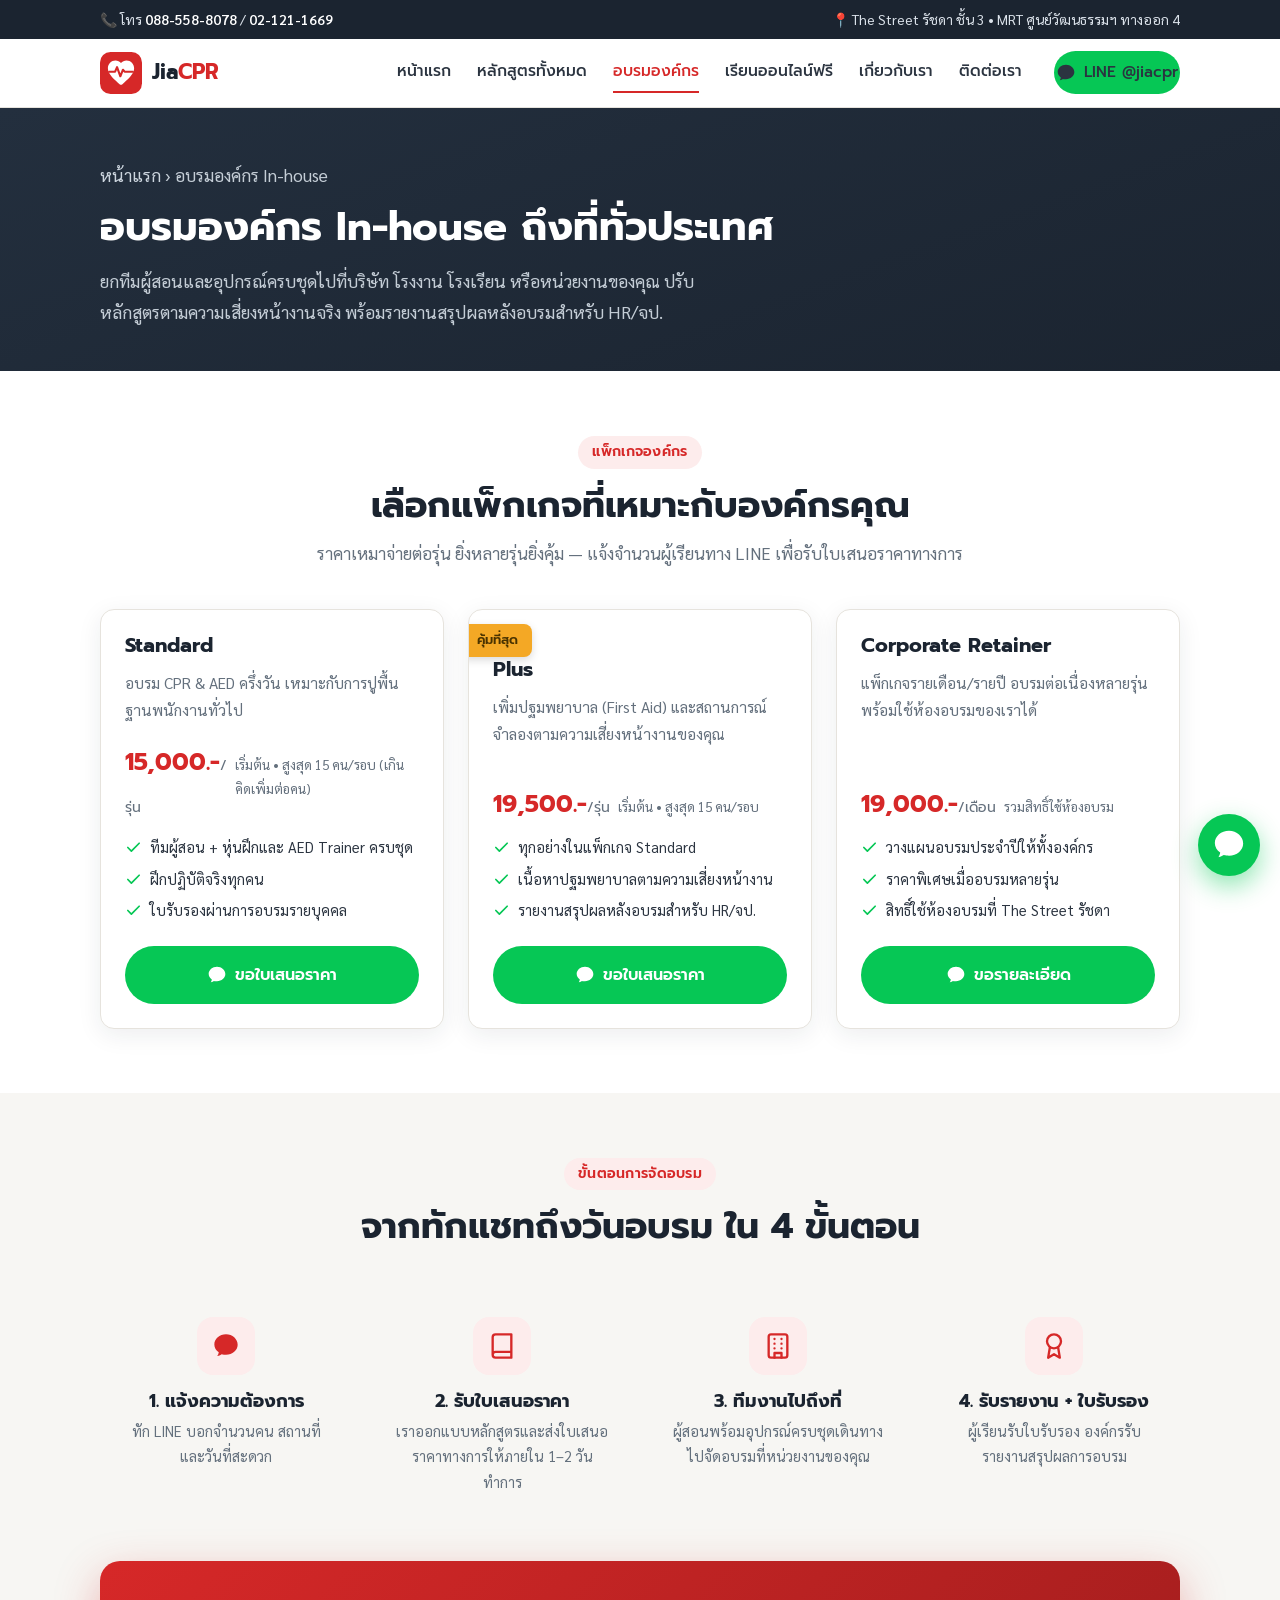
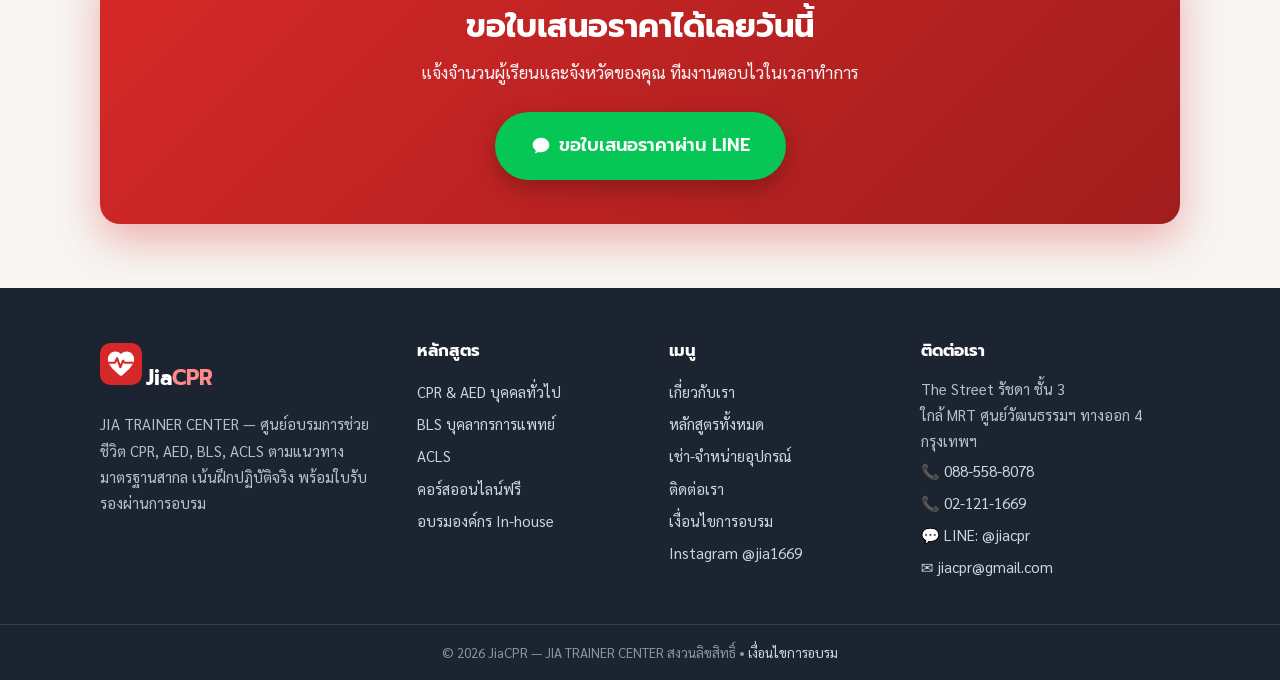
<file: inhouse.html>
<!DOCTYPE html>
<html lang="th">
<head>
<meta charset="UTF-8">
<meta name="viewport" content="width=device-width, initial-scale=1.0">
<title>อบรม CPR & AED สำหรับองค์กร In-house ถึงที่ทั่วประเทศ | JiaCPR</title>
<meta name="description" content="บริการอบรม CPR AED และปฐมพยาบาลสำหรับองค์กรแบบ In-house ทีมผู้สอนพร้อมอุปกรณ์ครบชุดเดินทางถึงที่ทั่วประเทศ เหมาจ่ายต่อรุ่น พร้อมรายงานสรุปผล ขอใบเสนอราคาทาง LINE">
<link rel="canonical" href="https://jiacpr.vercel.app/inhouse">
<meta name="theme-color" content="#d62828">
<meta property="og:type" content="website">
<meta property="og:site_name" content="JiaCPR — JIA TRAINER CENTER">
<meta property="og:title" content="อบรม CPR & AED สำหรับองค์กร In-house ถึงที่ทั่วประเทศ | JiaCPR">
<meta property="og:description" content="บริการอบรม CPR AED และปฐมพยาบาลสำหรับองค์กรแบบ In-house ทีมผู้สอนพร้อมอุปกรณ์ครบชุดเดินทางถึงที่ทั่วประเทศ เหมาจ่ายต่อรุ่น พร้อมรายงานสรุปผล ขอใบเสนอราคาทาง LINE">
<meta property="og:url" content="https://jiacpr.vercel.app/inhouse">
<meta property="og:image" content="https://jiacpr.vercel.app/assets/img/og-cover.png">
<meta property="og:locale" content="th_TH">
<meta name="twitter:card" content="summary_large_image">
<link rel="icon" type="image/svg+xml" href="assets/img/logo.svg">
<link rel="preconnect" href="https://fonts.googleapis.com">
<link rel="preconnect" href="https://fonts.gstatic.com" crossorigin>
<link href="https://fonts.googleapis.com/css2?family=Prompt:wght@500;600;700&family=Sarabun:wght@400;600&display=swap" rel="stylesheet">
<link rel="stylesheet" href="assets/css/main.css">
<script type="application/ld+json">
{
  "@context": "https://schema.org",
  "@type": "Course",
  "name": "อบรมองค์กร In-house CPR & AED",
  "description": "บริการอบรมช่วยชีวิตถึงที่สำหรับองค์กรทั่วประเทศ",
  "url": "https://jiacpr.vercel.app/inhouse",
  "provider": { "@type": "Organization", "name": "JiaCPR — JIA TRAINER CENTER", "sameAs": "https://jiacpr.vercel.app/" }
}
</script>
</head>
<body>
<div class="topbar">
  <div class="container">
    <div>📞 โทร <a href="tel:0885588078">088-558-8078</a> / <a href="tel:021211669">02-121-1669</a></div>
    <div class="topbar-right">📍 The Street รัชดา ชั้น 3 • MRT ศูนย์วัฒนธรรมฯ ทางออก 4</div>
  </div>
</div>
<header class="site-header">
  <div class="container">
    <a class="brand" href="index.html">
      <img src="assets/img/logo.svg" alt="โลโก้ JiaCPR" width="42" height="42">
      <span class="brand-name">Jia<span>CPR</span></span>
    </a>
    <nav class="main-nav" id="mainNav">
      <a href="index.html">หน้าแรก</a>
      <a href="course.html">หลักสูตรทั้งหมด</a>
      <a href="inhouse.html" class="active">อบรมองค์กร</a>
      <a href="online.html">เรียนออนไลน์ฟรี</a>
      <a href="about.html">เกี่ยวกับเรา</a>
      <a href="contact.html">ติดต่อเรา</a>
      <a class="btn btn-line btn-sm nav-cta" data-line-msg="สนใจสอบถามคอร์สอบรม"><svg viewBox="0 0 24 24" fill="currentColor"><path d="M12 2C6.48 2 2 5.86 2 10.62c0 2.73 1.48 5.16 3.79 6.74-.13.98-.55 2.35-1.27 3.31 0 0 1.9-.26 3.8-1.55.6.14 1.22.24 1.86.28.6.06 1.2.1 1.82.1 5.52 0 10-3.86 10-8.62S17.52 2 12 2z"/></svg> LINE @jiacpr</a>
    </nav>
    <button class="menu-toggle" aria-label="เปิดเมนู" aria-expanded="false" aria-controls="mainNav">
      <svg viewBox="0 0 24 24" fill="none" stroke="currentColor" stroke-width="2" stroke-linecap="round"><path d="M4 6h16M4 12h16M4 18h16"/></svg>
    </button>
  </div>
</header>
<section class="page-hero">
  <div class="container">
    <p class="crumbs"><a href="index.html">หน้าแรก</a> › อบรมองค์กร In-house</p>
    <h1>อบรมองค์กร In-house ถึงที่ทั่วประเทศ</h1>
    <p>ยกทีมผู้สอนและอุปกรณ์ครบชุดไปที่บริษัท โรงงาน โรงเรียน หรือหน่วยงานของคุณ ปรับหลักสูตรตามความเสี่ยงหน้างานจริง พร้อมรายงานสรุปผลหลังอบรมสำหรับ HR/จป.</p>
  </div>
</section>

<section class="section">
  <div class="container">
    <div class="section-head"><span class="eyebrow">แพ็กเกจองค์กร</span><h2>เลือกแพ็กเกจที่เหมาะกับองค์กรคุณ</h2><p><!-- TODO: ยืนยันราคาและเงื่อนไขแพ็กเกจจริง -->ราคาเหมาจ่ายต่อรุ่น ยิ่งหลายรุ่นยิ่งคุ้ม — แจ้งจำนวนผู้เรียนทาง LINE เพื่อรับใบเสนอราคาทางการ</p></div>
    <div class="grid cols-3">
      <article class="card">
        <div class="card-body">
          <h3>Standard</h3>
          <p>อบรม CPR &amp; AED ครึ่งวัน เหมาะกับการปูพื้นฐานพนักงานทั่วไป</p>
          <div class="price-row"><span class="price">15,000.-<small>/รุ่น</small></span><span class="price-note">เริ่มต้น • สูงสุด 15 คน/รอบ (เกินคิดเพิ่มต่อคน)</span></div>
          <ul class="includes">
            <li><svg viewBox="0 0 24 24" fill="none" stroke="currentColor" stroke-width="2.4" stroke-linecap="round" stroke-linejoin="round"><path d="M20 6 9 17l-5-5"/></svg><span>ทีมผู้สอน + หุ่นฝึกและ AED Trainer ครบชุด</span></li>
            <li><svg viewBox="0 0 24 24" fill="none" stroke="currentColor" stroke-width="2.4" stroke-linecap="round" stroke-linejoin="round"><path d="M20 6 9 17l-5-5"/></svg><span>ฝึกปฏิบัติจริงทุกคน</span></li>
            <li><svg viewBox="0 0 24 24" fill="none" stroke="currentColor" stroke-width="2.4" stroke-linecap="round" stroke-linejoin="round"><path d="M20 6 9 17l-5-5"/></svg><span>ใบรับรองผ่านการอบรมรายบุคคล</span></li>
          </ul>
          <div class="card-actions"><a class="btn btn-line" data-line-msg="ขอใบเสนอราคาแพ็กเกจ In-house แบบ Standard จำนวนผู้เรียนประมาณ __ คน"><svg viewBox="0 0 24 24" fill="currentColor"><path d="M12 2C6.48 2 2 5.86 2 10.62c0 2.73 1.48 5.16 3.79 6.74-.13.98-.55 2.35-1.27 3.31 0 0 1.9-.26 3.8-1.55.6.14 1.22.24 1.86.28.6.06 1.2.1 1.82.1 5.52 0 10-3.86 10-8.62S17.52 2 12 2z"/></svg> ขอใบเสนอราคา</a></div>
        </div>
      </article>
      <article class="card">
        <span class="ribbon">คุ้มที่สุด</span>
        <div class="card-body">
          <h3>Plus</h3>
          <p>เพิ่มปฐมพยาบาล (First Aid) และสถานการณ์จำลองตามความเสี่ยงหน้างานของคุณ</p>
          <div class="price-row"><!-- TODO: ยืนยันราคาจริง --><span class="price">19,500.-<small>/รุ่น</small></span><span class="price-note">เริ่มต้น • สูงสุด 15 คน/รอบ</span></div>
          <ul class="includes">
            <li><svg viewBox="0 0 24 24" fill="none" stroke="currentColor" stroke-width="2.4" stroke-linecap="round" stroke-linejoin="round"><path d="M20 6 9 17l-5-5"/></svg><span>ทุกอย่างในแพ็กเกจ Standard</span></li>
            <li><svg viewBox="0 0 24 24" fill="none" stroke="currentColor" stroke-width="2.4" stroke-linecap="round" stroke-linejoin="round"><path d="M20 6 9 17l-5-5"/></svg><span>เนื้อหาปฐมพยาบาลตามความเสี่ยงหน้างาน</span></li>
            <li><svg viewBox="0 0 24 24" fill="none" stroke="currentColor" stroke-width="2.4" stroke-linecap="round" stroke-linejoin="round"><path d="M20 6 9 17l-5-5"/></svg><span>รายงานสรุปผลหลังอบรมสำหรับ HR/จป.</span></li>
          </ul>
          <div class="card-actions"><a class="btn btn-line" data-line-msg="ขอใบเสนอราคาแพ็กเกจ In-house แบบ Plus จำนวนผู้เรียนประมาณ __ คน"><svg viewBox="0 0 24 24" fill="currentColor"><path d="M12 2C6.48 2 2 5.86 2 10.62c0 2.73 1.48 5.16 3.79 6.74-.13.98-.55 2.35-1.27 3.31 0 0 1.9-.26 3.8-1.55.6.14 1.22.24 1.86.28.6.06 1.2.1 1.82.1 5.52 0 10-3.86 10-8.62S17.52 2 12 2z"/></svg> ขอใบเสนอราคา</a></div>
        </div>
      </article>
      <article class="card">
        <div class="card-body">
          <h3>Corporate Retainer</h3>
          <p>แพ็กเกจรายเดือน/รายปี อบรมต่อเนื่องหลายรุ่น พร้อมใช้ห้องอบรมของเราได้</p>
          <div class="price-row"><span class="price">19,000.-<small>/เดือน</small></span><span class="price-note">รวมสิทธิ์ใช้ห้องอบรม</span></div>
          <ul class="includes">
            <li><svg viewBox="0 0 24 24" fill="none" stroke="currentColor" stroke-width="2.4" stroke-linecap="round" stroke-linejoin="round"><path d="M20 6 9 17l-5-5"/></svg><span>วางแผนอบรมประจำปีให้ทั้งองค์กร</span></li>
            <li><svg viewBox="0 0 24 24" fill="none" stroke="currentColor" stroke-width="2.4" stroke-linecap="round" stroke-linejoin="round"><path d="M20 6 9 17l-5-5"/></svg><span>ราคาพิเศษเมื่ออบรมหลายรุ่น</span></li>
            <li><svg viewBox="0 0 24 24" fill="none" stroke="currentColor" stroke-width="2.4" stroke-linecap="round" stroke-linejoin="round"><path d="M20 6 9 17l-5-5"/></svg><span>สิทธิ์ใช้ห้องอบรมที่ The Street รัชดา</span></li>
          </ul>
          <div class="card-actions"><a class="btn btn-line" data-line-msg="สนใจแพ็กเกจ Corporate Retainer สำหรับองค์กร ขอรายละเอียดครับ/ค่ะ"><svg viewBox="0 0 24 24" fill="currentColor"><path d="M12 2C6.48 2 2 5.86 2 10.62c0 2.73 1.48 5.16 3.79 6.74-.13.98-.55 2.35-1.27 3.31 0 0 1.9-.26 3.8-1.55.6.14 1.22.24 1.86.28.6.06 1.2.1 1.82.1 5.52 0 10-3.86 10-8.62S17.52 2 12 2z"/></svg> ขอรายละเอียด</a></div>
        </div>
      </article>
    </div>
  </div>
</section>

<section class="section alt">
  <div class="container">
    <div class="section-head"><span class="eyebrow">ขั้นตอนการจัดอบรม</span><h2>จากทักแชทถึงวันอบรม ใน 4 ขั้นตอน</h2></div>
    <div class="grid cols-4">
      <div class="feature"><div class="icon"><svg viewBox="0 0 24 24" fill="currentColor"><path d="M12 2C6.48 2 2 5.86 2 10.62c0 2.73 1.48 5.16 3.79 6.74-.13.98-.55 2.35-1.27 3.31 0 0 1.9-.26 3.8-1.55.6.14 1.22.24 1.86.28.6.06 1.2.1 1.82.1 5.52 0 10-3.86 10-8.62S17.52 2 12 2z"/></svg></div><h3>1. แจ้งความต้องการ</h3><p>ทัก LINE บอกจำนวนคน สถานที่ และวันที่สะดวก</p></div>
      <div class="feature"><div class="icon"><svg viewBox="0 0 24 24" fill="none" stroke="currentColor" stroke-width="2" stroke-linecap="round" stroke-linejoin="round"><path d="M4 19.5v-15A2.5 2.5 0 0 1 6.5 2H20v20H6.5a2.5 2.5 0 0 1 0-5H20"/></svg></div><h3>2. รับใบเสนอราคา</h3><p>เราออกแบบหลักสูตรและส่งใบเสนอราคาทางการให้ภายใน 1–2 วันทำการ</p></div>
      <div class="feature"><div class="icon"><svg viewBox="0 0 24 24" fill="none" stroke="currentColor" stroke-width="2" stroke-linecap="round" stroke-linejoin="round"><rect x="4" y="2" width="16" height="20" rx="2"/><path d="M9 22v-4h6v4M9 6h.01M15 6h.01M9 10h.01M15 10h.01M9 14h.01M15 14h.01"/></svg></div><h3>3. ทีมงานไปถึงที่</h3><p>ผู้สอนพร้อมอุปกรณ์ครบชุดเดินทางไปจัดอบรมที่หน่วยงานของคุณ</p></div>
      <div class="feature"><div class="icon"><svg viewBox="0 0 24 24" fill="none" stroke="currentColor" stroke-width="2" stroke-linecap="round" stroke-linejoin="round"><circle cx="12" cy="8" r="6"/><path d="M15.477 12.89 17 22l-5-3-5 3 1.523-9.11"/></svg></div><h3>4. รับรายงาน + ใบรับรอง</h3><p>ผู้เรียนรับใบรับรอง องค์กรรับรายงานสรุปผลการอบรม</p></div>
    </div>
    <div class="cta-banner" style="margin-top:40px">
      <h2>ขอใบเสนอราคาได้เลยวันนี้</h2>
      <p>แจ้งจำนวนผู้เรียนและจังหวัดของคุณ ทีมงานตอบไวในเวลาทำการ</p>
      <a class="btn btn-line btn-lg" data-line-msg="ขอใบเสนอราคาอบรม In-house สำหรับองค์กร จำนวนผู้เรียนประมาณ __ คน จังหวัด __"><svg viewBox="0 0 24 24" fill="currentColor"><path d="M12 2C6.48 2 2 5.86 2 10.62c0 2.73 1.48 5.16 3.79 6.74-.13.98-.55 2.35-1.27 3.31 0 0 1.9-.26 3.8-1.55.6.14 1.22.24 1.86.28.6.06 1.2.1 1.82.1 5.52 0 10-3.86 10-8.62S17.52 2 12 2z"/></svg> ขอใบเสนอราคาผ่าน LINE</a>
    </div>
  </div>
</section>

<footer class="site-footer">
  <div class="container">
    <div>
      <a class="brand" href="index.html" style="margin-bottom:12px">
        <img src="assets/img/logo.svg" alt="โลโก้ JiaCPR" width="42" height="42">
        <span class="brand-name">Jia<span style="color:#ff8a8a">CPR</span></span>
      </a>
      <p>JIA TRAINER CENTER — ศูนย์อบรมการช่วยชีวิต CPR, AED, BLS, ACLS ตามแนวทางมาตรฐานสากล เน้นฝึกปฏิบัติจริง พร้อมใบรับรองผ่านการอบรม</p>
    </div>
    <div>
      <h4>หลักสูตร</h4>
      <a href="cpr-aed.html">CPR &amp; AED บุคคลทั่วไป</a>
      <a href="bls.html">BLS บุคลากรการแพทย์</a>
      <a href="acls.html">ACLS</a>
      <a href="online.html">คอร์สออนไลน์ฟรี</a>
      <a href="inhouse.html">อบรมองค์กร In-house</a>
    </div>
    <div>
      <h4>เมนู</h4>
      <a href="about.html">เกี่ยวกับเรา</a>
      <a href="course.html">หลักสูตรทั้งหมด</a>
      <a href="rental.html">เช่า-จำหน่ายอุปกรณ์</a>
      <a href="contact.html">ติดต่อเรา</a>
      <a href="terms.html">เงื่อนไขการอบรม</a>
      <a href="https://www.instagram.com/jia1669/" target="_blank" rel="noopener">Instagram @jia1669</a>
    </div>
    <div>
      <h4>ติดต่อเรา</h4>
      <p>The Street รัชดา ชั้น 3<br>ใกล้ MRT ศูนย์วัฒนธรรมฯ ทางออก 4 กรุงเทพฯ</p>
      <a href="tel:0885588078">📞 088-558-8078</a>
      <a href="tel:021211669">📞 02-121-1669</a>
      <a data-line-msg="สนใจสอบถามคอร์สอบรม">💬 LINE: @jiacpr</a>
      <a href="mailto:jiacpr@gmail.com">✉️ jiacpr@gmail.com</a>
    </div>
  </div>
  <div class="footer-bottom">© <span data-year>2026</span> JiaCPR — JIA TRAINER CENTER สงวนลิขสิทธิ์ • <a href="terms.html" style="display:inline">เงื่อนไขการอบรม</a></div>
</footer>

<a class="float-line" data-line-msg="สนใจสอบถามคอร์สอบรม" aria-label="แชท LINE @jiacpr"><svg viewBox="0 0 24 24" fill="currentColor"><path d="M12 2C6.48 2 2 5.86 2 10.62c0 2.73 1.48 5.16 3.79 6.74-.13.98-.55 2.35-1.27 3.31 0 0 1.9-.26 3.8-1.55.6.14 1.22.24 1.86.28.6.06 1.2.1 1.82.1 5.52 0 10-3.86 10-8.62S17.52 2 12 2z"/></svg></a>

<nav class="mobile-bar" aria-label="เมนูติดต่อด่วน">
  <a class="mb-call" href="tel:0885588078"><svg viewBox="0 0 24 24" fill="none" stroke="currentColor" stroke-width="2" stroke-linecap="round" stroke-linejoin="round"><path d="M22 16.92v3a2 2 0 0 1-2.18 2 19.79 19.79 0 0 1-8.63-3.07 19.5 19.5 0 0 1-6-6 19.79 19.79 0 0 1-3.07-8.67A2 2 0 0 1 4.11 2h3a2 2 0 0 1 2 1.72c.127.96.361 1.903.7 2.81a2 2 0 0 1-.45 2.11L8.09 9.91a16 16 0 0 0 6 6l1.27-1.27a2 2 0 0 1 2.11-.45c.907.339 1.85.573 2.81.7A2 2 0 0 1 22 16.92z"/></svg><span>โทรเลย</span></a>
  <a class="mb-line" data-line-msg="สนใจสอบถามคอร์สอบรม"><svg viewBox="0 0 24 24" fill="currentColor"><path d="M12 2C6.48 2 2 5.86 2 10.62c0 2.73 1.48 5.16 3.79 6.74-.13.98-.55 2.35-1.27 3.31 0 0 1.9-.26 3.8-1.55.6.14 1.22.24 1.86.28.6.06 1.2.1 1.82.1 5.52 0 10-3.86 10-8.62S17.52 2 12 2z"/></svg><span>แชท LINE</span></a>
  <a class="mb-course" href="course.html"><svg viewBox="0 0 24 24" fill="none" stroke="currentColor" stroke-width="2" stroke-linecap="round" stroke-linejoin="round"><path d="M4 19.5v-15A2.5 2.5 0 0 1 6.5 2H20v20H6.5a2.5 2.5 0 0 1 0-5H20"/></svg><span>ดูคอร์ส</span></a>
</nav>

<script src="https://ads2.jiacpr.com/track.js" data-business="jiacpr-course" defer></script>
<script src="assets/js/main.js" defer></script>
</body>
</html>
</file>
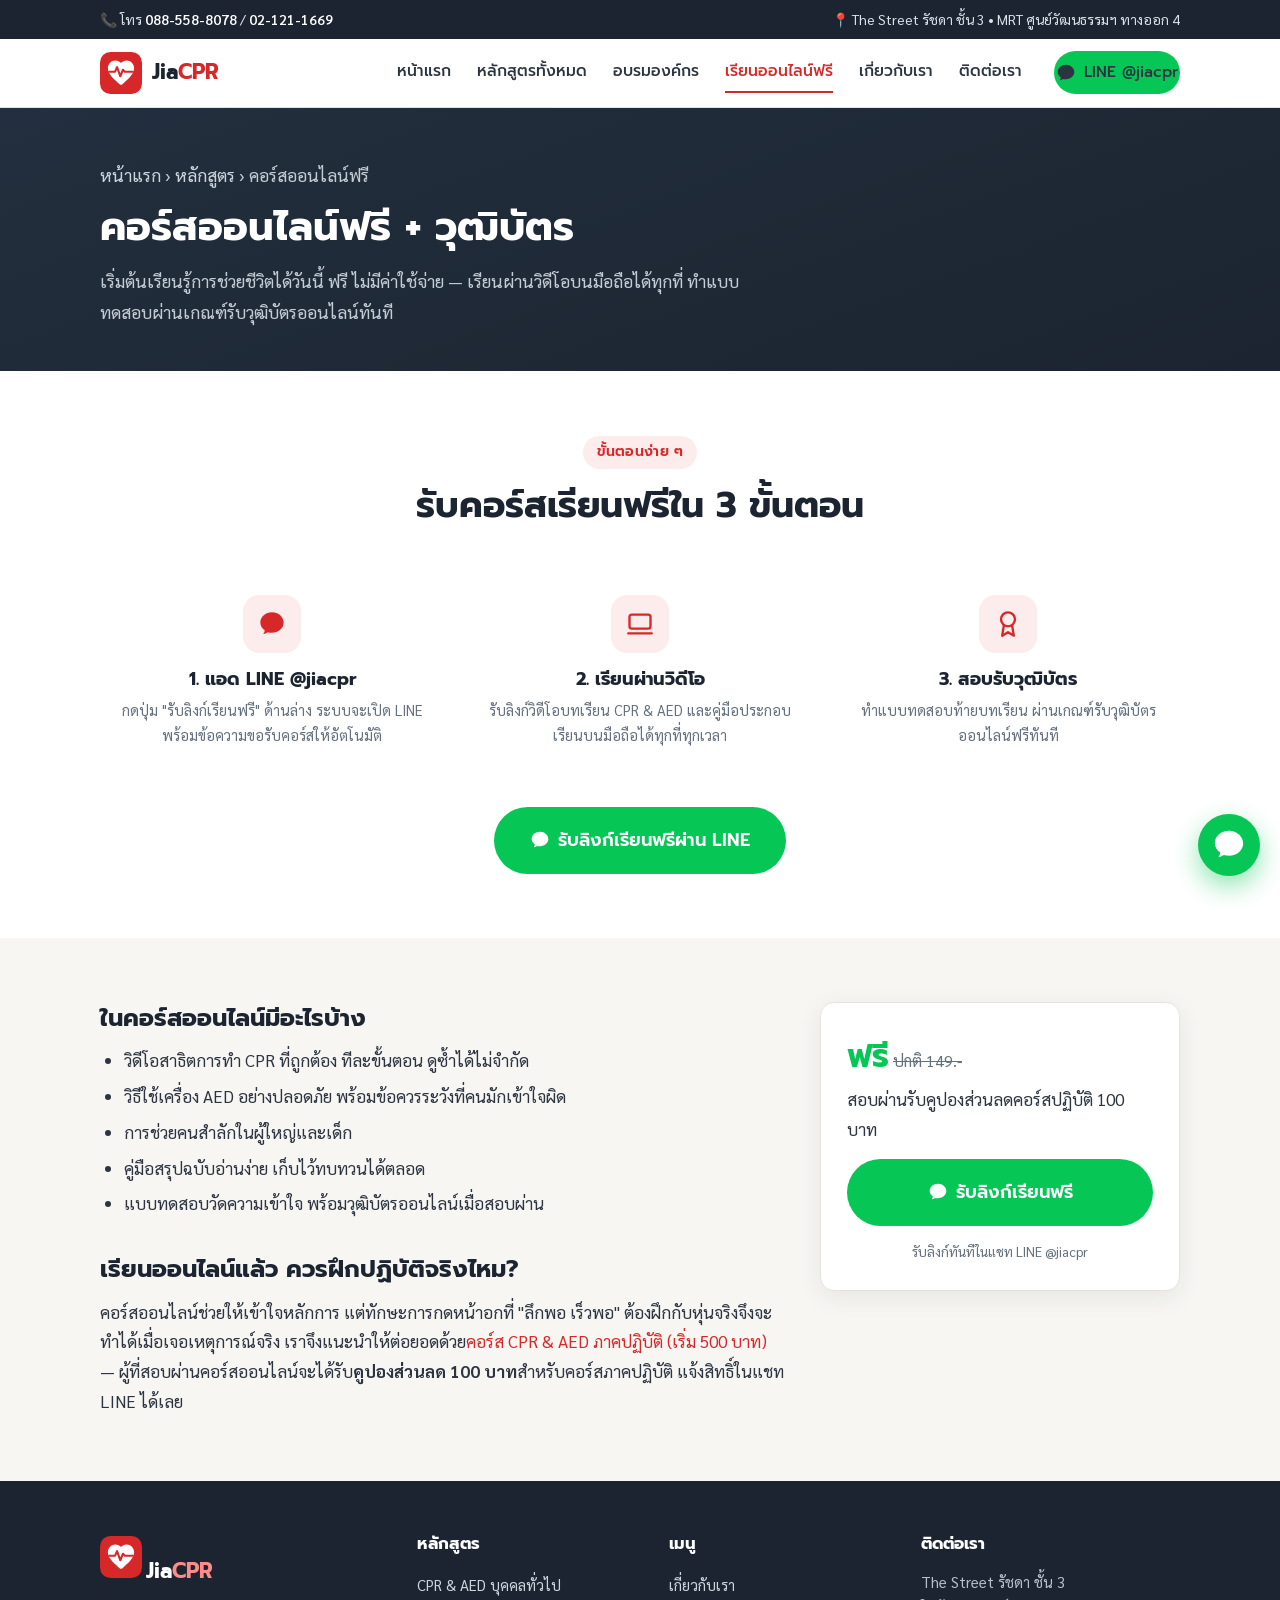
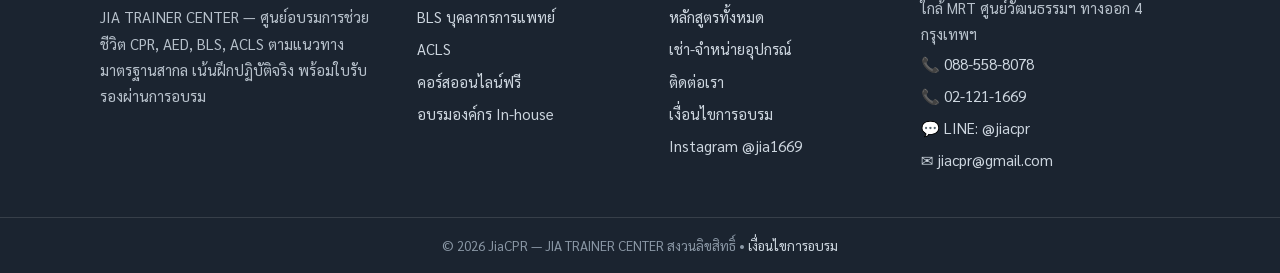
<file: online.html>
<!DOCTYPE html>
<html lang="th">
<head>
<meta charset="UTF-8">
<meta name="viewport" content="width=device-width, initial-scale=1.0">
<title>คอร์สออนไลน์ CPR ฟรี พร้อมวุฒิบัตร | JiaCPR</title>
<meta name="description" content="เรียนพื้นฐานการช่วยชีวิต CPR และการใช้ AED ออนไลน์ฟรีผ่านวิดีโอ ทำแบบทดสอบผ่านรับวุฒิบัตรออนไลน์ฟรี รับลิงก์เรียนทาง LINE @jiacpr">
<link rel="canonical" href="https://jiacpr.vercel.app/online">
<meta name="theme-color" content="#d62828">
<meta property="og:type" content="website">
<meta property="og:site_name" content="JiaCPR — JIA TRAINER CENTER">
<meta property="og:title" content="คอร์สออนไลน์ CPR ฟรี พร้อมวุฒิบัตร | JiaCPR">
<meta property="og:description" content="เรียนพื้นฐานการช่วยชีวิต CPR และการใช้ AED ออนไลน์ฟรีผ่านวิดีโอ ทำแบบทดสอบผ่านรับวุฒิบัตรออนไลน์ฟรี รับลิงก์เรียนทาง LINE @jiacpr">
<meta property="og:url" content="https://jiacpr.vercel.app/online">
<meta property="og:image" content="https://jiacpr.vercel.app/assets/img/og-cover.png">
<meta property="og:locale" content="th_TH">
<meta name="twitter:card" content="summary_large_image">
<link rel="icon" type="image/svg+xml" href="assets/img/logo.svg">
<link rel="preconnect" href="https://fonts.googleapis.com">
<link rel="preconnect" href="https://fonts.gstatic.com" crossorigin>
<link href="https://fonts.googleapis.com/css2?family=Prompt:wght@500;600;700&family=Sarabun:wght@400;600&display=swap" rel="stylesheet">
<link rel="stylesheet" href="assets/css/main.css">
<script type="application/ld+json">
{
  "@context": "https://schema.org",
  "@type": "Course",
  "name": "คอร์สออนไลน์ CPR ฟรี พร้อมวุฒิบัตร",
  "description": "เรียนพื้นฐานการช่วยชีวิตออนไลน์ฟรี พร้อมวุฒิบัตร",
  "url": "https://jiacpr.vercel.app/online",
  "provider": { "@type": "Organization", "name": "JiaCPR — JIA TRAINER CENTER", "sameAs": "https://jiacpr.vercel.app/" }
}
</script>
</head>
<body>
<div class="topbar">
  <div class="container">
    <div>📞 โทร <a href="tel:0885588078">088-558-8078</a> / <a href="tel:021211669">02-121-1669</a></div>
    <div class="topbar-right">📍 The Street รัชดา ชั้น 3 • MRT ศูนย์วัฒนธรรมฯ ทางออก 4</div>
  </div>
</div>
<header class="site-header">
  <div class="container">
    <a class="brand" href="index.html">
      <img src="assets/img/logo.svg" alt="โลโก้ JiaCPR" width="42" height="42">
      <span class="brand-name">Jia<span>CPR</span></span>
    </a>
    <nav class="main-nav" id="mainNav">
      <a href="index.html">หน้าแรก</a>
      <a href="course.html">หลักสูตรทั้งหมด</a>
      <a href="inhouse.html">อบรมองค์กร</a>
      <a href="online.html" class="active">เรียนออนไลน์ฟรี</a>
      <a href="about.html">เกี่ยวกับเรา</a>
      <a href="contact.html">ติดต่อเรา</a>
      <a class="btn btn-line btn-sm nav-cta" data-line-msg="สนใจสอบถามคอร์สอบรม"><svg viewBox="0 0 24 24" fill="currentColor"><path d="M12 2C6.48 2 2 5.86 2 10.62c0 2.73 1.48 5.16 3.79 6.74-.13.98-.55 2.35-1.27 3.31 0 0 1.9-.26 3.8-1.55.6.14 1.22.24 1.86.28.6.06 1.2.1 1.82.1 5.52 0 10-3.86 10-8.62S17.52 2 12 2z"/></svg> LINE @jiacpr</a>
    </nav>
    <button class="menu-toggle" aria-label="เปิดเมนู" aria-expanded="false" aria-controls="mainNav">
      <svg viewBox="0 0 24 24" fill="none" stroke="currentColor" stroke-width="2" stroke-linecap="round"><path d="M4 6h16M4 12h16M4 18h16"/></svg>
    </button>
  </div>
</header>
<section class="page-hero">
  <div class="container">
    <p class="crumbs"><a href="index.html">หน้าแรก</a> › <a href="course.html">หลักสูตร</a> › คอร์สออนไลน์ฟรี</p>
    <h1>คอร์สออนไลน์ฟรี + วุฒิบัตร</h1>
    <p>เริ่มต้นเรียนรู้การช่วยชีวิตได้วันนี้ ฟรี ไม่มีค่าใช้จ่าย — เรียนผ่านวิดีโอบนมือถือได้ทุกที่ ทำแบบทดสอบผ่านเกณฑ์รับวุฒิบัตรออนไลน์ทันที</p>
  </div>
</section>

<section class="section">
  <div class="container">
    <div class="section-head"><span class="eyebrow">ขั้นตอนง่าย ๆ</span><h2>รับคอร์สเรียนฟรีใน 3 ขั้นตอน</h2></div>
    <div class="grid cols-3">
      <div class="feature"><div class="icon"><svg viewBox="0 0 24 24" fill="currentColor"><path d="M12 2C6.48 2 2 5.86 2 10.62c0 2.73 1.48 5.16 3.79 6.74-.13.98-.55 2.35-1.27 3.31 0 0 1.9-.26 3.8-1.55.6.14 1.22.24 1.86.28.6.06 1.2.1 1.82.1 5.52 0 10-3.86 10-8.62S17.52 2 12 2z"/></svg></div><h3>1. แอด LINE @jiacpr</h3><p>กดปุ่ม "รับลิงก์เรียนฟรี" ด้านล่าง ระบบจะเปิด LINE พร้อมข้อความขอรับคอร์สให้อัตโนมัติ</p></div>
      <div class="feature"><div class="icon"><svg viewBox="0 0 24 24" fill="none" stroke="currentColor" stroke-width="2" stroke-linecap="round" stroke-linejoin="round"><rect x="3" y="4" width="18" height="12" rx="2"/><path d="M2 20h20"/></svg></div><h3>2. เรียนผ่านวิดีโอ</h3><p>รับลิงก์วิดีโอบทเรียน CPR &amp; AED และคู่มือประกอบ เรียนบนมือถือได้ทุกที่ทุกเวลา</p></div>
      <div class="feature"><div class="icon"><svg viewBox="0 0 24 24" fill="none" stroke="currentColor" stroke-width="2" stroke-linecap="round" stroke-linejoin="round"><circle cx="12" cy="8" r="6"/><path d="M15.477 12.89 17 22l-5-3-5 3 1.523-9.11"/></svg></div><h3>3. สอบรับวุฒิบัตร</h3><p>ทำแบบทดสอบท้ายบทเรียน ผ่านเกณฑ์รับวุฒิบัตรออนไลน์ฟรีทันที</p></div>
    </div>
    <p style="text-align:center;margin-top:32px">
      <a class="btn btn-line btn-lg" data-line-msg="ขอรับลิงก์คอร์สออนไลน์ฟรี พร้อมวุฒิบัตร"><svg viewBox="0 0 24 24" fill="currentColor"><path d="M12 2C6.48 2 2 5.86 2 10.62c0 2.73 1.48 5.16 3.79 6.74-.13.98-.55 2.35-1.27 3.31 0 0 1.9-.26 3.8-1.55.6.14 1.22.24 1.86.28.6.06 1.2.1 1.82.1 5.52 0 10-3.86 10-8.62S17.52 2 12 2z"/></svg> รับลิงก์เรียนฟรีผ่าน LINE</a>
    </p>
  </div>
</section>

<section class="section alt">
  <div class="container detail-grid">
    <div class="detail-main">
      <h2>ในคอร์สออนไลน์มีอะไรบ้าง</h2>
      <ul>
        <li>วิดีโอสาธิตการทำ CPR ที่ถูกต้อง ทีละขั้นตอน ดูซ้ำได้ไม่จำกัด</li>
        <li>วิธีใช้เครื่อง AED อย่างปลอดภัย พร้อมข้อควรระวังที่คนมักเข้าใจผิด</li>
        <li>การช่วยคนสำลักในผู้ใหญ่และเด็ก</li>
        <li>คู่มือสรุปฉบับอ่านง่าย เก็บไว้ทบทวนได้ตลอด</li>
        <li>แบบทดสอบวัดความเข้าใจ พร้อมวุฒิบัตรออนไลน์เมื่อสอบผ่าน</li>
      </ul>
      <h2>เรียนออนไลน์แล้ว ควรฝึกปฏิบัติจริงไหม?</h2>
      <p>คอร์สออนไลน์ช่วยให้เข้าใจหลักการ แต่ทักษะการกดหน้าอกที่ "ลึกพอ เร็วพอ" ต้องฝึกกับหุ่นจริงจึงจะทำได้เมื่อเจอเหตุการณ์จริง เราจึงแนะนำให้ต่อยอดด้วย<a href="cpr-aed.html">คอร์ส CPR &amp; AED ภาคปฏิบัติ (เริ่ม 500 บาท)</a> — ผู้ที่สอบผ่านคอร์สออนไลน์จะได้รับ<strong>คูปองส่วนลด 100 บาท</strong>สำหรับคอร์สภาคปฏิบัติ แจ้งสิทธิ์ในแชท LINE ได้เลย</p>
    </div>
    <aside class="buy-box">
      <div><span class="price" style="color:var(--line)">ฟรี</span> <span style="text-decoration:line-through;color:var(--muted);font-size:16px">ปกติ 149.-</span><div class="price-note">สอบผ่านรับคูปองส่วนลดคอร์สปฏิบัติ 100 บาท</div></div>
      <a class="btn btn-line btn-lg" data-line-msg="ขอรับลิงก์คอร์สออนไลน์ฟรี พร้อมวุฒิบัตร"><svg viewBox="0 0 24 24" fill="currentColor"><path d="M12 2C6.48 2 2 5.86 2 10.62c0 2.73 1.48 5.16 3.79 6.74-.13.98-.55 2.35-1.27 3.31 0 0 1.9-.26 3.8-1.55.6.14 1.22.24 1.86.28.6.06 1.2.1 1.82.1 5.52 0 10-3.86 10-8.62S17.52 2 12 2z"/></svg> รับลิงก์เรียนฟรี</a>
      <p class="fine">รับลิงก์ทันทีในแชท LINE @jiacpr</p>
    </aside>
  </div>
</section>

<footer class="site-footer">
  <div class="container">
    <div>
      <a class="brand" href="index.html" style="margin-bottom:12px">
        <img src="assets/img/logo.svg" alt="โลโก้ JiaCPR" width="42" height="42">
        <span class="brand-name">Jia<span style="color:#ff8a8a">CPR</span></span>
      </a>
      <p>JIA TRAINER CENTER — ศูนย์อบรมการช่วยชีวิต CPR, AED, BLS, ACLS ตามแนวทางมาตรฐานสากล เน้นฝึกปฏิบัติจริง พร้อมใบรับรองผ่านการอบรม</p>
    </div>
    <div>
      <h4>หลักสูตร</h4>
      <a href="cpr-aed.html">CPR &amp; AED บุคคลทั่วไป</a>
      <a href="bls.html">BLS บุคลากรการแพทย์</a>
      <a href="acls.html">ACLS</a>
      <a href="online.html">คอร์สออนไลน์ฟรี</a>
      <a href="inhouse.html">อบรมองค์กร In-house</a>
    </div>
    <div>
      <h4>เมนู</h4>
      <a href="about.html">เกี่ยวกับเรา</a>
      <a href="course.html">หลักสูตรทั้งหมด</a>
      <a href="rental.html">เช่า-จำหน่ายอุปกรณ์</a>
      <a href="contact.html">ติดต่อเรา</a>
      <a href="terms.html">เงื่อนไขการอบรม</a>
      <a href="https://www.instagram.com/jia1669/" target="_blank" rel="noopener">Instagram @jia1669</a>
    </div>
    <div>
      <h4>ติดต่อเรา</h4>
      <p>The Street รัชดา ชั้น 3<br>ใกล้ MRT ศูนย์วัฒนธรรมฯ ทางออก 4 กรุงเทพฯ</p>
      <a href="tel:0885588078">📞 088-558-8078</a>
      <a href="tel:021211669">📞 02-121-1669</a>
      <a data-line-msg="สนใจสอบถามคอร์สอบรม">💬 LINE: @jiacpr</a>
      <a href="mailto:jiacpr@gmail.com">✉️ jiacpr@gmail.com</a>
    </div>
  </div>
  <div class="footer-bottom">© <span data-year>2026</span> JiaCPR — JIA TRAINER CENTER สงวนลิขสิทธิ์ • <a href="terms.html" style="display:inline">เงื่อนไขการอบรม</a></div>
</footer>

<a class="float-line" data-line-msg="สนใจสอบถามคอร์สอบรม" aria-label="แชท LINE @jiacpr"><svg viewBox="0 0 24 24" fill="currentColor"><path d="M12 2C6.48 2 2 5.86 2 10.62c0 2.73 1.48 5.16 3.79 6.74-.13.98-.55 2.35-1.27 3.31 0 0 1.9-.26 3.8-1.55.6.14 1.22.24 1.86.28.6.06 1.2.1 1.82.1 5.52 0 10-3.86 10-8.62S17.52 2 12 2z"/></svg></a>

<nav class="mobile-bar" aria-label="เมนูติดต่อด่วน">
  <a class="mb-call" href="tel:0885588078"><svg viewBox="0 0 24 24" fill="none" stroke="currentColor" stroke-width="2" stroke-linecap="round" stroke-linejoin="round"><path d="M22 16.92v3a2 2 0 0 1-2.18 2 19.79 19.79 0 0 1-8.63-3.07 19.5 19.5 0 0 1-6-6 19.79 19.79 0 0 1-3.07-8.67A2 2 0 0 1 4.11 2h3a2 2 0 0 1 2 1.72c.127.96.361 1.903.7 2.81a2 2 0 0 1-.45 2.11L8.09 9.91a16 16 0 0 0 6 6l1.27-1.27a2 2 0 0 1 2.11-.45c.907.339 1.85.573 2.81.7A2 2 0 0 1 22 16.92z"/></svg><span>โทรเลย</span></a>
  <a class="mb-line" data-line-msg="สนใจสอบถามคอร์สอบรม"><svg viewBox="0 0 24 24" fill="currentColor"><path d="M12 2C6.48 2 2 5.86 2 10.62c0 2.73 1.48 5.16 3.79 6.74-.13.98-.55 2.35-1.27 3.31 0 0 1.9-.26 3.8-1.55.6.14 1.22.24 1.86.28.6.06 1.2.1 1.82.1 5.52 0 10-3.86 10-8.62S17.52 2 12 2z"/></svg><span>แชท LINE</span></a>
  <a class="mb-course" href="course.html"><svg viewBox="0 0 24 24" fill="none" stroke="currentColor" stroke-width="2" stroke-linecap="round" stroke-linejoin="round"><path d="M4 19.5v-15A2.5 2.5 0 0 1 6.5 2H20v20H6.5a2.5 2.5 0 0 1 0-5H20"/></svg><span>ดูคอร์ส</span></a>
</nav>

<script src="https://ads2.jiacpr.com/track.js" data-business="jiacpr-course" defer></script>
<script src="assets/js/main.js" defer></script>
</body>
</html>
</file>
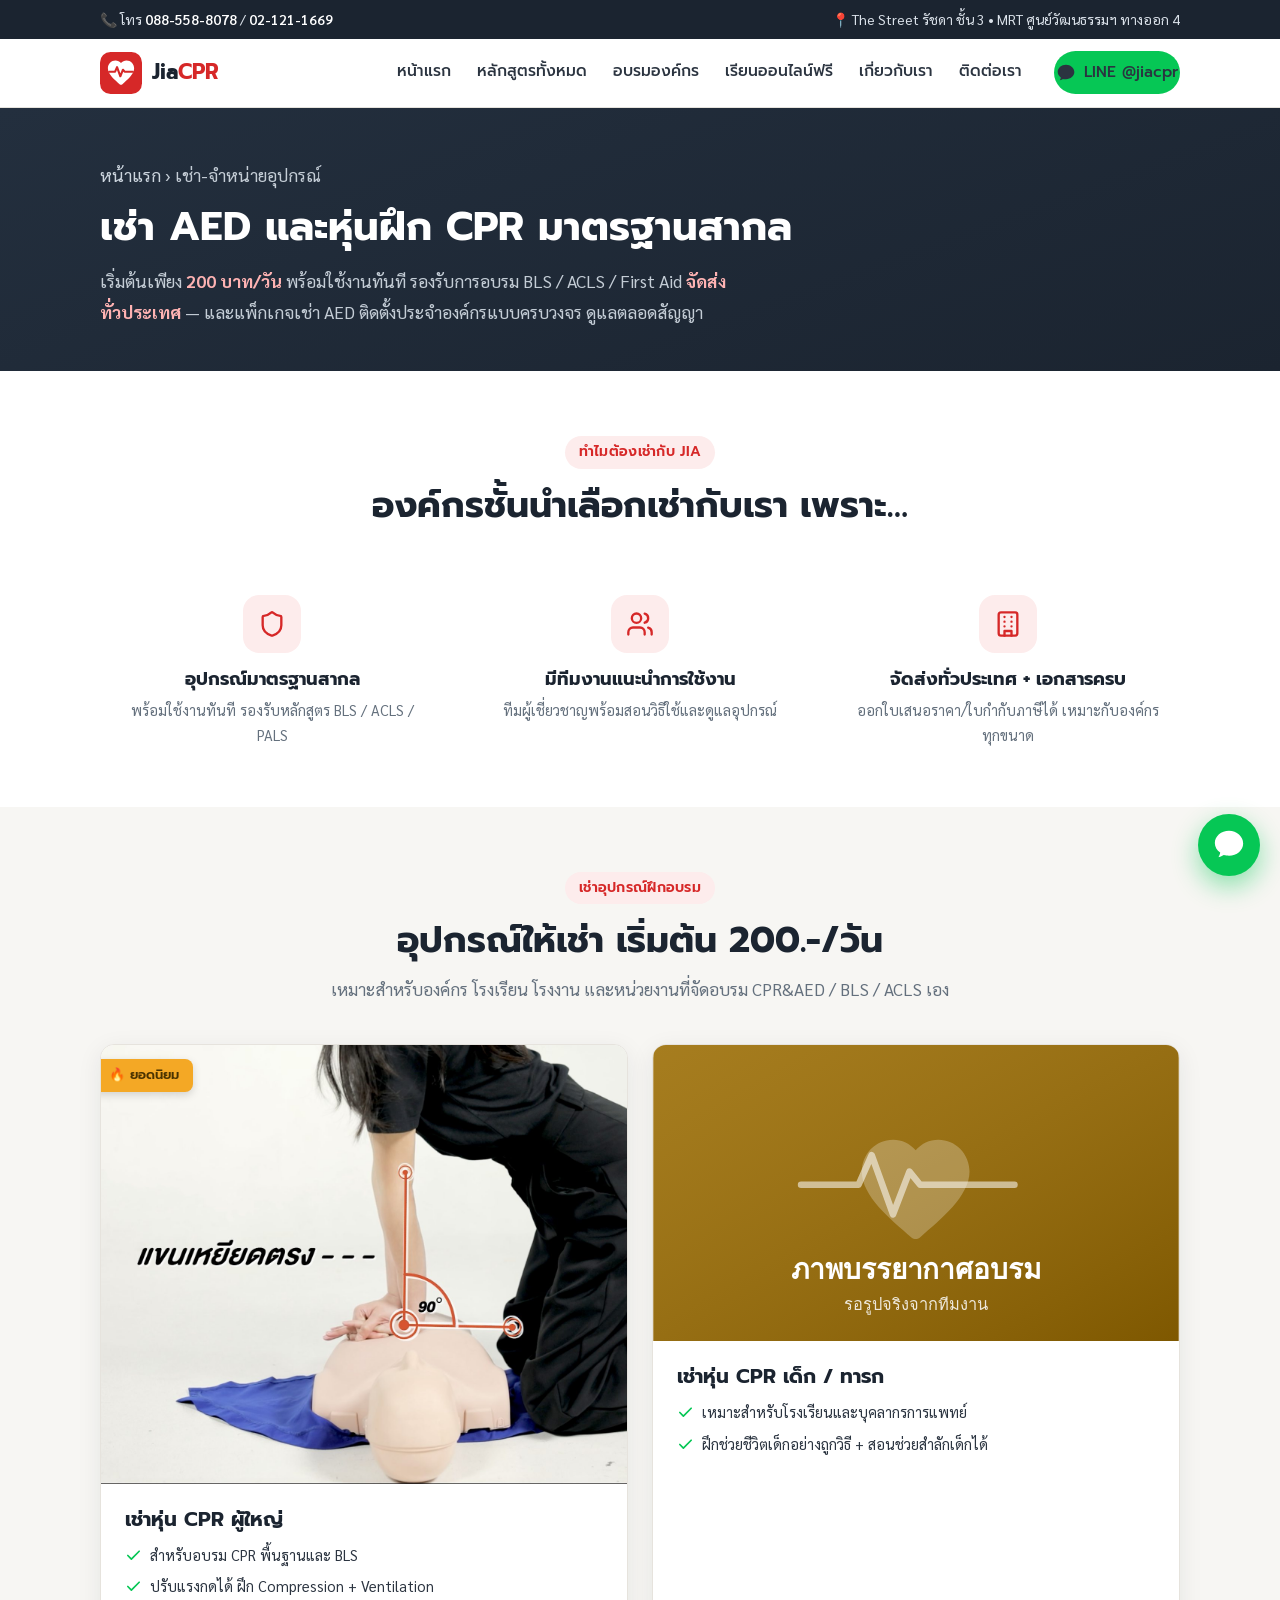
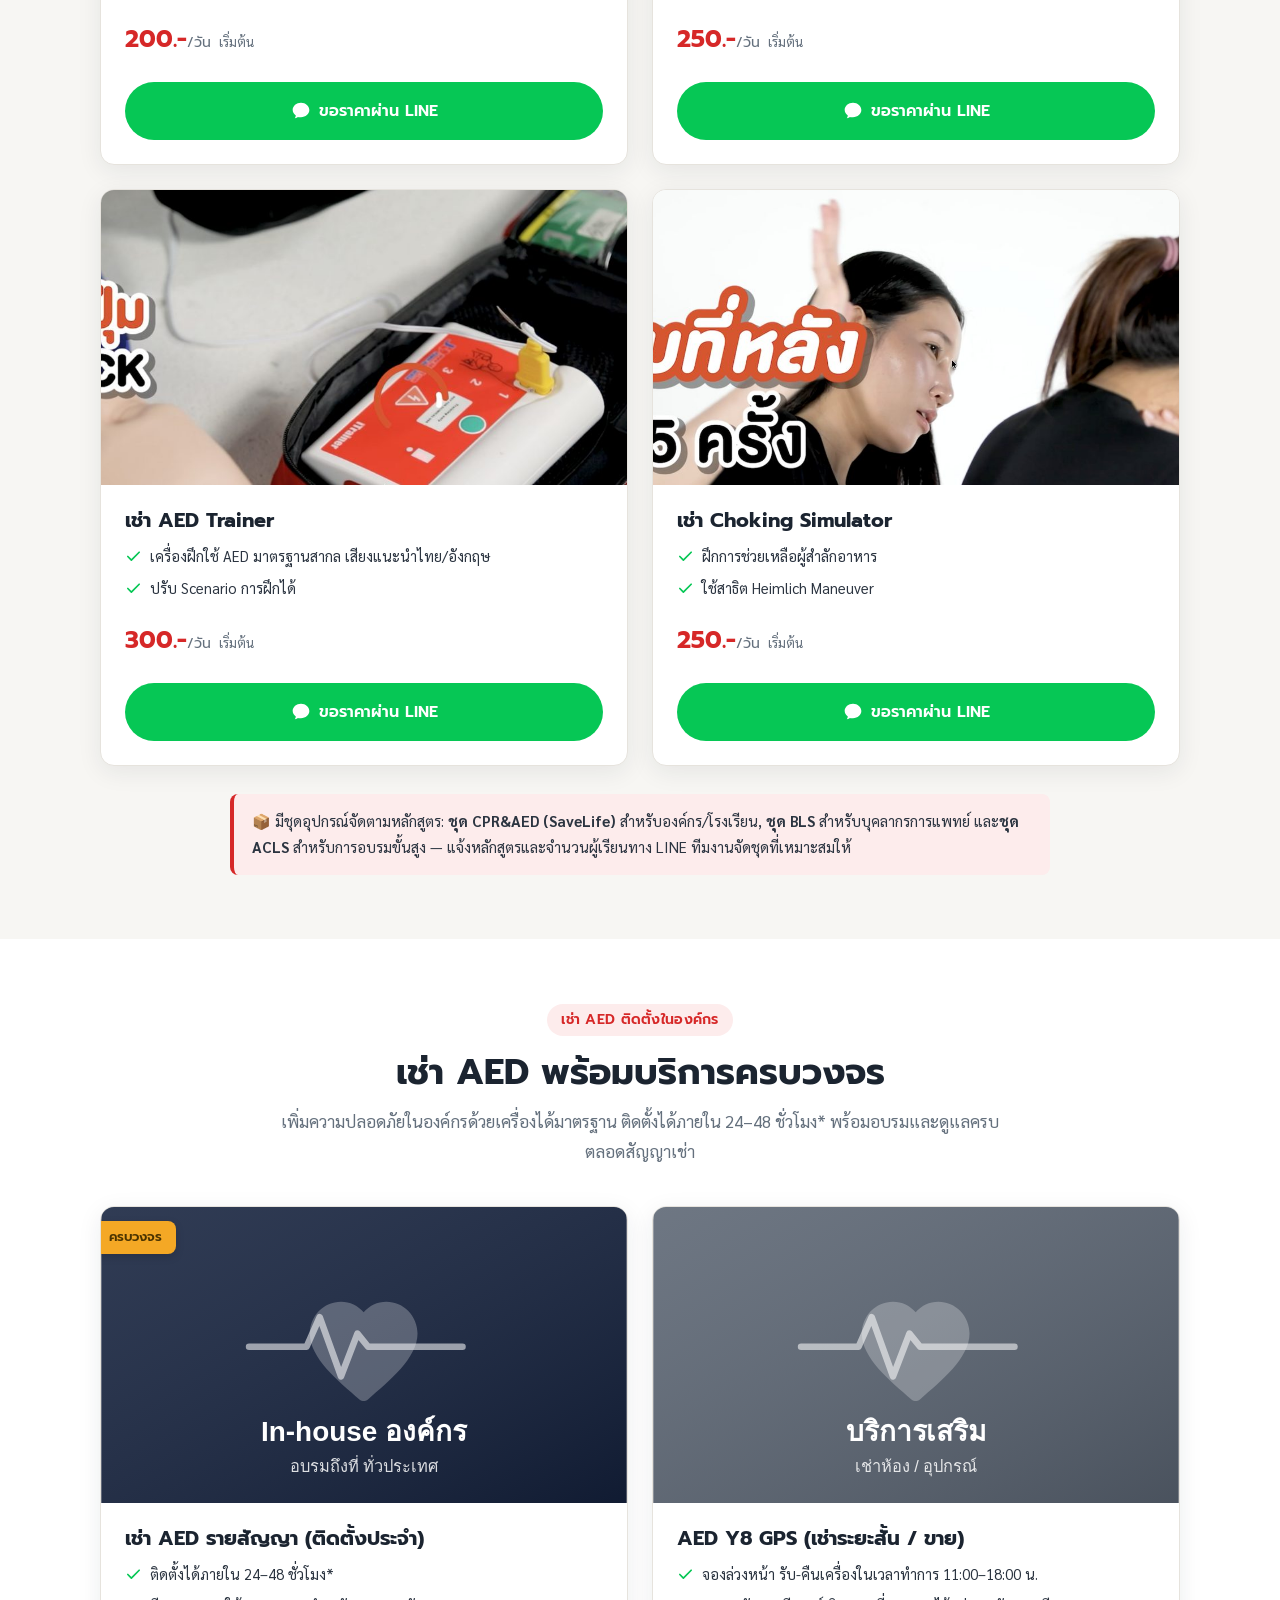
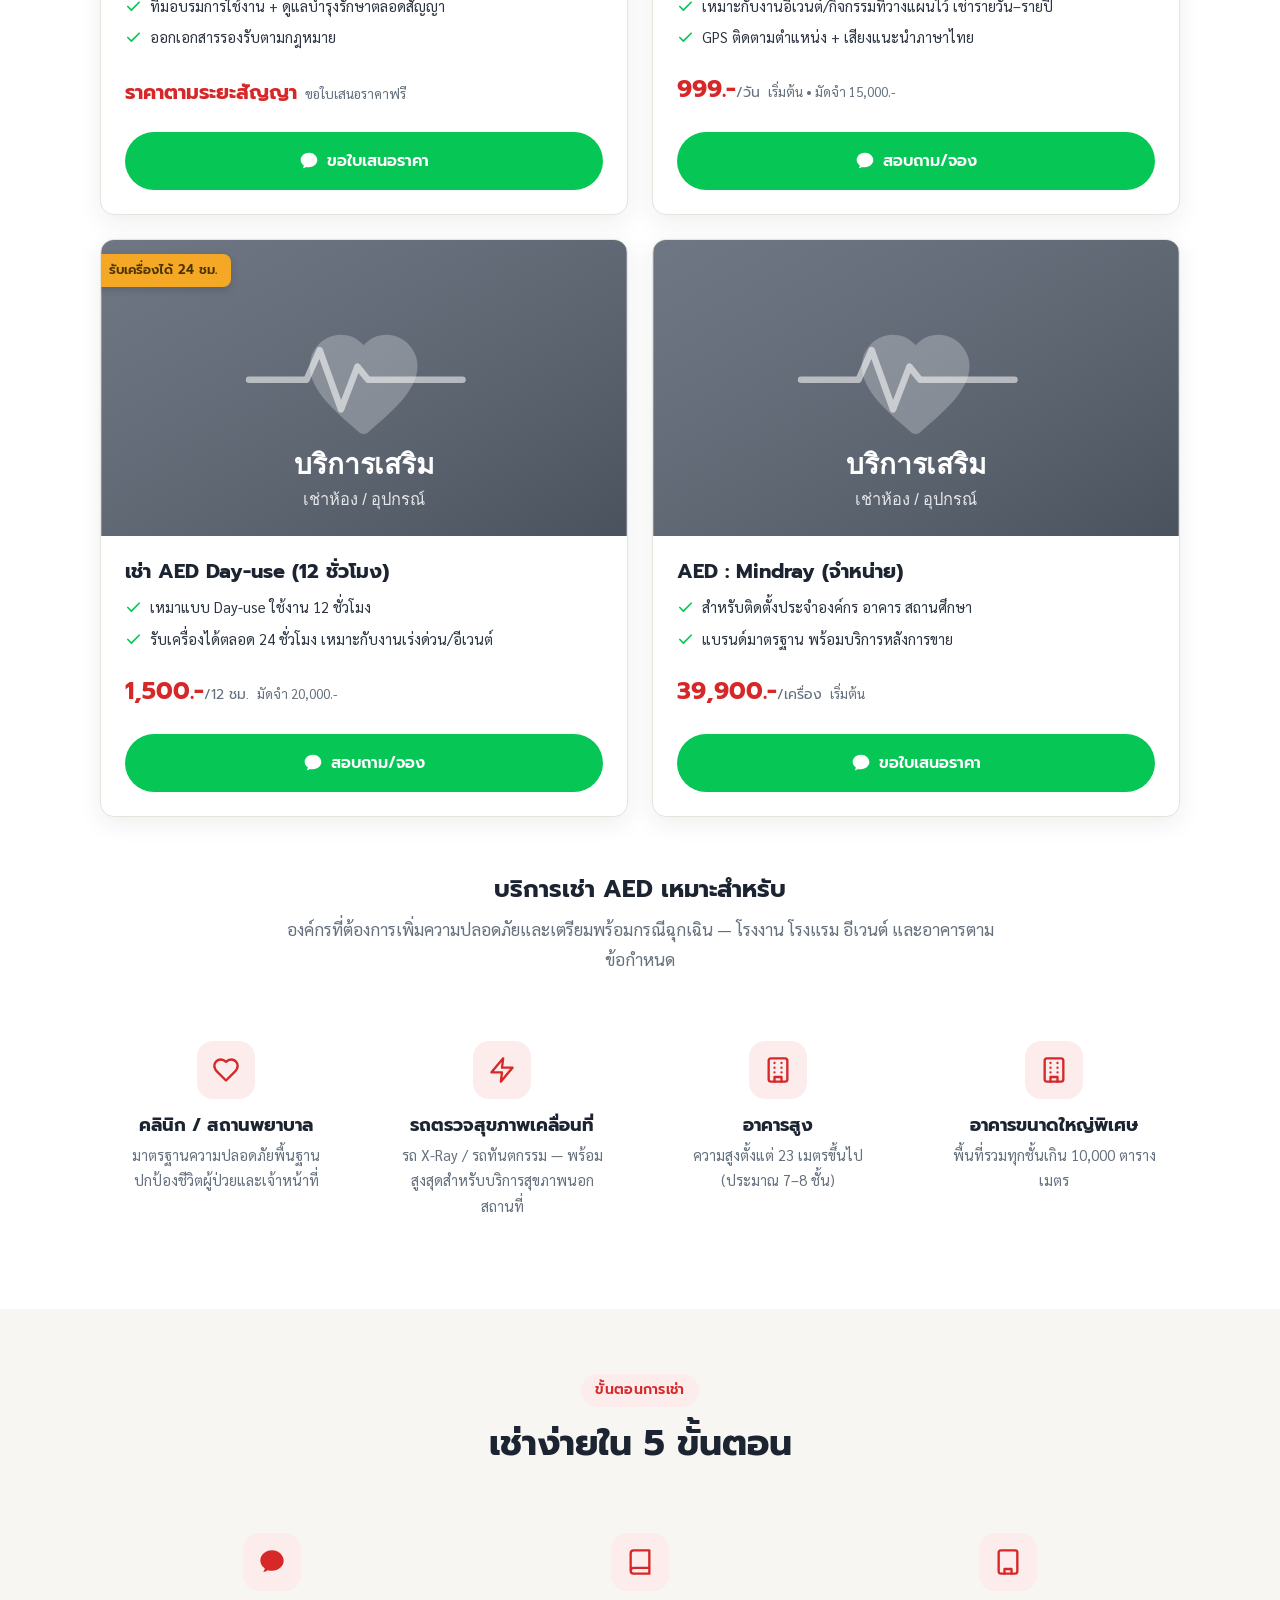
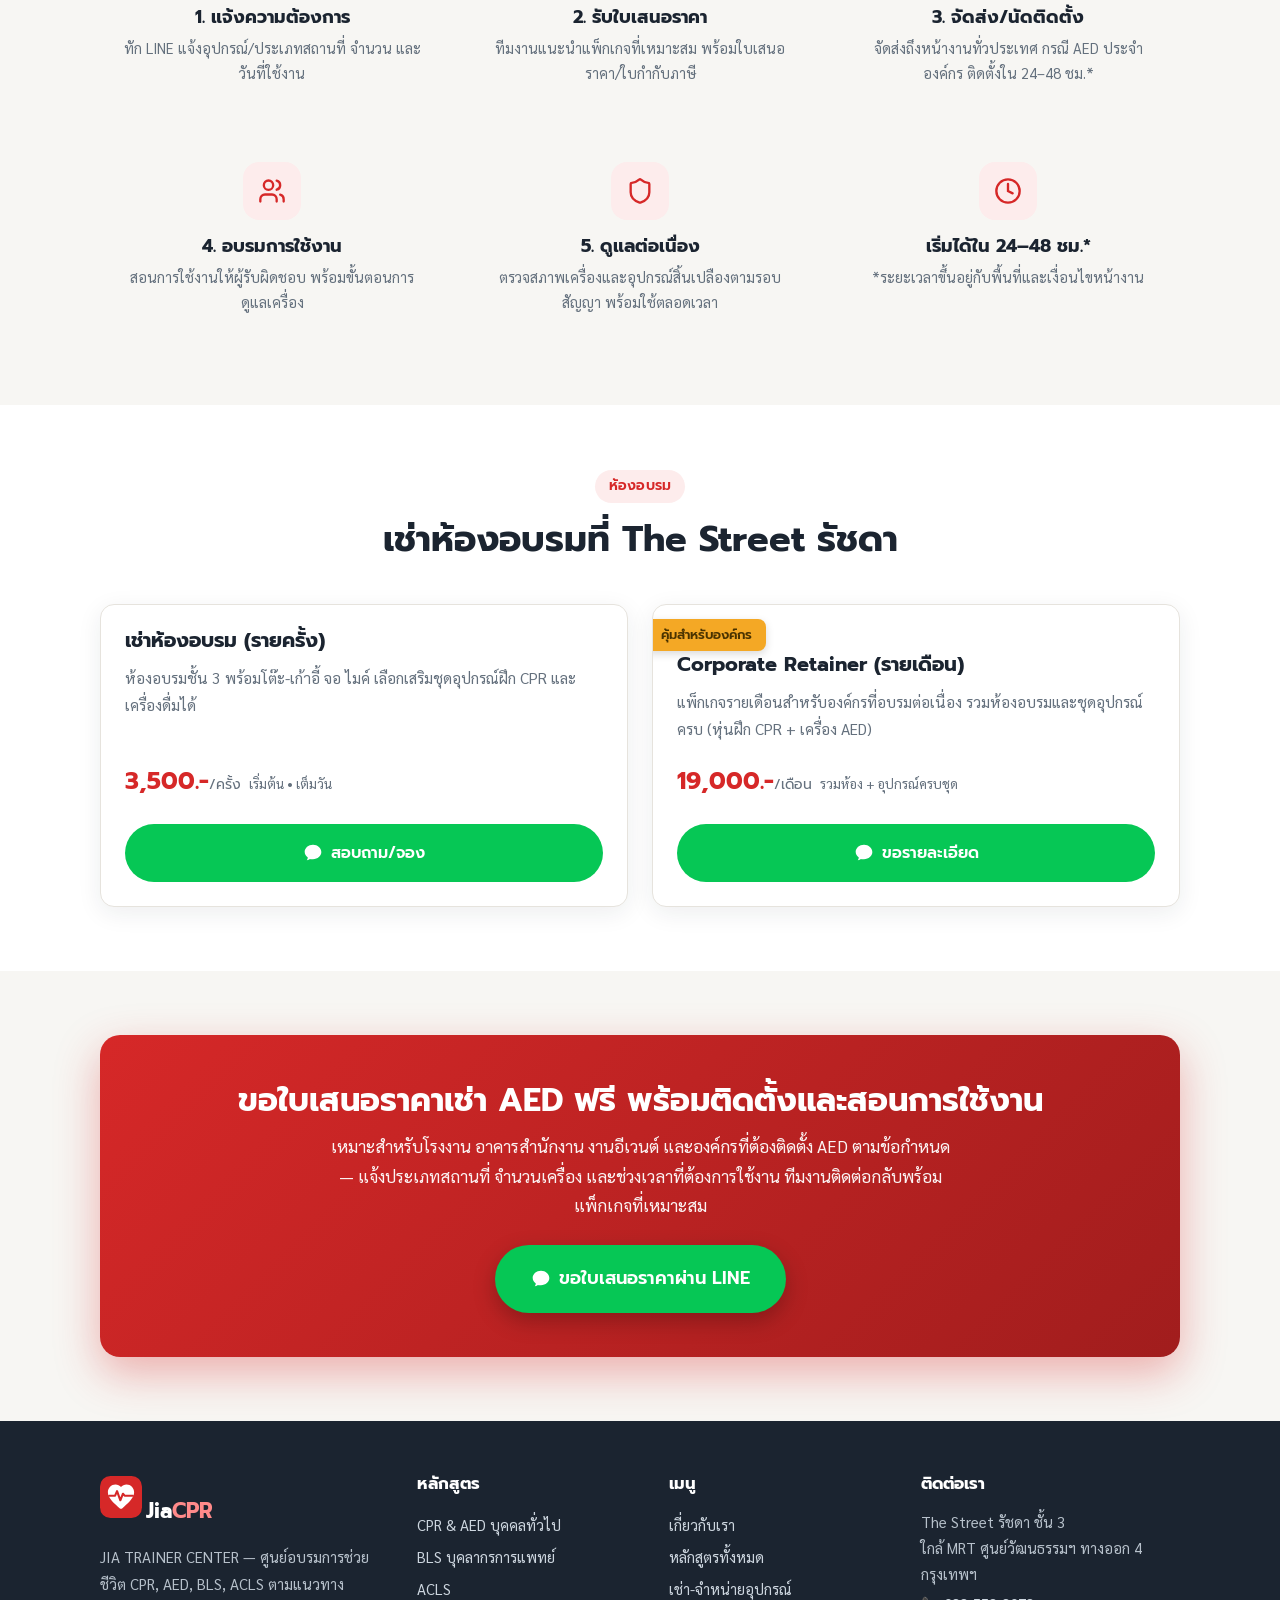
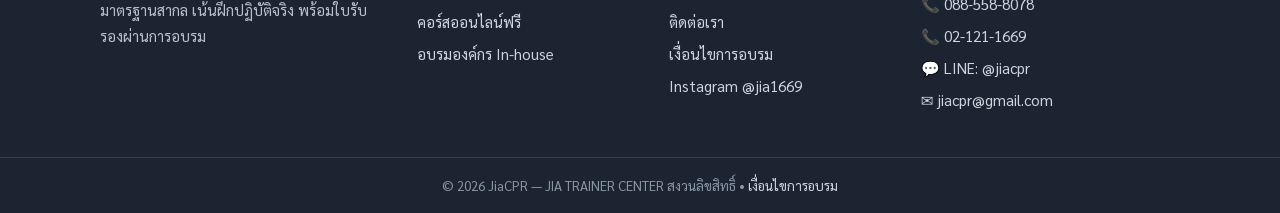
<file: rental.html>
<!DOCTYPE html>
<html lang="th">
<head>
<meta charset="UTF-8">
<meta name="viewport" content="width=device-width, initial-scale=1.0">
<title>เช่า AED และหุ่นฝึก CPR เริ่ม 200 บาท/วัน จัดส่งทั่วประเทศ | JiaCPR</title>
<meta name="description" content="บริการเช่าเครื่อง AED และหุ่นฝึก CPR มาตรฐานสากล เริ่มต้น 200 บาท/วัน รองรับอบรม BLS ACLS First Aid จัดส่งทั่วประเทศ พร้อมแพ็กเกจเช่า AED ติดตั้งองค์กรครบวงจร อบรมและดูแลตลอดสัญญา">
<link rel="canonical" href="https://jiacpr.vercel.app/rental">
<meta name="theme-color" content="#d62828">
<meta property="og:type" content="website">
<meta property="og:site_name" content="JiaCPR — JIA TRAINER CENTER">
<meta property="og:title" content="เช่า AED และหุ่นฝึก CPR เริ่ม 200 บาท/วัน จัดส่งทั่วประเทศ | JiaCPR">
<meta property="og:description" content="บริการเช่าเครื่อง AED และหุ่นฝึก CPR มาตรฐานสากล เริ่มต้น 200 บาท/วัน รองรับอบรม BLS ACLS First Aid จัดส่งทั่วประเทศ พร้อมแพ็กเกจเช่า AED ติดตั้งองค์กรครบวงจร">
<meta property="og:url" content="https://jiacpr.vercel.app/rental">
<meta property="og:image" content="https://jiacpr.vercel.app/assets/img/og-cover.png">
<meta property="og:locale" content="th_TH">
<meta name="twitter:card" content="summary_large_image">
<link rel="icon" type="image/svg+xml" href="assets/img/logo.svg">
<link rel="preconnect" href="https://fonts.googleapis.com">
<link rel="preconnect" href="https://fonts.gstatic.com" crossorigin>
<link href="https://fonts.googleapis.com/css2?family=Prompt:wght@500;600;700&family=Sarabun:wght@400;600&display=swap" rel="stylesheet">
<link rel="stylesheet" href="assets/css/main.css">
</head>
<body>
<div class="topbar">
  <div class="container">
    <div>📞 โทร <a href="tel:0885588078">088-558-8078</a> / <a href="tel:021211669">02-121-1669</a></div>
    <div class="topbar-right">📍 The Street รัชดา ชั้น 3 • MRT ศูนย์วัฒนธรรมฯ ทางออก 4</div>
  </div>
</div>
<header class="site-header">
  <div class="container">
    <a class="brand" href="index.html">
      <img src="assets/img/logo.svg" alt="โลโก้ JiaCPR" width="42" height="42">
      <span class="brand-name">Jia<span>CPR</span></span>
    </a>
    <nav class="main-nav" id="mainNav">
      <a href="index.html">หน้าแรก</a>
      <a href="course.html">หลักสูตรทั้งหมด</a>
      <a href="inhouse.html">อบรมองค์กร</a>
      <a href="online.html">เรียนออนไลน์ฟรี</a>
      <a href="about.html">เกี่ยวกับเรา</a>
      <a href="contact.html">ติดต่อเรา</a>
      <a class="btn btn-line btn-sm nav-cta" data-line-msg="สนใจสอบถามคอร์สอบรม"><svg viewBox="0 0 24 24" fill="currentColor"><path d="M12 2C6.48 2 2 5.86 2 10.62c0 2.73 1.48 5.16 3.79 6.74-.13.98-.55 2.35-1.27 3.31 0 0 1.9-.26 3.8-1.55.6.14 1.22.24 1.86.28.6.06 1.2.1 1.82.1 5.52 0 10-3.86 10-8.62S17.52 2 12 2z"/></svg> LINE @jiacpr</a>
    </nav>
    <button class="menu-toggle" aria-label="เปิดเมนู" aria-expanded="false" aria-controls="mainNav">
      <svg viewBox="0 0 24 24" fill="none" stroke="currentColor" stroke-width="2" stroke-linecap="round"><path d="M4 6h16M4 12h16M4 18h16"/></svg>
    </button>
  </div>
</header>
<section class="page-hero">
  <div class="container">
    <p class="crumbs"><a href="index.html">หน้าแรก</a> › เช่า-จำหน่ายอุปกรณ์</p>
    <h1>เช่า AED และหุ่นฝึก CPR มาตรฐานสากล</h1>
    <p>เริ่มต้นเพียง <strong style="color:#ffb3b3">200 บาท/วัน</strong> พร้อมใช้งานทันที รองรับการอบรม BLS / ACLS / First Aid <strong style="color:#ffb3b3">จัดส่งทั่วประเทศ</strong> — และแพ็กเกจเช่า AED ติดตั้งประจำองค์กรแบบครบวงจร ดูแลตลอดสัญญา</p>
  </div>
</section>

<section class="section" style="padding-bottom:32px">
  <div class="container">
    <div class="section-head">
      <span class="eyebrow">ทำไมต้องเช่ากับ JIA</span>
      <h2>องค์กรชั้นนำเลือกเช่ากับเรา เพราะ…</h2>
    </div>
    <div class="grid cols-3">
      <div class="feature"><div class="icon"><svg viewBox="0 0 24 24" fill="none" stroke="currentColor" stroke-width="2" stroke-linecap="round" stroke-linejoin="round"><path d="M20 13c0 5-3.5 7.5-7.66 8.95a1 1 0 0 1-.67-.01C7.5 20.5 4 18 4 13V6a1 1 0 0 1 1-1c2 0 4.5-1.2 6.24-2.72a1.17 1.17 0 0 1 1.52 0C14.51 3.81 17 5 19 5a1 1 0 0 1 1 1z"/></svg></div><h3>อุปกรณ์มาตรฐานสากล</h3><p>พร้อมใช้งานทันที รองรับหลักสูตร BLS / ACLS / PALS</p></div>
      <div class="feature"><div class="icon"><svg viewBox="0 0 24 24" fill="none" stroke="currentColor" stroke-width="2" stroke-linecap="round" stroke-linejoin="round"><path d="M16 21v-2a4 4 0 0 0-4-4H6a4 4 0 0 0-4 4v2"/><circle cx="9" cy="7" r="4"/><path d="M22 21v-2a4 4 0 0 0-3-3.87M16 3.13a4 4 0 0 1 0 7.75"/></svg></div><h3>มีทีมงานแนะนำการใช้งาน</h3><p>ทีมผู้เชี่ยวชาญพร้อมสอนวิธีใช้และดูแลอุปกรณ์</p></div>
      <div class="feature"><div class="icon"><svg viewBox="0 0 24 24" fill="none" stroke="currentColor" stroke-width="2" stroke-linecap="round" stroke-linejoin="round"><rect x="4" y="2" width="16" height="20" rx="2"/><path d="M9 22v-4h6v4M9 6h.01M15 6h.01M9 10h.01M15 10h.01M9 14h.01M15 14h.01"/></svg></div><h3>จัดส่งทั่วประเทศ + เอกสารครบ</h3><p>ออกใบเสนอราคา/ใบกำกับภาษีได้ เหมาะกับองค์กรทุกขนาด</p></div>
    </div>
  </div>
</section>

<section class="section alt">
  <div class="container">
    <div class="section-head">
      <span class="eyebrow">เช่าอุปกรณ์ฝึกอบรม</span>
      <h2>อุปกรณ์ให้เช่า เริ่มต้น 200.-/วัน</h2>
      <p>เหมาะสำหรับองค์กร โรงเรียน โรงงาน และหน่วยงานที่จัดอบรม CPR&amp;AED / BLS / ACLS เอง</p>
    </div>
    <div class="grid cols-2">

      <article class="card">
        <span class="ribbon">🔥 ยอดนิยม</span>
        <div class="card-media"><img src="assets/img/guide-cpr-arm-angle.jpg" alt="เช่าหุ่นฝึก CPR ผู้ใหญ่" loading="lazy"></div>
        <div class="card-body">
          <h3>เช่าหุ่น CPR ผู้ใหญ่</h3>
          <ul class="includes">
            <li><svg viewBox="0 0 24 24" fill="none" stroke="currentColor" stroke-width="2.4" stroke-linecap="round" stroke-linejoin="round"><path d="M20 6 9 17l-5-5"/></svg><span>สำหรับอบรม CPR พื้นฐานและ BLS</span></li>
            <li><svg viewBox="0 0 24 24" fill="none" stroke="currentColor" stroke-width="2.4" stroke-linecap="round" stroke-linejoin="round"><path d="M20 6 9 17l-5-5"/></svg><span>ปรับแรงกดได้ ฝึก Compression + Ventilation</span></li>
          </ul>
          <div class="price-row"><span class="price">200.-<small>/วัน</small></span><span class="price-note">เริ่มต้น</span></div>
          <div class="card-actions">
            <a class="btn btn-line" data-line-msg="สนใจเช่าหุ่น CPR ผู้ใหญ่ ใช้วันที่ __ จำนวน __ ตัว ขอใบเสนอราคาครับ/ค่ะ"><svg viewBox="0 0 24 24" fill="currentColor"><path d="M12 2C6.48 2 2 5.86 2 10.62c0 2.73 1.48 5.16 3.79 6.74-.13.98-.55 2.35-1.27 3.31 0 0 1.9-.26 3.8-1.55.6.14 1.22.24 1.86.28.6.06 1.2.1 1.82.1 5.52 0 10-3.86 10-8.62S17.52 2 12 2z"/></svg> ขอราคาผ่าน LINE</a>
          </div>
        </div>
      </article>

      <article class="card">
        <div class="card-media"><img src="assets/img/ph-training.svg" alt="เช่าหุ่นฝึก CPR เด็กและทารก" loading="lazy"></div>
        <div class="card-body">
          <h3>เช่าหุ่น CPR เด็ก / ทารก</h3>
          <ul class="includes">
            <li><svg viewBox="0 0 24 24" fill="none" stroke="currentColor" stroke-width="2.4" stroke-linecap="round" stroke-linejoin="round"><path d="M20 6 9 17l-5-5"/></svg><span>เหมาะสำหรับโรงเรียนและบุคลากรการแพทย์</span></li>
            <li><svg viewBox="0 0 24 24" fill="none" stroke="currentColor" stroke-width="2.4" stroke-linecap="round" stroke-linejoin="round"><path d="M20 6 9 17l-5-5"/></svg><span>ฝึกช่วยชีวิตเด็กอย่างถูกวิธี + สอนช่วยสำลักเด็กได้</span></li>
          </ul>
          <div class="price-row"><!-- TODO: ยืนยันราคาจริง --><span class="price">250.-<small>/วัน</small></span><span class="price-note">เริ่มต้น</span></div>
          <div class="card-actions">
            <a class="btn btn-line" data-line-msg="สนใจเช่าหุ่น CPR เด็ก/ทารก ใช้วันที่ __ ขอใบเสนอราคาครับ/ค่ะ"><svg viewBox="0 0 24 24" fill="currentColor"><path d="M12 2C6.48 2 2 5.86 2 10.62c0 2.73 1.48 5.16 3.79 6.74-.13.98-.55 2.35-1.27 3.31 0 0 1.9-.26 3.8-1.55.6.14 1.22.24 1.86.28.6.06 1.2.1 1.82.1 5.52 0 10-3.86 10-8.62S17.52 2 12 2z"/></svg> ขอราคาผ่าน LINE</a>
          </div>
        </div>
      </article>

      <article class="card">
        <div class="card-media"><img src="assets/img/guide-aed-shock.jpg" alt="เช่าเครื่อง AED Trainer" loading="lazy"></div>
        <div class="card-body">
          <h3>เช่า AED Trainer</h3>
          <ul class="includes">
            <li><svg viewBox="0 0 24 24" fill="none" stroke="currentColor" stroke-width="2.4" stroke-linecap="round" stroke-linejoin="round"><path d="M20 6 9 17l-5-5"/></svg><span>เครื่องฝึกใช้ AED มาตรฐานสากล เสียงแนะนำไทย/อังกฤษ</span></li>
            <li><svg viewBox="0 0 24 24" fill="none" stroke="currentColor" stroke-width="2.4" stroke-linecap="round" stroke-linejoin="round"><path d="M20 6 9 17l-5-5"/></svg><span>ปรับ Scenario การฝึกได้</span></li>
          </ul>
          <div class="price-row"><!-- TODO: ยืนยันราคาจริง --><span class="price">300.-<small>/วัน</small></span><span class="price-note">เริ่มต้น</span></div>
          <div class="card-actions">
            <a class="btn btn-line" data-line-msg="สนใจเช่า AED Trainer ใช้วันที่ __ จำนวน __ เครื่อง ขอใบเสนอราคาครับ/ค่ะ"><svg viewBox="0 0 24 24" fill="currentColor"><path d="M12 2C6.48 2 2 5.86 2 10.62c0 2.73 1.48 5.16 3.79 6.74-.13.98-.55 2.35-1.27 3.31 0 0 1.9-.26 3.8-1.55.6.14 1.22.24 1.86.28.6.06 1.2.1 1.82.1 5.52 0 10-3.86 10-8.62S17.52 2 12 2z"/></svg> ขอราคาผ่าน LINE</a>
          </div>
        </div>
      </article>

      <article class="card">
        <div class="card-media"><img src="assets/img/guide-choking-backblow.jpg" alt="เช่า Choking Simulator" loading="lazy"></div>
        <div class="card-body">
          <h3>เช่า Choking Simulator</h3>
          <ul class="includes">
            <li><svg viewBox="0 0 24 24" fill="none" stroke="currentColor" stroke-width="2.4" stroke-linecap="round" stroke-linejoin="round"><path d="M20 6 9 17l-5-5"/></svg><span>ฝึกการช่วยเหลือผู้สำลักอาหาร</span></li>
            <li><svg viewBox="0 0 24 24" fill="none" stroke="currentColor" stroke-width="2.4" stroke-linecap="round" stroke-linejoin="round"><path d="M20 6 9 17l-5-5"/></svg><span>ใช้สาธิต Heimlich Maneuver</span></li>
          </ul>
          <div class="price-row"><!-- TODO: ยืนยันราคาจริง --><span class="price">250.-<small>/วัน</small></span><span class="price-note">เริ่มต้น</span></div>
          <div class="card-actions">
            <a class="btn btn-line" data-line-msg="สนใจเช่า Choking Simulator ใช้วันที่ __ ขอใบเสนอราคาครับ/ค่ะ"><svg viewBox="0 0 24 24" fill="currentColor"><path d="M12 2C6.48 2 2 5.86 2 10.62c0 2.73 1.48 5.16 3.79 6.74-.13.98-.55 2.35-1.27 3.31 0 0 1.9-.26 3.8-1.55.6.14 1.22.24 1.86.28.6.06 1.2.1 1.82.1 5.52 0 10-3.86 10-8.62S17.52 2 12 2z"/></svg> ขอราคาผ่าน LINE</a>
          </div>
        </div>
      </article>

    </div>
    <div class="detail-main" style="max-width:820px;margin:28px auto 0">
      <div class="note">📦 มีชุดอุปกรณ์จัดตามหลักสูตร: <strong>ชุด CPR&amp;AED (SaveLife)</strong> สำหรับองค์กร/โรงเรียน, <strong>ชุด BLS</strong> สำหรับบุคลากรการแพทย์ และ<strong>ชุด ACLS</strong> สำหรับการอบรมขั้นสูง — แจ้งหลักสูตรและจำนวนผู้เรียนทาง LINE ทีมงานจัดชุดที่เหมาะสมให้</div>
    </div>
  </div>
</section>

<section class="section">
  <div class="container">
    <div class="section-head">
      <span class="eyebrow">เช่า AED ติดตั้งในองค์กร</span>
      <h2>เช่า AED พร้อมบริการครบวงจร</h2>
      <p>เพิ่มความปลอดภัยในองค์กรด้วยเครื่องได้มาตรฐาน ติดตั้งได้ภายใน 24–48 ชั่วโมง* พร้อมอบรมและดูแลครบตลอดสัญญาเช่า</p>
    </div>
    <div class="grid cols-2">

      <article class="card">
        <span class="ribbon">ครบวงจร</span>
        <div class="card-media"><img src="assets/img/ph-inhouse.svg" alt="เช่า AED ติดตั้งประจำองค์กรแบบครบวงจร" loading="lazy"></div>
        <div class="card-body">
          <h3>เช่า AED รายสัญญา (ติดตั้งประจำ)</h3>
          <ul class="includes">
            <li><svg viewBox="0 0 24 24" fill="none" stroke="currentColor" stroke-width="2.4" stroke-linecap="round" stroke-linejoin="round"><path d="M20 6 9 17l-5-5"/></svg><span>ติดตั้งได้ภายใน 24–48 ชั่วโมง*</span></li>
            <li><svg viewBox="0 0 24 24" fill="none" stroke="currentColor" stroke-width="2.4" stroke-linecap="round" stroke-linejoin="round"><path d="M20 6 9 17l-5-5"/></svg><span>ทีมอบรมการใช้งาน + ดูแลบำรุงรักษาตลอดสัญญา</span></li>
            <li><svg viewBox="0 0 24 24" fill="none" stroke="currentColor" stroke-width="2.4" stroke-linecap="round" stroke-linejoin="round"><path d="M20 6 9 17l-5-5"/></svg><span>ออกเอกสารรองรับตามกฎหมาย</span></li>
          </ul>
          <div class="price-row"><span class="price" style="font-size:20px">ราคาตามระยะสัญญา</span><span class="price-note">ขอใบเสนอราคาฟรี</span></div>
          <div class="card-actions">
            <a class="btn btn-line" data-line-msg="ขอใบเสนอราคาเช่า AED ติดตั้งในองค์กร — ประเภทสถานที่: __ จำนวนเครื่อง: __ ระยะเวลาเช่า: __"><svg viewBox="0 0 24 24" fill="currentColor"><path d="M12 2C6.48 2 2 5.86 2 10.62c0 2.73 1.48 5.16 3.79 6.74-.13.98-.55 2.35-1.27 3.31 0 0 1.9-.26 3.8-1.55.6.14 1.22.24 1.86.28.6.06 1.2.1 1.82.1 5.52 0 10-3.86 10-8.62S17.52 2 12 2z"/></svg> ขอใบเสนอราคา</a>
          </div>
        </div>
      </article>

      <article class="card">
        <div class="card-media"><img src="assets/img/ph-extra.svg" alt="เครื่อง AED Y8 GPS ให้เช่ารายวันและจำหน่าย" loading="lazy"></div>
        <div class="card-body">
          <h3>AED Y8 GPS (เช่าระยะสั้น / ขาย)</h3>
          <ul class="includes">
            <li><svg viewBox="0 0 24 24" fill="none" stroke="currentColor" stroke-width="2.4" stroke-linecap="round" stroke-linejoin="round"><path d="M20 6 9 17l-5-5"/></svg><span>จองล่วงหน้า รับ-คืนเครื่องในเวลาทำการ 11:00–18:00 น.</span></li>
            <li><svg viewBox="0 0 24 24" fill="none" stroke="currentColor" stroke-width="2.4" stroke-linecap="round" stroke-linejoin="round"><path d="M20 6 9 17l-5-5"/></svg><span>เหมาะกับงานอีเวนต์/กิจกรรมที่วางแผนไว้ เช่ารายวัน–รายปี</span></li>
            <li><svg viewBox="0 0 24 24" fill="none" stroke="currentColor" stroke-width="2.4" stroke-linecap="round" stroke-linejoin="round"><path d="M20 6 9 17l-5-5"/></svg><span>GPS ติดตามตำแหน่ง + เสียงแนะนำภาษาไทย</span></li>
          </ul>
          <div class="price-row"><span class="price">999.-<small>/วัน</small></span><span class="price-note">เริ่มต้น • มัดจำ 15,000.-</span></div>
          <div class="card-actions">
            <a class="btn btn-line" data-line-msg="สนใจเช่า/ซื้อเครื่อง AED Y8 GPS ขอรายละเอียดครับ/ค่ะ"><svg viewBox="0 0 24 24" fill="currentColor"><path d="M12 2C6.48 2 2 5.86 2 10.62c0 2.73 1.48 5.16 3.79 6.74-.13.98-.55 2.35-1.27 3.31 0 0 1.9-.26 3.8-1.55.6.14 1.22.24 1.86.28.6.06 1.2.1 1.82.1 5.52 0 10-3.86 10-8.62S17.52 2 12 2z"/></svg> สอบถาม/จอง</a>
          </div>
        </div>
      </article>

      <article class="card">
        <span class="ribbon">รับเครื่องได้ 24 ชม.</span>
        <div class="card-media"><img src="assets/img/ph-extra.svg" alt="เช่า AED แบบ Day-use 12 ชั่วโมง" loading="lazy"></div>
        <div class="card-body">
          <h3>เช่า AED Day-use (12 ชั่วโมง)</h3>
          <ul class="includes">
            <li><svg viewBox="0 0 24 24" fill="none" stroke="currentColor" stroke-width="2.4" stroke-linecap="round" stroke-linejoin="round"><path d="M20 6 9 17l-5-5"/></svg><span>เหมาแบบ Day-use ใช้งาน 12 ชั่วโมง</span></li>
            <li><svg viewBox="0 0 24 24" fill="none" stroke="currentColor" stroke-width="2.4" stroke-linecap="round" stroke-linejoin="round"><path d="M20 6 9 17l-5-5"/></svg><span>รับเครื่องได้ตลอด 24 ชั่วโมง เหมาะกับงานเร่งด่วน/อีเวนต์</span></li>
          </ul>
          <div class="price-row"><span class="price">1,500.-<small>/12 ชม.</small></span><span class="price-note">มัดจำ 20,000.-</span></div>
          <div class="card-actions">
            <a class="btn btn-line" data-line-msg="สนใจเช่า AED แบบ Day-use 12 ชั่วโมง ใช้วันที่ __ ขอนัดรับเครื่องครับ/ค่ะ"><svg viewBox="0 0 24 24" fill="currentColor"><path d="M12 2C6.48 2 2 5.86 2 10.62c0 2.73 1.48 5.16 3.79 6.74-.13.98-.55 2.35-1.27 3.31 0 0 1.9-.26 3.8-1.55.6.14 1.22.24 1.86.28.6.06 1.2.1 1.82.1 5.52 0 10-3.86 10-8.62S17.52 2 12 2z"/></svg> สอบถาม/จอง</a>
          </div>
        </div>
      </article>

      <article class="card">
        <div class="card-media"><img src="assets/img/ph-extra.svg" alt="เครื่อง AED Mindray จำหน่าย" loading="lazy"></div>
        <div class="card-body">
          <h3>AED : Mindray (จำหน่าย)</h3>
          <ul class="includes">
            <li><svg viewBox="0 0 24 24" fill="none" stroke="currentColor" stroke-width="2.4" stroke-linecap="round" stroke-linejoin="round"><path d="M20 6 9 17l-5-5"/></svg><span>สำหรับติดตั้งประจำองค์กร อาคาร สถานศึกษา</span></li>
            <li><svg viewBox="0 0 24 24" fill="none" stroke="currentColor" stroke-width="2.4" stroke-linecap="round" stroke-linejoin="round"><path d="M20 6 9 17l-5-5"/></svg><span>แบรนด์มาตรฐาน พร้อมบริการหลังการขาย</span></li>
          </ul>
          <div class="price-row"><!-- TODO: ยืนยันราคาจริงกับซัพพลายเออร์ ราคาผันแปรตามรุ่น --><span class="price">39,900.-<small>/เครื่อง</small></span><span class="price-note">เริ่มต้น</span></div>
          <div class="card-actions">
            <a class="btn btn-line" data-line-msg="สนใจเครื่อง AED Mindray ขอใบเสนอราคาครับ/ค่ะ"><svg viewBox="0 0 24 24" fill="currentColor"><path d="M12 2C6.48 2 2 5.86 2 10.62c0 2.73 1.48 5.16 3.79 6.74-.13.98-.55 2.35-1.27 3.31 0 0 1.9-.26 3.8-1.55.6.14 1.22.24 1.86.28.6.06 1.2.1 1.82.1 5.52 0 10-3.86 10-8.62S17.52 2 12 2z"/></svg> ขอใบเสนอราคา</a>
          </div>
        </div>
      </article>

    </div>

    <div class="section-head" style="margin-top:56px">
      <h2 style="font-size:24px">บริการเช่า AED เหมาะสำหรับ</h2>
      <p>องค์กรที่ต้องการเพิ่มความปลอดภัยและเตรียมพร้อมกรณีฉุกเฉิน — โรงงาน โรงแรม อีเวนต์ และอาคารตามข้อกำหนด</p>
    </div>
    <div class="grid cols-4">
      <div class="feature"><div class="icon"><svg viewBox="0 0 24 24" fill="none" stroke="currentColor" stroke-width="2" stroke-linecap="round" stroke-linejoin="round"><path d="M19 14c1.49-1.46 3-3.21 3-5.5A5.5 5.5 0 0 0 16.5 3c-1.76 0-3 .5-4.5 2-1.5-1.5-2.74-2-4.5-2A5.5 5.5 0 0 0 2 8.5c0 2.3 1.5 4.05 3 5.5l7 7z"/></svg></div><h3>คลินิก / สถานพยาบาล</h3><p>มาตรฐานความปลอดภัยพื้นฐาน ปกป้องชีวิตผู้ป่วยและเจ้าหน้าที่</p></div>
      <div class="feature"><div class="icon"><svg viewBox="0 0 24 24" fill="none" stroke="currentColor" stroke-width="2" stroke-linecap="round" stroke-linejoin="round"><path d="M13 2 3 14h9l-1 8 10-12h-9l1-8z"/></svg></div><h3>รถตรวจสุขภาพเคลื่อนที่</h3><p>รถ X-Ray / รถทันตกรรม — พร้อมสูงสุดสำหรับบริการสุขภาพนอกสถานที่</p></div>
      <div class="feature"><div class="icon"><svg viewBox="0 0 24 24" fill="none" stroke="currentColor" stroke-width="2" stroke-linecap="round" stroke-linejoin="round"><rect x="4" y="2" width="16" height="20" rx="2"/><path d="M9 22v-4h6v4M9 6h.01M15 6h.01M9 10h.01M15 10h.01M9 14h.01M15 14h.01"/></svg></div><h3>อาคารสูง</h3><p>ความสูงตั้งแต่ 23 เมตรขึ้นไป (ประมาณ 7–8 ชั้น)</p></div>
      <div class="feature"><div class="icon"><svg viewBox="0 0 24 24" fill="none" stroke="currentColor" stroke-width="2" stroke-linecap="round" stroke-linejoin="round"><rect x="4" y="2" width="16" height="20" rx="2"/><path d="M9 22v-4h6v4M9 6h.01M15 6h.01M9 10h.01M15 10h.01M9 14h.01M15 14h.01"/></svg></div><h3>อาคารขนาดใหญ่พิเศษ</h3><p>พื้นที่รวมทุกชั้นเกิน 10,000 ตารางเมตร</p></div>
    </div>
  </div>
</section>

<section class="section alt">
  <div class="container">
    <div class="section-head">
      <span class="eyebrow">ขั้นตอนการเช่า</span>
      <h2>เช่าง่ายใน 5 ขั้นตอน</h2>
    </div>
    <div class="grid cols-3">
      <div class="feature"><div class="icon"><svg viewBox="0 0 24 24" fill="currentColor"><path d="M12 2C6.48 2 2 5.86 2 10.62c0 2.73 1.48 5.16 3.79 6.74-.13.98-.55 2.35-1.27 3.31 0 0 1.9-.26 3.8-1.55.6.14 1.22.24 1.86.28.6.06 1.2.1 1.82.1 5.52 0 10-3.86 10-8.62S17.52 2 12 2z"/></svg></div><h3>1. แจ้งความต้องการ</h3><p>ทัก LINE แจ้งอุปกรณ์/ประเภทสถานที่ จำนวน และวันที่ใช้งาน</p></div>
      <div class="feature"><div class="icon"><svg viewBox="0 0 24 24" fill="none" stroke="currentColor" stroke-width="2" stroke-linecap="round" stroke-linejoin="round"><path d="M4 19.5v-15A2.5 2.5 0 0 1 6.5 2H20v20H6.5a2.5 2.5 0 0 1 0-5H20"/></svg></div><h3>2. รับใบเสนอราคา</h3><p>ทีมงานแนะนำแพ็กเกจที่เหมาะสม พร้อมใบเสนอราคา/ใบกำกับภาษี</p></div>
      <div class="feature"><div class="icon"><svg viewBox="0 0 24 24" fill="none" stroke="currentColor" stroke-width="2" stroke-linecap="round" stroke-linejoin="round"><rect x="4" y="2" width="16" height="20" rx="2"/><path d="M9 22v-4h6v4"/></svg></div><h3>3. จัดส่ง/นัดติดตั้ง</h3><p>จัดส่งถึงหน้างานทั่วประเทศ กรณี AED ประจำองค์กร ติดตั้งใน 24–48 ชม.*</p></div>
      <div class="feature"><div class="icon"><svg viewBox="0 0 24 24" fill="none" stroke="currentColor" stroke-width="2" stroke-linecap="round" stroke-linejoin="round"><path d="M16 21v-2a4 4 0 0 0-4-4H6a4 4 0 0 0-4 4v2"/><circle cx="9" cy="7" r="4"/><path d="M22 21v-2a4 4 0 0 0-3-3.87M16 3.13a4 4 0 0 1 0 7.75"/></svg></div><h3>4. อบรมการใช้งาน</h3><p>สอนการใช้งานให้ผู้รับผิดชอบ พร้อมขั้นตอนการดูแลเครื่อง</p></div>
      <div class="feature"><div class="icon"><svg viewBox="0 0 24 24" fill="none" stroke="currentColor" stroke-width="2" stroke-linecap="round" stroke-linejoin="round"><path d="M20 13c0 5-3.5 7.5-7.66 8.95a1 1 0 0 1-.67-.01C7.5 20.5 4 18 4 13V6a1 1 0 0 1 1-1c2 0 4.5-1.2 6.24-2.72a1.17 1.17 0 0 1 1.52 0C14.51 3.81 17 5 19 5a1 1 0 0 1 1 1z"/></svg></div><h3>5. ดูแลต่อเนื่อง</h3><p>ตรวจสภาพเครื่องและอุปกรณ์สิ้นเปลืองตามรอบสัญญา พร้อมใช้ตลอดเวลา</p></div>
      <div class="feature"><div class="icon"><svg viewBox="0 0 24 24" fill="none" stroke="currentColor" stroke-width="2" stroke-linecap="round"><circle cx="12" cy="12" r="10"/><path d="M12 6v6l4 2"/></svg></div><h3>เริ่มได้ใน 24–48 ชม.*</h3><p>*ระยะเวลาขึ้นอยู่กับพื้นที่และเงื่อนไขหน้างาน</p></div>
    </div>
  </div>
</section>

<section class="section">
  <div class="container">
    <div class="section-head">
      <span class="eyebrow">ห้องอบรม</span>
      <h2>เช่าห้องอบรมที่ The Street รัชดา</h2>
    </div>
    <div class="grid cols-2">
      <article class="card">
        <div class="card-body">
          <h3>เช่าห้องอบรม (รายครั้ง)</h3>
          <p>ห้องอบรมชั้น 3 พร้อมโต๊ะ-เก้าอี้ จอ ไมค์ เลือกเสริมชุดอุปกรณ์ฝึก CPR และเครื่องดื่มได้</p>
          <div class="price-row"><!-- TODO: ยืนยันราคาจริง --><span class="price">3,500.-<small>/ครั้ง</small></span><span class="price-note">เริ่มต้น • เต็มวัน</span></div>
          <div class="card-actions">
            <a class="btn btn-line" data-line-msg="สนใจเช่าห้องอบรมรายครั้ง วันที่ __ จำนวน __ คน ขอราคาครับ/ค่ะ"><svg viewBox="0 0 24 24" fill="currentColor"><path d="M12 2C6.48 2 2 5.86 2 10.62c0 2.73 1.48 5.16 3.79 6.74-.13.98-.55 2.35-1.27 3.31 0 0 1.9-.26 3.8-1.55.6.14 1.22.24 1.86.28.6.06 1.2.1 1.82.1 5.52 0 10-3.86 10-8.62S17.52 2 12 2z"/></svg> สอบถาม/จอง</a>
          </div>
        </div>
      </article>
      <article class="card">
        <span class="ribbon">คุ้มสำหรับองค์กร</span>
        <div class="card-body">
          <h3>Corporate Retainer (รายเดือน)</h3>
          <p>แพ็กเกจรายเดือนสำหรับองค์กรที่อบรมต่อเนื่อง รวมห้องอบรมและชุดอุปกรณ์ครบ (หุ่นฝึก CPR + เครื่อง AED)</p>
          <div class="price-row"><span class="price">19,000.-<small>/เดือน</small></span><span class="price-note">รวมห้อง + อุปกรณ์ครบชุด</span></div>
          <div class="card-actions">
            <a class="btn btn-line" data-line-msg="สนใจแพ็กเกจเช่าห้องอบรมรายเดือน Corporate Retainer ขอรายละเอียดครับ/ค่ะ"><svg viewBox="0 0 24 24" fill="currentColor"><path d="M12 2C6.48 2 2 5.86 2 10.62c0 2.73 1.48 5.16 3.79 6.74-.13.98-.55 2.35-1.27 3.31 0 0 1.9-.26 3.8-1.55.6.14 1.22.24 1.86.28.6.06 1.2.1 1.82.1 5.52 0 10-3.86 10-8.62S17.52 2 12 2z"/></svg> ขอรายละเอียด</a>
          </div>
        </div>
      </article>
    </div>
  </div>
</section>

<section class="section alt">
  <div class="container">
    <div class="cta-banner">
      <h2>ขอใบเสนอราคาเช่า AED ฟรี พร้อมติดตั้งและสอนการใช้งาน</h2>
      <p>เหมาะสำหรับโรงงาน อาคารสำนักงาน งานอีเวนต์ และองค์กรที่ต้องติดตั้ง AED ตามข้อกำหนด — แจ้งประเภทสถานที่ จำนวนเครื่อง และช่วงเวลาที่ต้องการใช้งาน ทีมงานติดต่อกลับพร้อมแพ็กเกจที่เหมาะสม</p>
      <a class="btn btn-line btn-lg" data-line-msg="ขอใบเสนอราคาเช่า AED — ประเภทสถานที่: __ จำนวนเครื่อง: __ ต้องการใช้งาน: ภายใน 7 วัน / 30 วัน / วางแผนระยะยาว"><svg viewBox="0 0 24 24" fill="currentColor"><path d="M12 2C6.48 2 2 5.86 2 10.62c0 2.73 1.48 5.16 3.79 6.74-.13.98-.55 2.35-1.27 3.31 0 0 1.9-.26 3.8-1.55.6.14 1.22.24 1.86.28.6.06 1.2.1 1.82.1 5.52 0 10-3.86 10-8.62S17.52 2 12 2z"/></svg> ขอใบเสนอราคาผ่าน LINE</a>
    </div>
  </div>
</section>

<footer class="site-footer">
  <div class="container">
    <div>
      <a class="brand" href="index.html" style="margin-bottom:12px">
        <img src="assets/img/logo.svg" alt="โลโก้ JiaCPR" width="42" height="42">
        <span class="brand-name">Jia<span style="color:#ff8a8a">CPR</span></span>
      </a>
      <p>JIA TRAINER CENTER — ศูนย์อบรมการช่วยชีวิต CPR, AED, BLS, ACLS ตามแนวทางมาตรฐานสากล เน้นฝึกปฏิบัติจริง พร้อมใบรับรองผ่านการอบรม</p>
    </div>
    <div>
      <h4>หลักสูตร</h4>
      <a href="cpr-aed.html">CPR &amp; AED บุคคลทั่วไป</a>
      <a href="bls.html">BLS บุคลากรการแพทย์</a>
      <a href="acls.html">ACLS</a>
      <a href="online.html">คอร์สออนไลน์ฟรี</a>
      <a href="inhouse.html">อบรมองค์กร In-house</a>
    </div>
    <div>
      <h4>เมนู</h4>
      <a href="about.html">เกี่ยวกับเรา</a>
      <a href="course.html">หลักสูตรทั้งหมด</a>
      <a href="rental.html">เช่า-จำหน่ายอุปกรณ์</a>
      <a href="contact.html">ติดต่อเรา</a>
      <a href="terms.html">เงื่อนไขการอบรม</a>
      <a href="https://www.instagram.com/jia1669/" target="_blank" rel="noopener">Instagram @jia1669</a>
    </div>
    <div>
      <h4>ติดต่อเรา</h4>
      <p>The Street รัชดา ชั้น 3<br>ใกล้ MRT ศูนย์วัฒนธรรมฯ ทางออก 4 กรุงเทพฯ</p>
      <a href="tel:0885588078">📞 088-558-8078</a>
      <a href="tel:021211669">📞 02-121-1669</a>
      <a data-line-msg="สนใจสอบถามคอร์สอบรม">💬 LINE: @jiacpr</a>
      <a href="mailto:jiacpr@gmail.com">✉️ jiacpr@gmail.com</a>
    </div>
  </div>
  <div class="footer-bottom">© <span data-year>2026</span> JiaCPR — JIA TRAINER CENTER สงวนลิขสิทธิ์ • <a href="terms.html" style="display:inline">เงื่อนไขการอบรม</a></div>
</footer>

<a class="float-line" data-line-msg="สนใจสอบถามคอร์สอบรม" aria-label="แชท LINE @jiacpr"><svg viewBox="0 0 24 24" fill="currentColor"><path d="M12 2C6.48 2 2 5.86 2 10.62c0 2.73 1.48 5.16 3.79 6.74-.13.98-.55 2.35-1.27 3.31 0 0 1.9-.26 3.8-1.55.6.14 1.22.24 1.86.28.6.06 1.2.1 1.82.1 5.52 0 10-3.86 10-8.62S17.52 2 12 2z"/></svg></a>

<nav class="mobile-bar" aria-label="เมนูติดต่อด่วน">
  <a class="mb-call" href="tel:0885588078"><svg viewBox="0 0 24 24" fill="none" stroke="currentColor" stroke-width="2" stroke-linecap="round" stroke-linejoin="round"><path d="M22 16.92v3a2 2 0 0 1-2.18 2 19.79 19.79 0 0 1-8.63-3.07 19.5 19.5 0 0 1-6-6 19.79 19.79 0 0 1-3.07-8.67A2 2 0 0 1 4.11 2h3a2 2 0 0 1 2 1.72c.127.96.361 1.903.7 2.81a2 2 0 0 1-.45 2.11L8.09 9.91a16 16 0 0 0 6 6l1.27-1.27a2 2 0 0 1 2.11-.45c.907.339 1.85.573 2.81.7A2 2 0 0 1 22 16.92z"/></svg><span>โทรเลย</span></a>
  <a class="mb-line" data-line-msg="สนใจสอบถามคอร์สอบรม"><svg viewBox="0 0 24 24" fill="currentColor"><path d="M12 2C6.48 2 2 5.86 2 10.62c0 2.73 1.48 5.16 3.79 6.74-.13.98-.55 2.35-1.27 3.31 0 0 1.9-.26 3.8-1.55.6.14 1.22.24 1.86.28.6.06 1.2.1 1.82.1 5.52 0 10-3.86 10-8.62S17.52 2 12 2z"/></svg><span>แชท LINE</span></a>
  <a class="mb-course" href="course.html"><svg viewBox="0 0 24 24" fill="none" stroke="currentColor" stroke-width="2" stroke-linecap="round" stroke-linejoin="round"><path d="M4 19.5v-15A2.5 2.5 0 0 1 6.5 2H20v20H6.5a2.5 2.5 0 0 1 0-5H20"/></svg><span>ดูคอร์ส</span></a>
</nav>

<script src="https://ads2.jiacpr.com/track.js" data-business="jiacpr-course" defer></script>
<script src="assets/js/main.js" defer></script>
</body>
</html>
</file>
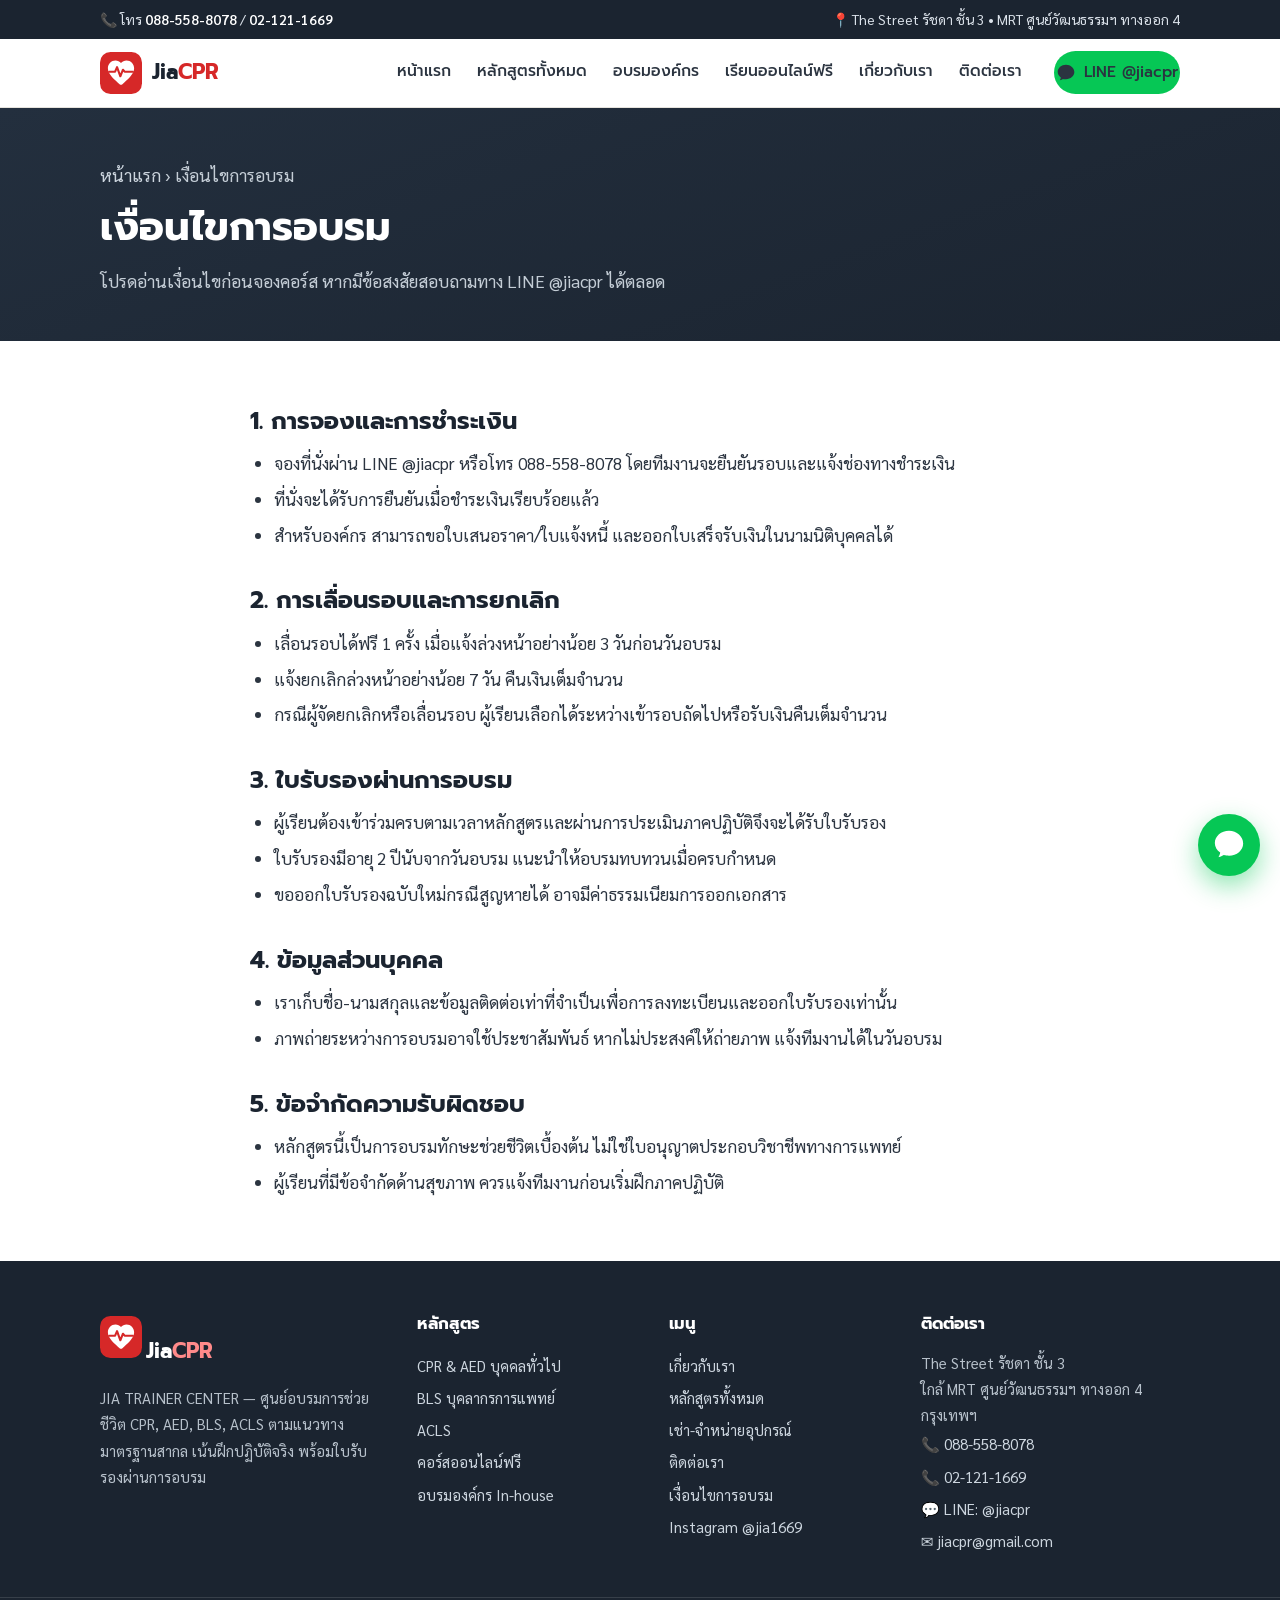
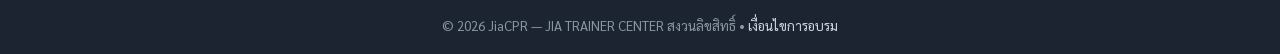
<file: terms.html>
<!DOCTYPE html>
<html lang="th">
<head>
<meta charset="UTF-8">
<meta name="viewport" content="width=device-width, initial-scale=1.0">
<title>เงื่อนไขการอบรมและนโยบาย | JiaCPR</title>
<meta name="description" content="เงื่อนไขการจองคอร์ส การชำระเงิน การเลื่อนหรือยกเลิกรอบอบรม และนโยบายใบรับรองของ JiaCPR — JIA TRAINER CENTER">
<link rel="canonical" href="https://jiacpr.vercel.app/terms">
<meta name="theme-color" content="#d62828">
<meta property="og:type" content="website">
<meta property="og:site_name" content="JiaCPR — JIA TRAINER CENTER">
<meta property="og:title" content="เงื่อนไขการอบรมและนโยบาย | JiaCPR">
<meta property="og:description" content="เงื่อนไขการจองคอร์ส การชำระเงิน การเลื่อนหรือยกเลิกรอบอบรม และนโยบายใบรับรองของ JiaCPR — JIA TRAINER CENTER">
<meta property="og:url" content="https://jiacpr.vercel.app/terms">
<meta property="og:image" content="https://jiacpr.vercel.app/assets/img/og-cover.png">
<meta property="og:locale" content="th_TH">
<meta name="twitter:card" content="summary_large_image">
<link rel="icon" type="image/svg+xml" href="assets/img/logo.svg">
<link rel="preconnect" href="https://fonts.googleapis.com">
<link rel="preconnect" href="https://fonts.gstatic.com" crossorigin>
<link href="https://fonts.googleapis.com/css2?family=Prompt:wght@500;600;700&family=Sarabun:wght@400;600&display=swap" rel="stylesheet">
<link rel="stylesheet" href="assets/css/main.css">
</head>
<body>
<div class="topbar">
  <div class="container">
    <div>📞 โทร <a href="tel:0885588078">088-558-8078</a> / <a href="tel:021211669">02-121-1669</a></div>
    <div class="topbar-right">📍 The Street รัชดา ชั้น 3 • MRT ศูนย์วัฒนธรรมฯ ทางออก 4</div>
  </div>
</div>
<header class="site-header">
  <div class="container">
    <a class="brand" href="index.html">
      <img src="assets/img/logo.svg" alt="โลโก้ JiaCPR" width="42" height="42">
      <span class="brand-name">Jia<span>CPR</span></span>
    </a>
    <nav class="main-nav" id="mainNav">
      <a href="index.html">หน้าแรก</a>
      <a href="course.html">หลักสูตรทั้งหมด</a>
      <a href="inhouse.html">อบรมองค์กร</a>
      <a href="online.html">เรียนออนไลน์ฟรี</a>
      <a href="about.html">เกี่ยวกับเรา</a>
      <a href="contact.html">ติดต่อเรา</a>
      <a class="btn btn-line btn-sm nav-cta" data-line-msg="สนใจสอบถามคอร์สอบรม"><svg viewBox="0 0 24 24" fill="currentColor"><path d="M12 2C6.48 2 2 5.86 2 10.62c0 2.73 1.48 5.16 3.79 6.74-.13.98-.55 2.35-1.27 3.31 0 0 1.9-.26 3.8-1.55.6.14 1.22.24 1.86.28.6.06 1.2.1 1.82.1 5.52 0 10-3.86 10-8.62S17.52 2 12 2z"/></svg> LINE @jiacpr</a>
    </nav>
    <button class="menu-toggle" aria-label="เปิดเมนู" aria-expanded="false" aria-controls="mainNav">
      <svg viewBox="0 0 24 24" fill="none" stroke="currentColor" stroke-width="2" stroke-linecap="round"><path d="M4 6h16M4 12h16M4 18h16"/></svg>
    </button>
  </div>
</header>
<section class="page-hero">
  <div class="container">
    <p class="crumbs"><a href="index.html">หน้าแรก</a> › เงื่อนไขการอบรม</p>
    <h1>เงื่อนไขการอบรม</h1>
    <p>โปรดอ่านเงื่อนไขก่อนจองคอร์ส หากมีข้อสงสัยสอบถามทาง LINE @jiacpr ได้ตลอด</p>
  </div>
</section>

<section class="section">
  <div class="container" style="max-width:820px">
    <!-- TODO: ตรวจแก้เงื่อนไขทุกข้อให้ตรงนโยบายจริงของศูนย์ก่อนเผยแพร่ -->
    <div class="detail-main">
      <h2>1. การจองและการชำระเงิน</h2>
      <ul>
        <li>จองที่นั่งผ่าน LINE @jiacpr หรือโทร 088-558-8078 โดยทีมงานจะยืนยันรอบและแจ้งช่องทางชำระเงิน</li>
        <li>ที่นั่งจะได้รับการยืนยันเมื่อชำระเงินเรียบร้อยแล้ว</li>
        <li>สำหรับองค์กร สามารถขอใบเสนอราคา/ใบแจ้งหนี้ และออกใบเสร็จรับเงินในนามนิติบุคคลได้</li>
      </ul>
      <h2>2. การเลื่อนรอบและการยกเลิก</h2>
      <ul>
        <li>เลื่อนรอบได้ฟรี 1 ครั้ง เมื่อแจ้งล่วงหน้าอย่างน้อย 3 วันก่อนวันอบรม</li>
        <li>แจ้งยกเลิกล่วงหน้าอย่างน้อย 7 วัน คืนเงินเต็มจำนวน</li>
        <li>กรณีผู้จัดยกเลิกหรือเลื่อนรอบ ผู้เรียนเลือกได้ระหว่างเข้ารอบถัดไปหรือรับเงินคืนเต็มจำนวน</li>
      </ul>
      <h2>3. ใบรับรองผ่านการอบรม</h2>
      <ul>
        <li>ผู้เรียนต้องเข้าร่วมครบตามเวลาหลักสูตรและผ่านการประเมินภาคปฏิบัติจึงจะได้รับใบรับรอง</li>
        <li>ใบรับรองมีอายุ 2 ปีนับจากวันอบรม แนะนำให้อบรมทบทวนเมื่อครบกำหนด</li>
        <li>ขอออกใบรับรองฉบับใหม่กรณีสูญหายได้ อาจมีค่าธรรมเนียมการออกเอกสาร</li>
      </ul>
      <h2>4. ข้อมูลส่วนบุคคล</h2>
      <ul>
        <li>เราเก็บชื่อ-นามสกุลและข้อมูลติดต่อเท่าที่จำเป็นเพื่อการลงทะเบียนและออกใบรับรองเท่านั้น</li>
        <li>ภาพถ่ายระหว่างการอบรมอาจใช้ประชาสัมพันธ์ หากไม่ประสงค์ให้ถ่ายภาพ แจ้งทีมงานได้ในวันอบรม</li>
      </ul>
      <h2>5. ข้อจำกัดความรับผิดชอบ</h2>
      <ul>
        <li>หลักสูตรนี้เป็นการอบรมทักษะช่วยชีวิตเบื้องต้น ไม่ใช่ใบอนุญาตประกอบวิชาชีพทางการแพทย์</li>
        <li>ผู้เรียนที่มีข้อจำกัดด้านสุขภาพ ควรแจ้งทีมงานก่อนเริ่มฝึกภาคปฏิบัติ</li>
      </ul>
    </div>
  </div>
</section>

<footer class="site-footer">
  <div class="container">
    <div>
      <a class="brand" href="index.html" style="margin-bottom:12px">
        <img src="assets/img/logo.svg" alt="โลโก้ JiaCPR" width="42" height="42">
        <span class="brand-name">Jia<span style="color:#ff8a8a">CPR</span></span>
      </a>
      <p>JIA TRAINER CENTER — ศูนย์อบรมการช่วยชีวิต CPR, AED, BLS, ACLS ตามแนวทางมาตรฐานสากล เน้นฝึกปฏิบัติจริง พร้อมใบรับรองผ่านการอบรม</p>
    </div>
    <div>
      <h4>หลักสูตร</h4>
      <a href="cpr-aed.html">CPR &amp; AED บุคคลทั่วไป</a>
      <a href="bls.html">BLS บุคลากรการแพทย์</a>
      <a href="acls.html">ACLS</a>
      <a href="online.html">คอร์สออนไลน์ฟรี</a>
      <a href="inhouse.html">อบรมองค์กร In-house</a>
    </div>
    <div>
      <h4>เมนู</h4>
      <a href="about.html">เกี่ยวกับเรา</a>
      <a href="course.html">หลักสูตรทั้งหมด</a>
      <a href="rental.html">เช่า-จำหน่ายอุปกรณ์</a>
      <a href="contact.html">ติดต่อเรา</a>
      <a href="terms.html">เงื่อนไขการอบรม</a>
      <a href="https://www.instagram.com/jia1669/" target="_blank" rel="noopener">Instagram @jia1669</a>
    </div>
    <div>
      <h4>ติดต่อเรา</h4>
      <p>The Street รัชดา ชั้น 3<br>ใกล้ MRT ศูนย์วัฒนธรรมฯ ทางออก 4 กรุงเทพฯ</p>
      <a href="tel:0885588078">📞 088-558-8078</a>
      <a href="tel:021211669">📞 02-121-1669</a>
      <a data-line-msg="สนใจสอบถามคอร์สอบรม">💬 LINE: @jiacpr</a>
      <a href="mailto:jiacpr@gmail.com">✉️ jiacpr@gmail.com</a>
    </div>
  </div>
  <div class="footer-bottom">© <span data-year>2026</span> JiaCPR — JIA TRAINER CENTER สงวนลิขสิทธิ์ • <a href="terms.html" style="display:inline">เงื่อนไขการอบรม</a></div>
</footer>

<a class="float-line" data-line-msg="สนใจสอบถามคอร์สอบรม" aria-label="แชท LINE @jiacpr"><svg viewBox="0 0 24 24" fill="currentColor"><path d="M12 2C6.48 2 2 5.86 2 10.62c0 2.73 1.48 5.16 3.79 6.74-.13.98-.55 2.35-1.27 3.31 0 0 1.9-.26 3.8-1.55.6.14 1.22.24 1.86.28.6.06 1.2.1 1.82.1 5.52 0 10-3.86 10-8.62S17.52 2 12 2z"/></svg></a>

<nav class="mobile-bar" aria-label="เมนูติดต่อด่วน">
  <a class="mb-call" href="tel:0885588078"><svg viewBox="0 0 24 24" fill="none" stroke="currentColor" stroke-width="2" stroke-linecap="round" stroke-linejoin="round"><path d="M22 16.92v3a2 2 0 0 1-2.18 2 19.79 19.79 0 0 1-8.63-3.07 19.5 19.5 0 0 1-6-6 19.79 19.79 0 0 1-3.07-8.67A2 2 0 0 1 4.11 2h3a2 2 0 0 1 2 1.72c.127.96.361 1.903.7 2.81a2 2 0 0 1-.45 2.11L8.09 9.91a16 16 0 0 0 6 6l1.27-1.27a2 2 0 0 1 2.11-.45c.907.339 1.85.573 2.81.7A2 2 0 0 1 22 16.92z"/></svg><span>โทรเลย</span></a>
  <a class="mb-line" data-line-msg="สนใจสอบถามคอร์สอบรม"><svg viewBox="0 0 24 24" fill="currentColor"><path d="M12 2C6.48 2 2 5.86 2 10.62c0 2.73 1.48 5.16 3.79 6.74-.13.98-.55 2.35-1.27 3.31 0 0 1.9-.26 3.8-1.55.6.14 1.22.24 1.86.28.6.06 1.2.1 1.82.1 5.52 0 10-3.86 10-8.62S17.52 2 12 2z"/></svg><span>แชท LINE</span></a>
  <a class="mb-course" href="course.html"><svg viewBox="0 0 24 24" fill="none" stroke="currentColor" stroke-width="2" stroke-linecap="round" stroke-linejoin="round"><path d="M4 19.5v-15A2.5 2.5 0 0 1 6.5 2H20v20H6.5a2.5 2.5 0 0 1 0-5H20"/></svg><span>ดูคอร์ส</span></a>
</nav>

<script src="https://ads2.jiacpr.com/track.js" data-business="jiacpr-course" defer></script>
<script src="assets/js/main.js" defer></script>
</body>
</html>
</file>
<file: assets/css/main.css>
/* ============================================================
   JiaCPR — สไตล์หลักของเว็บไซต์ (ใช้ร่วมกันทุกหน้า)
   โทนสี: แดงฉุกเฉิน + ขาวสะอาด + เขียว LINE สำหรับปุ่มติดต่อ
   ============================================================ */

:root {
  --red: #d62828;
  --red-dark: #b01e1e;
  --red-soft: #fdecec;
  --navy: #1b2430;
  --ink: #2b3440;
  --muted: #64707d;
  --line: #06c755;
  --line-dark: #05a648;
  --amber: #f4a825;
  --bg: #ffffff;
  --bg-soft: #f7f6f3;
  --border: #e6e3dd;
  --radius: 14px;
  --shadow: 0 6px 24px rgba(27, 36, 48, 0.08);
  --font-head: "Prompt", "Noto Sans Thai", system-ui, sans-serif;
  --font-body: "Sarabun", "Noto Sans Thai", system-ui, sans-serif;
}

* { box-sizing: border-box; margin: 0; padding: 0; }

html { scroll-behavior: smooth; }

body {
  font-family: var(--font-body);
  font-size: 17px;
  line-height: 1.75;
  color: var(--ink);
  background: var(--bg);
  -webkit-font-smoothing: antialiased;
}

img, svg, iframe { max-width: 100%; }

h1, h2, h3, h4 { font-family: var(--font-head); color: var(--navy); line-height: 1.35; }

a { color: var(--red); text-decoration: none; }
a:hover { text-decoration: underline; }

.container { max-width: 1120px; margin: 0 auto; padding: 0 20px; }

.section { padding: 64px 0; }
.section.alt { background: var(--bg-soft); }

.section-head { text-align: center; max-width: 720px; margin: 0 auto 40px; }
.section-head .eyebrow {
  display: inline-block; font-family: var(--font-head); font-size: 14px; font-weight: 600;
  color: var(--red); background: var(--red-soft); padding: 4px 14px; border-radius: 999px;
  margin-bottom: 12px; letter-spacing: .02em;
}
.section-head h2 { font-size: clamp(26px, 4vw, 36px); margin-bottom: 10px; }
.section-head p { color: var(--muted); }

/* ---------- ปุ่ม ---------- */
.btn {
  display: inline-flex; align-items: center; justify-content: center; gap: 8px;
  font-family: var(--font-head); font-weight: 600; font-size: 16px;
  padding: 13px 26px; border-radius: 999px; border: 2px solid transparent;
  cursor: pointer; transition: transform .15s ease, box-shadow .15s ease, background .15s ease;
  text-decoration: none !important; white-space: nowrap;
}
.btn:hover { transform: translateY(-2px); box-shadow: var(--shadow); }
.btn svg { width: 20px; height: 20px; flex: none; }

.btn-line { background: var(--line); color: #fff; }
.btn-line:hover { background: var(--line-dark); }
.btn-red { background: var(--red); color: #fff; }
.btn-red:hover { background: var(--red-dark); }
.btn-outline { background: #fff; color: var(--navy); border-color: var(--border); }
.btn-ghost { background: transparent; color: #fff; border-color: rgba(255,255,255,.55); }
.btn-sm { padding: 9px 18px; font-size: 14.5px; }
.btn-lg { padding: 16px 34px; font-size: 18px; }

/* ---------- แถบประกาศ + เฮดเดอร์ ---------- */
.topbar {
  background: var(--navy); color: #dbe2ea; font-size: 14px; padding: 7px 0;
}
.topbar .container { display: flex; justify-content: space-between; gap: 16px; flex-wrap: wrap; }
.topbar a { color: #fff; font-weight: 600; }

.site-header {
  position: sticky; top: 0; z-index: 50; background: rgba(255,255,255,.96);
  backdrop-filter: blur(8px); border-bottom: 1px solid var(--border);
}
.site-header .container {
  display: flex; align-items: center; justify-content: space-between; gap: 16px; height: 68px;
}
.brand { display: flex; align-items: center; gap: 10px; text-decoration: none !important; }
.brand img { height: 42px; width: 42px; }
.brand .brand-name { font-family: var(--font-head); font-weight: 700; font-size: 21px; color: var(--navy); }
.brand .brand-name span { color: var(--red); }

.main-nav { display: flex; align-items: center; gap: 26px; }
.main-nav a {
  font-family: var(--font-head); font-size: 15.5px; font-weight: 500; color: var(--ink);
  text-decoration: none !important; padding: 6px 0; border-bottom: 2px solid transparent;
}
.main-nav a:hover, .main-nav a.active { color: var(--red); border-bottom-color: var(--red); }
.nav-cta { margin-left: 6px; }

.menu-toggle {
  display: none; background: none; border: none; cursor: pointer; padding: 8px;
}
.menu-toggle svg { width: 28px; height: 28px; color: var(--navy); }

/* ---------- ฮีโร่ ---------- */
.hero {
  background:
    radial-gradient(1100px 500px at 85% -10%, rgba(214,40,40,.16), transparent 60%),
    linear-gradient(160deg, #232f3e 0%, var(--navy) 55%, #16202b 100%);
  color: #eef2f6; overflow: hidden;
}
.hero .container {
  display: grid; grid-template-columns: 1.15fr .85fr; gap: 48px; align-items: center;
  padding-top: 72px; padding-bottom: 72px;
}
.hero h1 { color: #fff; font-size: clamp(30px, 4.6vw, 46px); margin: 14px 0 16px; }
.hero h1 .hl { color: #ffb3b3; }
.hero p.lead { font-size: 18.5px; color: #c4cdd6; max-width: 540px; }
.hero-badge {
  display: inline-flex; align-items: center; gap: 8px; background: rgba(214,40,40,.18);
  border: 1px solid rgba(255,150,150,.4); color: #ffd9d9; font-family: var(--font-head);
  font-size: 14px; padding: 6px 16px; border-radius: 999px;
}
.hero-ctas { display: flex; gap: 14px; flex-wrap: wrap; margin: 28px 0 22px; }
.hero-points { display: flex; gap: 22px; flex-wrap: wrap; padding: 0; list-style: none; }
.hero-points li { display: flex; align-items: center; gap: 8px; font-size: 15px; color: #b7c1cb; }
.hero-points svg { width: 18px; height: 18px; color: var(--line); flex: none; }
.hero-art { text-align: center; }
.hero-art img, .hero-art svg { width: 100%; max-width: 430px; filter: drop-shadow(0 18px 40px rgba(0,0,0,.35)); }

.stat-strip { background: var(--red); color: #fff; }
.stat-strip .container {
  display: grid; grid-template-columns: repeat(4, 1fr); gap: 12px; padding: 22px 20px; text-align: center;
}
.stat-strip .num { font-family: var(--font-head); font-weight: 700; font-size: 26px; display: block; }
.stat-strip .lbl { font-size: 14px; opacity: .92; }

/* ---------- การ์ดคอร์ส ---------- */
.grid { display: grid; gap: 24px; }
.grid.cols-3 { grid-template-columns: repeat(3, 1fr); }
.grid.cols-2 { grid-template-columns: repeat(2, 1fr); }
.grid.cols-4 { grid-template-columns: repeat(4, 1fr); }

.card {
  background: #fff; border: 1px solid var(--border); border-radius: var(--radius);
  box-shadow: var(--shadow); overflow: hidden; display: flex; flex-direction: column;
  position: relative;
}
.card .card-media { background: var(--bg-soft); aspect-ratio: 16/9; display: block; }
.card .card-media img, .card .card-media svg { width: 100%; height: 100%; object-fit: cover; display: block; }
.card .card-body { padding: 22px 24px 24px; display: flex; flex-direction: column; gap: 10px; flex: 1; }
/* การ์ดที่มีป้ายมุมแต่ไม่มีรูป ต้องเว้นที่ให้ป้าย ไม่งั้นป้ายทับชื่อหัวข้อ */
.card > .ribbon + .card-body { padding-top: 46px; }
.card h3 { font-size: 20px; }
.card p { color: var(--muted); font-size: 15.5px; }
.card .meta { display: flex; gap: 14px; flex-wrap: wrap; font-size: 14px; color: var(--muted); }
.card .meta span { display: inline-flex; align-items: center; gap: 6px; }
.card .meta svg { width: 16px; height: 16px; color: var(--red); }
.card .price-row { display: flex; align-items: baseline; gap: 8px; margin-top: auto; padding-top: 8px; }
.card .price { font-family: var(--font-head); font-weight: 700; font-size: 24px; color: var(--red); }
.card .price small { font-size: 14px; color: var(--muted); font-weight: 400; }
.card .price-note { font-size: 13.5px; color: var(--muted); }
.card .card-actions { display: flex; gap: 10px; flex-wrap: wrap; margin-top: 12px; }
.card .card-actions .btn { flex: 1; }

.ribbon {
  position: absolute; top: 14px; left: -6px; background: var(--amber); color: #4a3300;
  font-family: var(--font-head); font-weight: 600; font-size: 13px; padding: 5px 14px;
  border-radius: 0 8px 8px 0; box-shadow: 0 3px 8px rgba(0,0,0,.15); z-index: 2;
}
.ribbon.free { background: var(--line); color: #fff; }

.includes { list-style: none; padding: 0; display: grid; gap: 6px; font-size: 14.5px; color: var(--ink); }
.includes li { display: flex; gap: 8px; align-items: flex-start; }
.includes svg { width: 17px; height: 17px; color: var(--line); flex: none; margin-top: 4px; }

/* ---------- จุดเด่น ---------- */
.feature { text-align: center; padding: 26px 20px; }
.feature .icon {
  width: 58px; height: 58px; margin: 0 auto 14px; border-radius: 16px;
  background: var(--red-soft); color: var(--red); display: flex; align-items: center; justify-content: center;
}
.feature .icon svg { width: 28px; height: 28px; }
.feature h3 { font-size: 18px; margin-bottom: 6px; }
.feature p { font-size: 14.5px; color: var(--muted); }

/* ---------- ตารางรอบอบรม ---------- */
.schedule-wrap { overflow-x: auto; border: 1px solid var(--border); border-radius: var(--radius); background: #fff; box-shadow: var(--shadow); }
table.schedule { width: 100%; border-collapse: collapse; min-width: 640px; }
table.schedule th, table.schedule td { padding: 14px 18px; text-align: left; font-size: 15.5px; }
table.schedule thead th {
  background: var(--navy); color: #fff; font-family: var(--font-head); font-weight: 600; font-size: 14.5px;
}
table.schedule tbody tr { border-top: 1px solid var(--border); }
table.schedule tbody tr:hover { background: var(--bg-soft); }
.seat-badge {
  display: inline-block; font-size: 13px; font-family: var(--font-head); padding: 3px 12px; border-radius: 999px;
}
.seat-badge.open { background: #e7f8ee; color: #0a7d43; }
.seat-badge.few { background: #fdf1dc; color: #9a6b00; }
.seat-badge.full { background: #f1f2f4; color: #6a7480; }

/* ---------- รีวิว ---------- */
.quote {
  background: #fff; border: 1px solid var(--border); border-radius: var(--radius);
  padding: 26px; box-shadow: var(--shadow); display: flex; flex-direction: column; gap: 14px;
}
.quote .stars { color: var(--amber); letter-spacing: 3px; font-size: 18px; }
.quote p { font-size: 15.5px; color: var(--ink); }
.quote .who { font-size: 14px; color: var(--muted); font-family: var(--font-head); }

/* ---------- FAQ ---------- */
.faq-item { border: 1px solid var(--border); border-radius: 12px; background: #fff; margin-bottom: 12px; overflow: hidden; }
.faq-item summary {
  cursor: pointer; list-style: none; display: flex; justify-content: space-between; align-items: center;
  gap: 14px; padding: 16px 22px; font-family: var(--font-head); font-weight: 600; font-size: 16.5px; color: var(--navy);
}
.faq-item summary::-webkit-details-marker { display: none; }
.faq-item summary::after { content: "+"; font-size: 22px; color: var(--red); flex: none; }
.faq-item[open] summary::after { content: "–"; }
.faq-item .faq-body { padding: 0 22px 18px; color: var(--muted); font-size: 15.5px; }

/* ---------- แถบ CTA ใหญ่ ---------- */
.cta-banner {
  background: linear-gradient(135deg, var(--red) 0%, #a11d1d 100%);
  border-radius: 20px; color: #fff; padding: 44px 40px; text-align: center;
  box-shadow: 0 16px 44px rgba(214,40,40,.35);
}
.cta-banner h2 { color: #fff; font-size: clamp(24px, 3.4vw, 32px); margin-bottom: 10px; }
.cta-banner p { opacity: .95; max-width: 620px; margin: 0 auto 24px; }
.cta-banner .btn-line { box-shadow: 0 8px 22px rgba(0,0,0,.25); }

/* ---------- หน้า detail ---------- */
.page-hero { background: linear-gradient(160deg, #232f3e, var(--navy)); color: #fff; padding: 52px 0 44px; }
.page-hero h1 { color: #fff; font-size: clamp(28px, 4vw, 40px); margin: 10px 0 12px; }
.page-hero p { color: #c4cdd6; max-width: 640px; font-size: 17.5px; }
.crumbs { font-size: 14px; color: #9aa7b4; }
.crumbs a { color: #cdd6df; }

.detail-grid { display: grid; grid-template-columns: 1fr 360px; gap: 36px; align-items: start; }
.detail-main h2 { font-size: 24px; margin: 34px 0 12px; }
.detail-main h2:first-child { margin-top: 0; }
.detail-main ul { padding-left: 24px; display: grid; gap: 6px; }
.detail-main .note { background: var(--red-soft); border-left: 4px solid var(--red); border-radius: 8px; padding: 14px 18px; font-size: 15px; }

.buy-box {
  position: sticky; top: 92px; background: #fff; border: 1px solid var(--border); border-radius: var(--radius);
  box-shadow: var(--shadow); padding: 26px; display: flex; flex-direction: column; gap: 14px;
}
.buy-box .price { font-family: var(--font-head); font-weight: 700; font-size: 32px; color: var(--red); }
.buy-box .price small { font-size: 15px; color: var(--muted); font-weight: 400; }
.buy-box .btn { width: 100%; }
.buy-box .fine { font-size: 13.5px; color: var(--muted); text-align: center; }

/* ---------- ฟุตเตอร์ ---------- */
.site-footer { background: var(--navy); color: #b7c1cb; font-size: 15px; margin-top: 0; }
.site-footer .container { display: grid; grid-template-columns: 1.3fr 1fr 1fr 1.2fr; gap: 36px; padding: 52px 20px 40px; }
.site-footer h4 { color: #fff; font-size: 16.5px; margin-bottom: 14px; }
.site-footer a { color: #cdd6df; display: block; padding: 3px 0; }
.site-footer .brand-name { color: #fff; }
.footer-bottom { border-top: 1px solid rgba(255,255,255,.12); padding: 16px 0; text-align: center; font-size: 13.5px; color: #8a97a5; }

/* ---------- ปุ่ม LINE ลอย + แถบล่างมือถือ ---------- */
.float-line {
  position: fixed; right: 20px; bottom: 24px; z-index: 60;
  width: 62px; height: 62px; border-radius: 50%; background: var(--line);
  display: flex; align-items: center; justify-content: center;
  box-shadow: 0 10px 26px rgba(6,199,85,.45); transition: transform .15s ease;
}
.float-line:hover { transform: scale(1.08); }
.float-line svg { width: 34px; height: 34px; color: #fff; }

.mobile-bar {
  display: none; position: fixed; left: 0; right: 0; bottom: 0; z-index: 70;
  background: #fff; border-top: 1px solid var(--border); box-shadow: 0 -6px 18px rgba(0,0,0,.08);
}
.mobile-bar a {
  flex: 1; display: flex; flex-direction: column; align-items: center; gap: 3px;
  padding: 9px 4px 10px; font-family: var(--font-head); font-size: 12.5px; font-weight: 600;
  text-decoration: none !important;
}
.mobile-bar svg { width: 22px; height: 22px; }
.mobile-bar .mb-call { color: var(--navy); }
.mobile-bar .mb-line { color: #fff; background: var(--line); }
.mobile-bar .mb-course { color: var(--red); }

/* ---------- อื่น ๆ ---------- */
.qr-box { text-align: center; background: #fff; border: 1px solid var(--border); border-radius: var(--radius); padding: 26px; box-shadow: var(--shadow); }
.qr-box img { width: 190px; height: 190px; }
.qr-box p { font-size: 14.5px; color: var(--muted); margin-top: 10px; }

.map-embed { border: 0; width: 100%; height: 380px; border-radius: var(--radius); box-shadow: var(--shadow); }

.contact-list { list-style: none; padding: 0; display: grid; gap: 16px; }
.contact-list li { display: flex; gap: 14px; align-items: flex-start; }
.contact-list .c-icon {
  width: 44px; height: 44px; flex: none; border-radius: 12px; background: var(--red-soft); color: var(--red);
  display: flex; align-items: center; justify-content: center;
}
.contact-list .c-icon svg { width: 22px; height: 22px; }
.contact-list strong { font-family: var(--font-head); display: block; color: var(--navy); }

.logo-row { display: flex; gap: 30px; flex-wrap: wrap; justify-content: center; align-items: center; opacity: .8; }
.logo-row span {
  font-family: var(--font-head); font-weight: 600; color: var(--muted); font-size: 15px;
  border: 1px dashed var(--border); padding: 10px 22px; border-radius: 10px; background: #fff;
}

.tag { display: inline-block; background: var(--bg-soft); border: 1px solid var(--border); color: var(--muted); font-size: 13px; padding: 3px 12px; border-radius: 999px; font-family: var(--font-head); }

/* ---------- Responsive ---------- */
@media (max-width: 960px) {
  .hero .container { grid-template-columns: 1fr; text-align: center; padding-top: 52px; padding-bottom: 52px; }
  .hero p.lead { margin: 0 auto; }
  .hero-ctas, .hero-points { justify-content: center; }
  .hero-art { display: none; }
  .grid.cols-3, .grid.cols-4 { grid-template-columns: repeat(2, 1fr); }
  .detail-grid { grid-template-columns: 1fr; }
  .buy-box { position: static; }
  .site-footer .container { grid-template-columns: 1fr 1fr; }
}

@media (max-width: 680px) {
  body { padding-bottom: 64px; } /* เผื่อพื้นที่ mobile-bar */
  .main-nav {
    display: none; position: absolute; top: 68px; left: 0; right: 0; flex-direction: column;
    background: #fff; border-bottom: 1px solid var(--border); padding: 14px 22px 20px; gap: 4px;
    align-items: stretch; box-shadow: 0 14px 30px rgba(0,0,0,.1);
  }
  .main-nav.open { display: flex; }
  .main-nav a { padding: 10px 4px; border-bottom: none; font-size: 17px; }
  .nav-cta { margin: 10px 0 0; }
  .menu-toggle { display: block; }
  .topbar .container { justify-content: center; }
  .topbar .topbar-right { display: none; }
  .grid.cols-2, .grid.cols-3, .grid.cols-4 { grid-template-columns: 1fr; }
  .stat-strip .container { grid-template-columns: repeat(2, 1fr); }
  .mobile-bar { display: flex; }
  .float-line { display: none; } /* มือถือใช้แถบล่างแทน */
  .section { padding: 46px 0; }
  .cta-banner { padding: 34px 22px; }
  .site-footer .container { grid-template-columns: 1fr; gap: 26px; }
}
</file>
